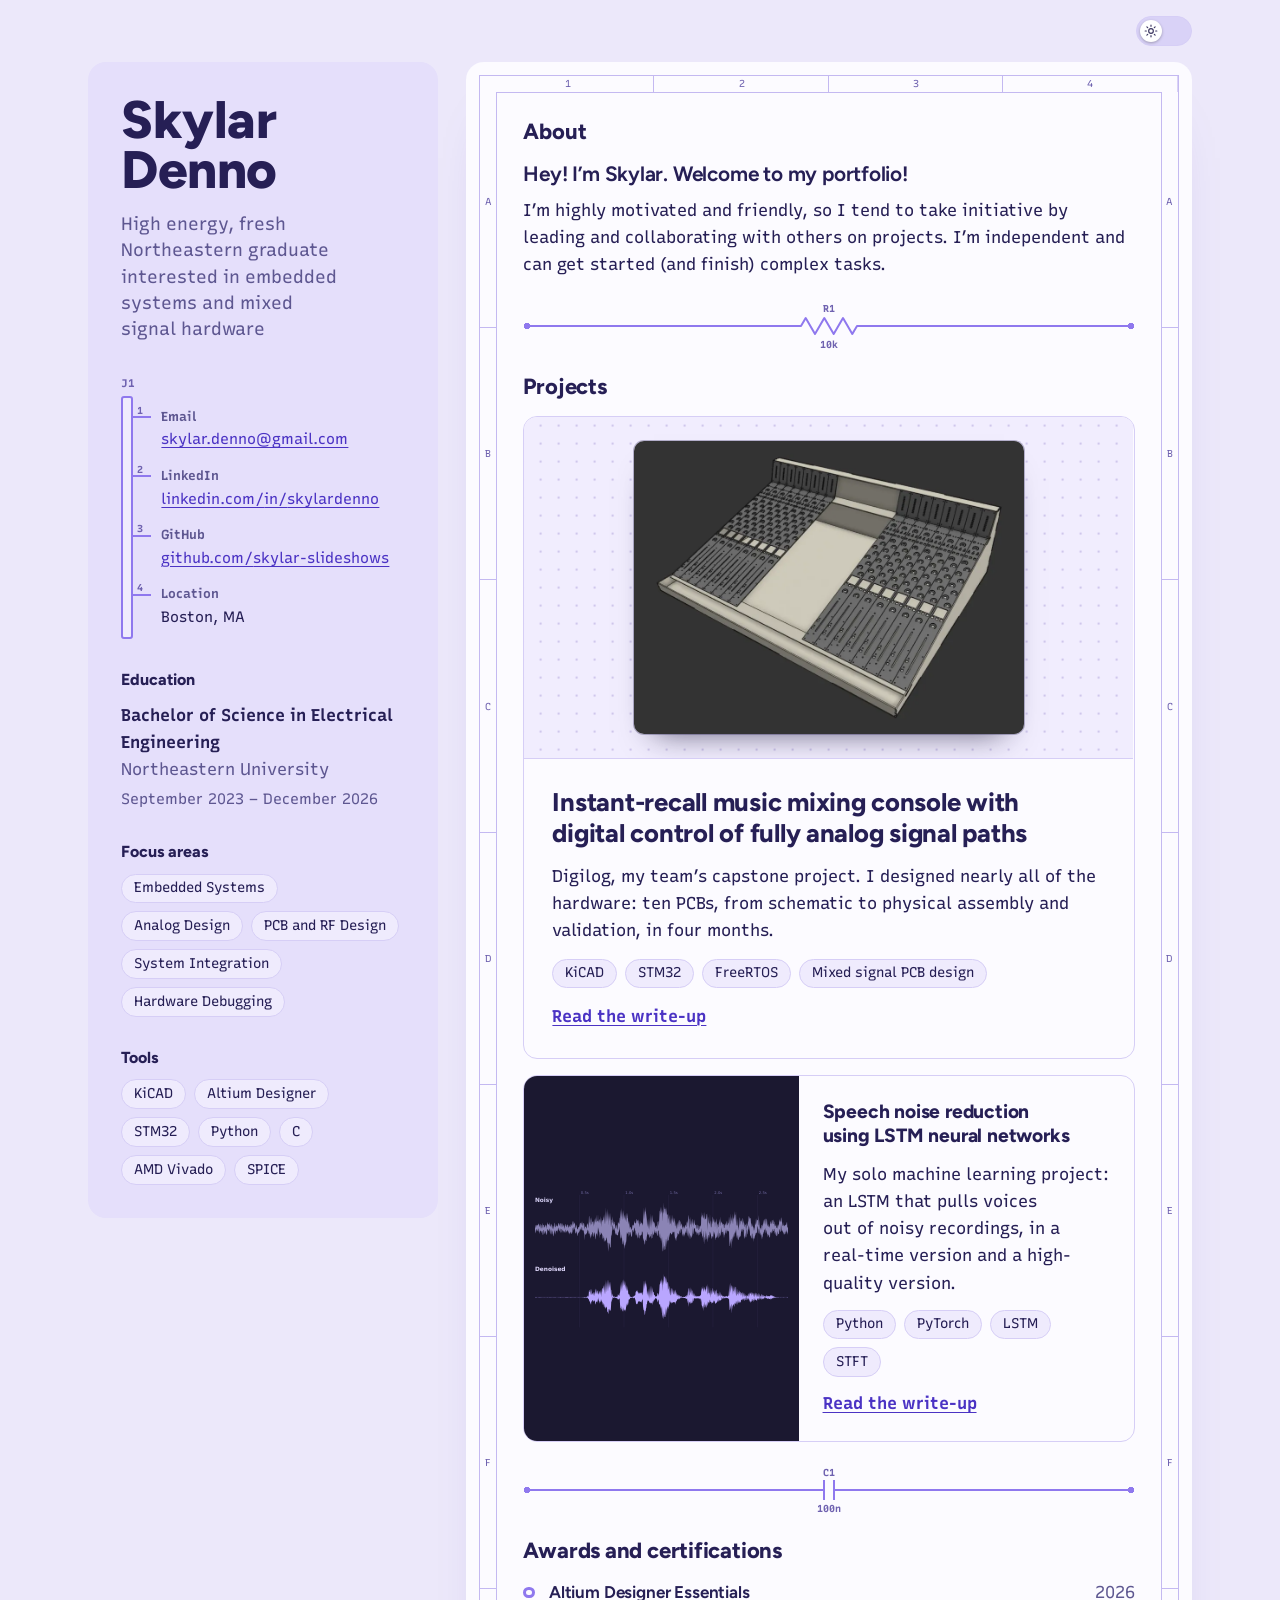
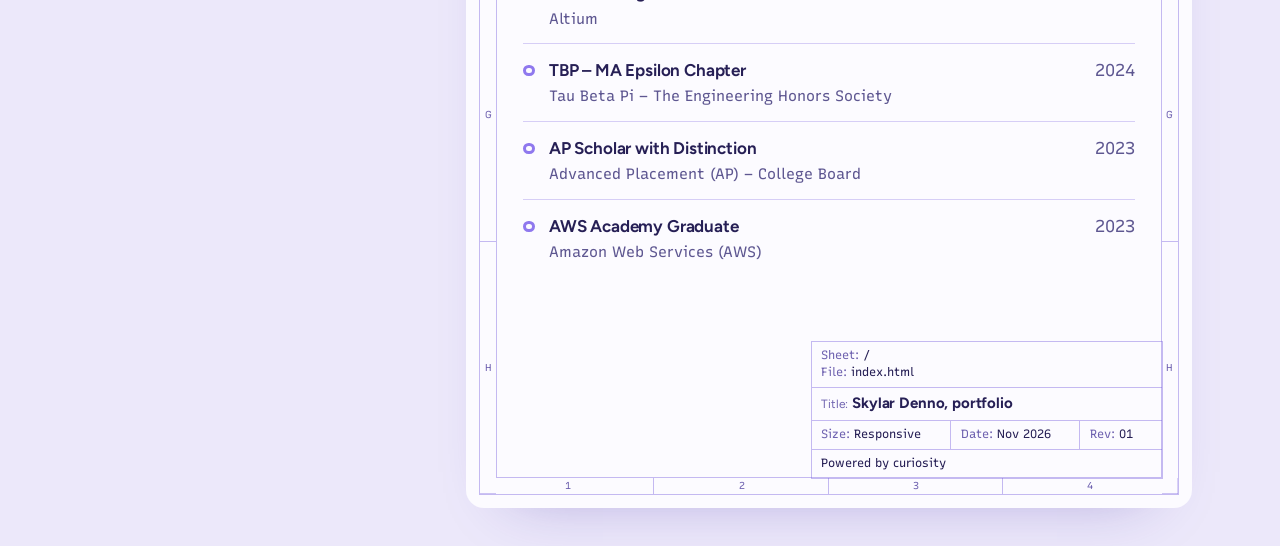
<file: index.html>
<!doctype html>
<html lang="en">
<head>
  <meta charset="utf-8">
  <meta name="viewport" content="width=device-width, initial-scale=1">
  <title>Skylar Denno | Embedded systems and mixed signal hardware</title>
  <meta name="description" content="High energy, fresh Northeastern graduate interested in embedded systems and mixed signal hardware.">
  <link rel="canonical" href="https://skylar.solutions/">
  <meta name="color-scheme" content="light dark">
  <meta name="theme-color" content="#ececef">

  <!-- Apply the saved (or system) theme before first paint -->
  <script>
    (function () {
      var theme;
      try { theme = localStorage.getItem("theme"); } catch (e) {}
      if (theme !== "light" && theme !== "dark") {
        theme = matchMedia("(prefers-color-scheme: dark)").matches ? "dark" : "light";
      }
      document.documentElement.dataset.theme = theme;
    })();
  </script>

  <!-- Link previews (LinkedIn, iMessage, Slack...) -->
  <meta property="og:type" content="website">
  <meta property="og:url" content="https://skylar.solutions/">
  <meta property="og:site_name" content="Skylar Denno">
  <meta property="og:title" content="Skylar Denno">
  <meta property="og:description" content="High energy, fresh Northeastern graduate interested in embedded systems and mixed signal hardware.">
  <meta property="og:image" content="https://skylar.solutions/assets/img/digilog-og.jpg">
  <meta property="og:image:alt" content="3D render of the analog mixing console from Skylar's capstone project">
  <meta name="twitter:card" content="summary_large_image">

  <link rel="icon" href="assets/favicon.svg" type="image/svg+xml">
  <link rel="icon" href="assets/favicon-32.png" sizes="32x32" type="image/png">
  <link rel="apple-touch-icon" href="assets/apple-touch-icon.png">
  <link rel="preconnect" href="https://fonts.googleapis.com">
  <link rel="preconnect" href="https://fonts.gstatic.com" crossorigin>
  <link rel="stylesheet" href="https://fonts.googleapis.com/css2?family=Figtree:wght@400..900&family=Recursive:wght,CASL,MONO@300..1000,0..1,0..1&display=swap">
  <link rel="stylesheet" href="assets/site.css?v=20261109q">
  <script src="assets/site.js?v=20261109q" defer></script>
  <script src="assets/pcb-traces.js?v=20261109q" defer></script>

  <script type="application/ld+json">
  {
    "@context": "https://schema.org",
    "@type": "Person",
    "name": "Skylar Denno",
    "url": "https://skylar.solutions/",
    "email": "mailto:skylar.denno@gmail.com",
    "address": { "@type": "PostalAddress", "addressLocality": "Boston", "addressRegion": "MA", "addressCountry": "US" },
    "alumniOf": { "@type": "CollegeOrUniversity", "name": "Northeastern University" },
    "knowsAbout": ["Embedded systems", "Mixed signal hardware", "PCB design", "Analog design", "STM32"],
    "sameAs": ["https://www.linkedin.com/in/skylardenno/", "https://github.com/skylar-slideshows/"]
  }
  </script>
</head>
<body>
  <a class="skip-link" href="#main">Skip to content</a>

  <div class="topbar">
    <button class="theme-switch" type="button" role="switch" aria-checked="false" aria-label="Dark mode">
      <span class="theme-switch__thumb" aria-hidden="true">
        <svg class="theme-switch__icon theme-switch__sun" viewBox="0 0 24 24" fill="none" stroke="currentColor" stroke-width="2" stroke-linecap="round">
          <circle cx="12" cy="12" r="4"/>
          <path d="M12 2v2M12 20v2M4.93 4.93l1.41 1.41M17.66 17.66l1.41 1.41M2 12h2M20 12h2M6.34 17.66l-1.41 1.41M19.07 4.93l-1.41 1.41"/>
        </svg>
        <svg class="theme-switch__icon theme-switch__moon" viewBox="0 0 24 24">
          <path fill="currentColor" d="M12 3a6 6 0 0 0 9 9 9 9 0 1 1-9-9Z"/>
        </svg>
      </span>
    </button>
  </div>

  <div class="home">

    <!-- Sidebar: who I am and how to reach me -->
    <header class="profile">
      <div>
        <h1 class="profile__name">Skylar Denno</h1>
        <p class="profile__headline">High energy, fresh Northeastern graduate interested in embedded systems and mixed signal hardware</p>
      </div>

      <!-- Drawn as J1, a 4-pin connector (see "Contact list drawn as J1" in site.css) -->
      <dl class="contact">
        <div>
          <dt>Email</dt>
          <dd><a href="mailto:skylar.denno@gmail.com">skylar.denno@gmail.com</a></dd>
        </div>
        <div>
          <dt>LinkedIn</dt>
          <dd><a href="https://www.linkedin.com/in/skylardenno/" target="_blank" rel="noopener me">linkedin.com/<wbr>in/<wbr>skylardenno</a></dd>
        </div>
        <div>
          <dt>GitHub</dt>
          <dd><a href="https://github.com/skylar-slideshows/" target="_blank" rel="noopener me">github.com/<wbr>skylar-slideshows</a></dd>
        </div>
        <div>
          <dt>Location</dt>
          <dd>Boston, MA</dd>
        </div>
      </dl>

      <section aria-labelledby="education-title">
        <h2 class="profile__subhead" id="education-title">Education</h2>
        <p class="edu__degree">Bachelor of Science in Electrical Engineering</p>
        <p class="edu__school">Northeastern University</p>
        <p class="edu__dates">September 2023 – December 2026</p>
      </section>

      <section aria-labelledby="focus-title">
        <h2 class="profile__subhead" id="focus-title">Focus areas</h2>
        <ul class="tags">
          <li class="tag">Embedded Systems</li>
          <li class="tag">Analog Design</li>
          <li class="tag">PCB and RF Design</li>
          <li class="tag">System Integration</li>
          <li class="tag">Hardware Debugging</li>
        </ul>
      </section>

      <section aria-labelledby="tools-title">
        <h2 class="profile__subhead" id="tools-title">Tools</h2>
        <ul class="tags">
          <li class="tag">KiCAD</li>
          <li class="tag">Altium Designer</li>
          <li class="tag">STM32</li>
          <li class="tag">Python</li>
          <li class="tag">C</li>
          <li class="tag">AMD Vivado</li>
          <li class="tag">SPICE</li>
        </ul>
      </section>
    </header>

    <!-- Main content, drawn as schematic sheet "/" -->
    <main class="sheet home-sheet" id="main">
      <div class="sheet-frame" aria-hidden="true"></div>

      <section aria-labelledby="about-title">
        <h2 class="section__title" id="about-title">About</h2>
        <p class="about__hello">Hey! I’m Skylar. Welcome to my portfolio!</p>
        <p>I’m highly motivated and friendly, so I tend to take initiative by leading and collaborating with others on projects. I’m independent and can get started (and finish) complex tasks.</p>
      </section>

      <div class="wire" aria-hidden="true">
        <svg class="wire__part" width="120" height="48" viewBox="0 0 120 48">
          <text x="60" y="10">R1</text>
          <path d="M0 24H32L36.7 16L46 32L55.3 16L64.7 32L74 16L83.3 32L88 24H120"/>
          <text x="60" y="46">10k</text>
        </svg>
      </div>

      <section id="projects" aria-labelledby="projects-title">
        <h2 class="section__title" id="projects-title">Projects</h2>

        <!-- Featured project. Hovering the card draws the PCB traces (assets/pcb-traces.js). -->
        <article class="project-feature" data-pcb-trigger>
          <div class="pcb-stage" data-pcb>
            <div class="pcb-canvas">
              <picture class="pcb-chip">
                <source type="image/webp"
                        srcset="assets/img/digilog-console-900.webp 900w, assets/img/digilog-console.webp 1443w"
                        sizes="(min-width: 960px) 420px, 80vw">
                <img src="assets/img/digilog-console.jpg" width="1443" height="1082" decoding="async"
                     alt="3D render of the mixing console: two banks of eight channel strips with knobs and fader slots, set into a sloped cream-colored desk">
              </picture>
            </div>
          </div>

          <div class="project-feature__body">
            <h3 class="project-feature__title">
              <a href="digilog/">Instant-recall music mixing console with digital control of fully analog signal paths</a>
            </h3>
            <p>Digilog, my team’s capstone project. I designed nearly all of the hardware: ten PCBs, from schematic to physical assembly and validation, in four months.</p>
            <ul class="tags" aria-label="Tools used">
              <li class="tag">KiCAD</li>
              <li class="tag">STM32</li>
              <li class="tag">FreeRTOS</li>
              <li class="tag">Mixed signal PCB design</li>
            </ul>
            <span class="project-feature__more" aria-hidden="true">Read the write-up</span>
          </div>
        </article>

        <!-- Second project. The playhead sweep on hover is pure CSS (site.css). -->
        <article class="project-card">
          <div class="project-card__media">
            <img src="assets/img/denoise/waveform-p232_036.svg" width="1600" height="900" loading="lazy"
                 alt="A noisy speech waveform above the same clip after denoising">
            <span class="project-card__playhead" aria-hidden="true"></span>
          </div>
          <div class="project-card__body">
            <h3 class="project-card__title"><a href="denoise/">Speech noise reduction using LSTM neural networks</a></h3>
            <p>My solo machine learning project: an LSTM that pulls voices out of noisy recordings, in a real-time version and a high-quality version.</p>
            <ul class="tags" aria-label="Tools used">
              <li class="tag">Python</li>
              <li class="tag">PyTorch</li>
              <li class="tag">LSTM</li>
              <li class="tag">STFT</li>
            </ul>
            <span class="project-feature__more" aria-hidden="true">Read the write-up</span>
          </div>
        </article>
      </section>

      <div class="wire" aria-hidden="true">
        <svg class="wire__part" width="120" height="48" viewBox="0 0 120 48">
          <text x="60" y="10">C1</text>
          <path d="M0 24H55M55 14V34M65 14V34M65 24H120"/>
          <text x="60" y="46">100n</text>
        </svg>
      </div>

      <section aria-labelledby="awards-title">
        <h2 class="section__title" id="awards-title">Awards and certifications</h2>
        <ul class="awards">
          <li class="award">
            <span class="award__name">Altium Designer Essentials</span>
            <span class="award__year">2026</span>
            <span class="award__org">Altium</span>
          </li>
          <li class="award">
            <span class="award__name">TBP – MA Epsilon Chapter</span>
            <span class="award__year">2024</span>
            <span class="award__org">Tau Beta Pi – The Engineering Honors Society</span>
          </li>
          <li class="award">
            <span class="award__name">AP Scholar with Distinction</span>
            <span class="award__year">2023</span>
            <span class="award__org">Advanced Placement (AP) – College Board</span>
          </li>
          <li class="award">
            <span class="award__name">AWS Academy Graduate</span>
            <span class="award__year">2023</span>
            <span class="award__org">Amazon Web Services (AWS)</span>
          </li>
        </ul>
      </section>

      <!-- Schematic title block. Update the date and rev when you change the site. -->
      <footer class="title-block" aria-hidden="true">
        <p class="title-block__wide"><span>Sheet:</span> /<br><span>File:</span> index.html</p>
        <p class="title-block__wide title-block__title"><span>Title:</span> Skylar Denno, portfolio</p>
        <p><span>Size:</span> Responsive</p>
        <p><span>Date:</span> Nov 2026</p>
        <p><span>Rev:</span> 01</p>
        <p class="title-block__wide">Powered by curiosity</p>
      </footer>
    </main>
  </div>
</body>
</html>
</file>
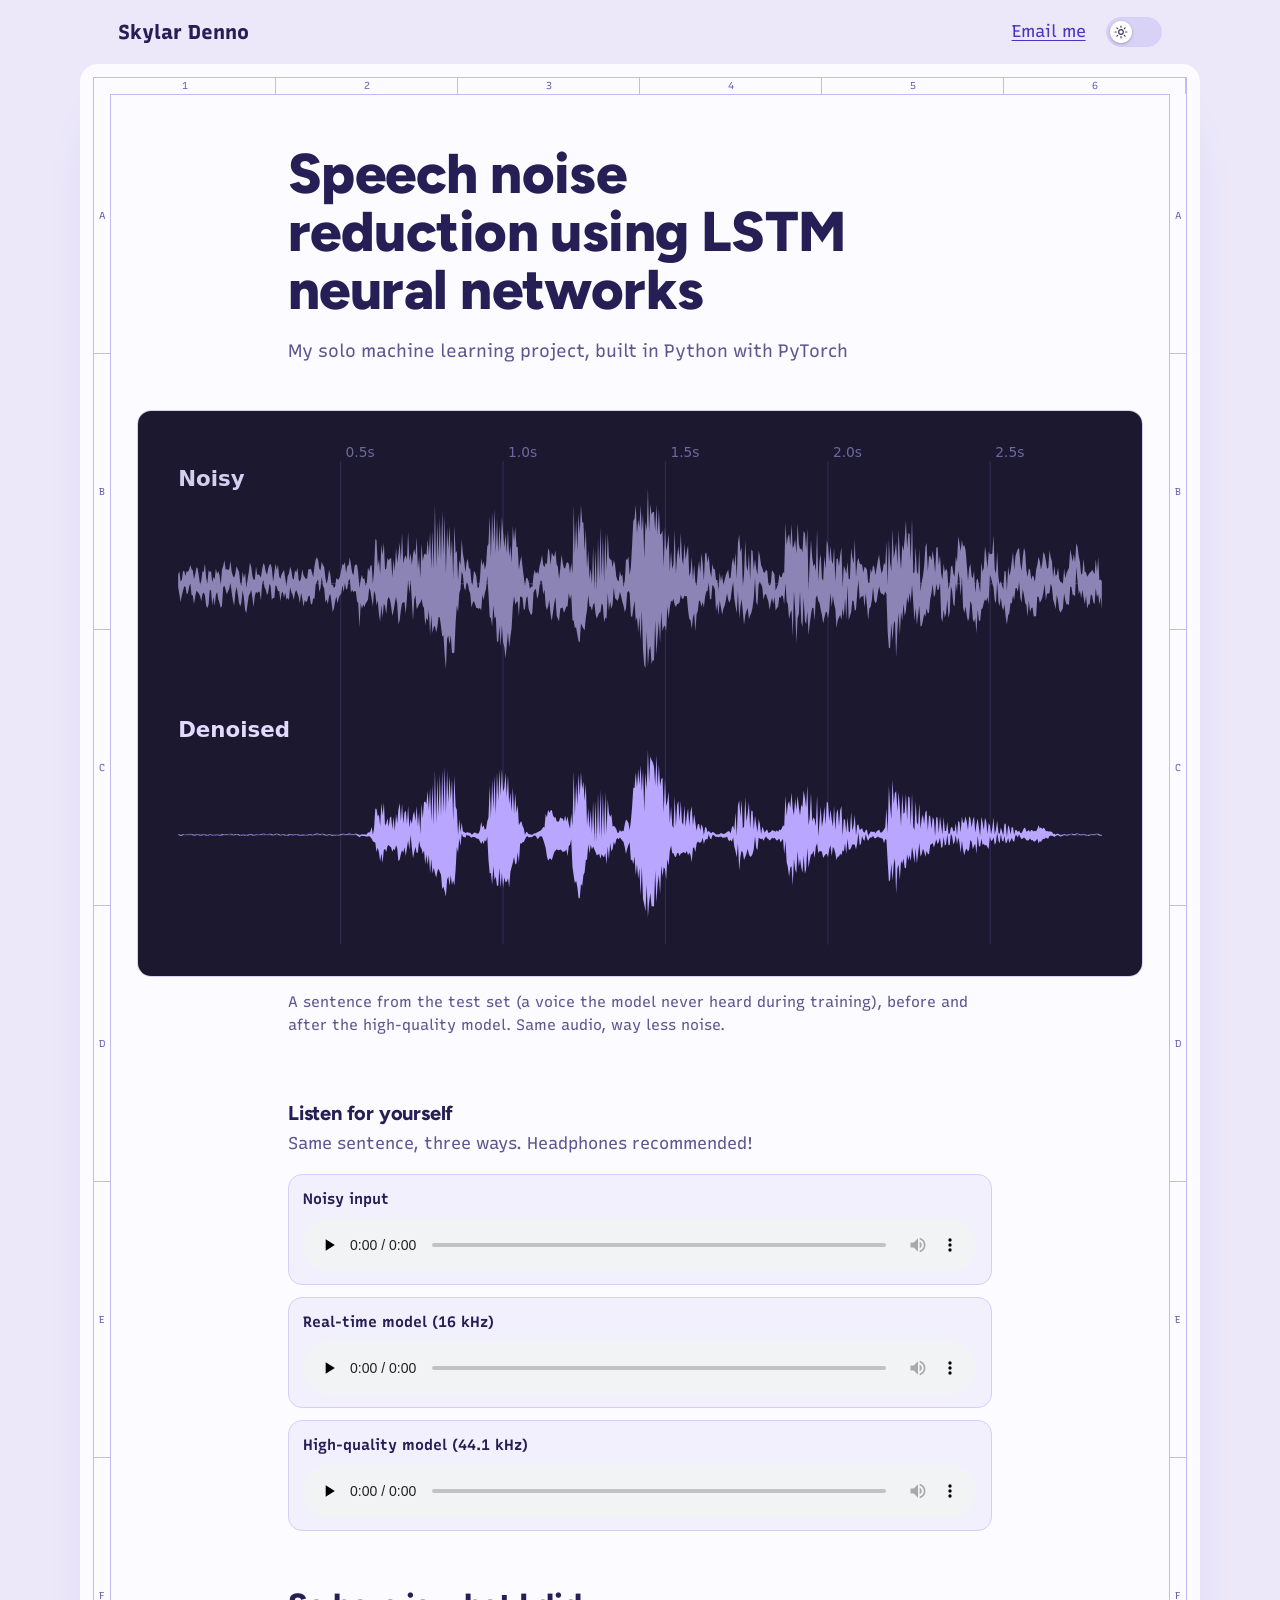
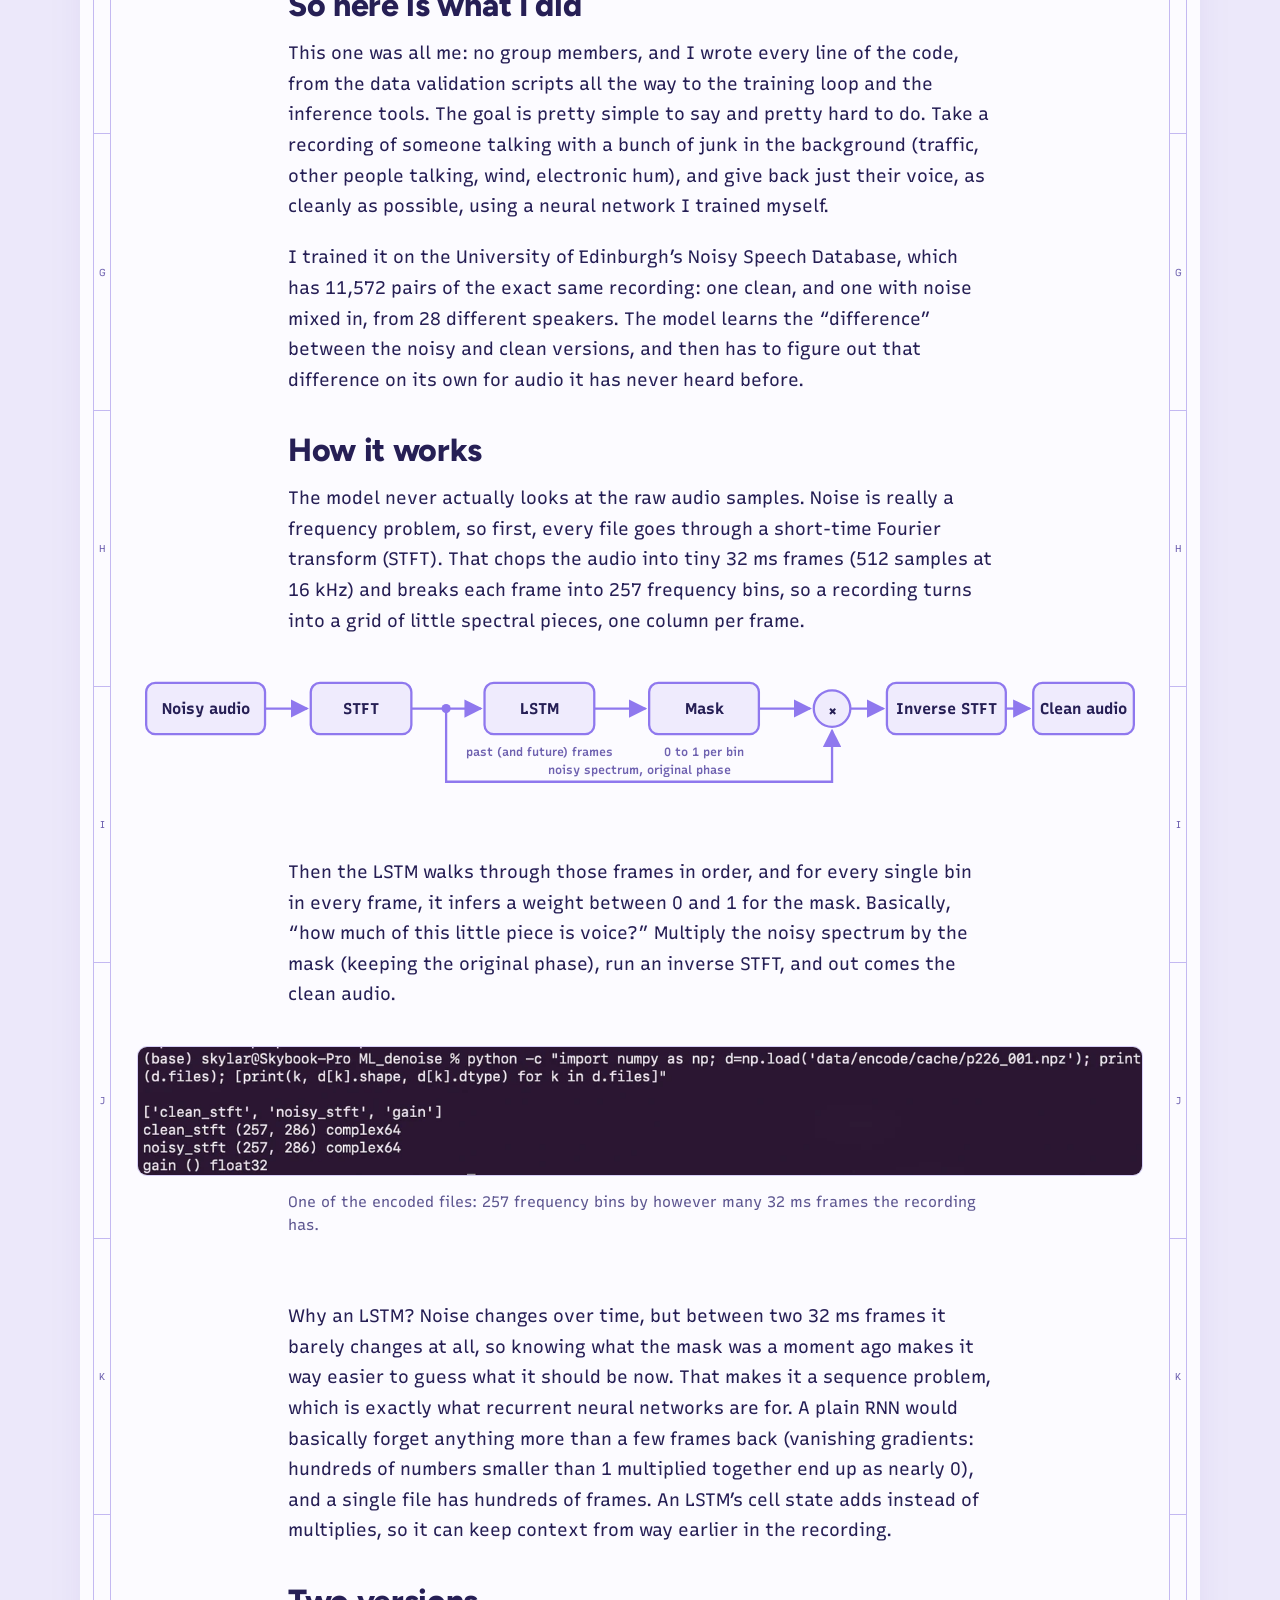
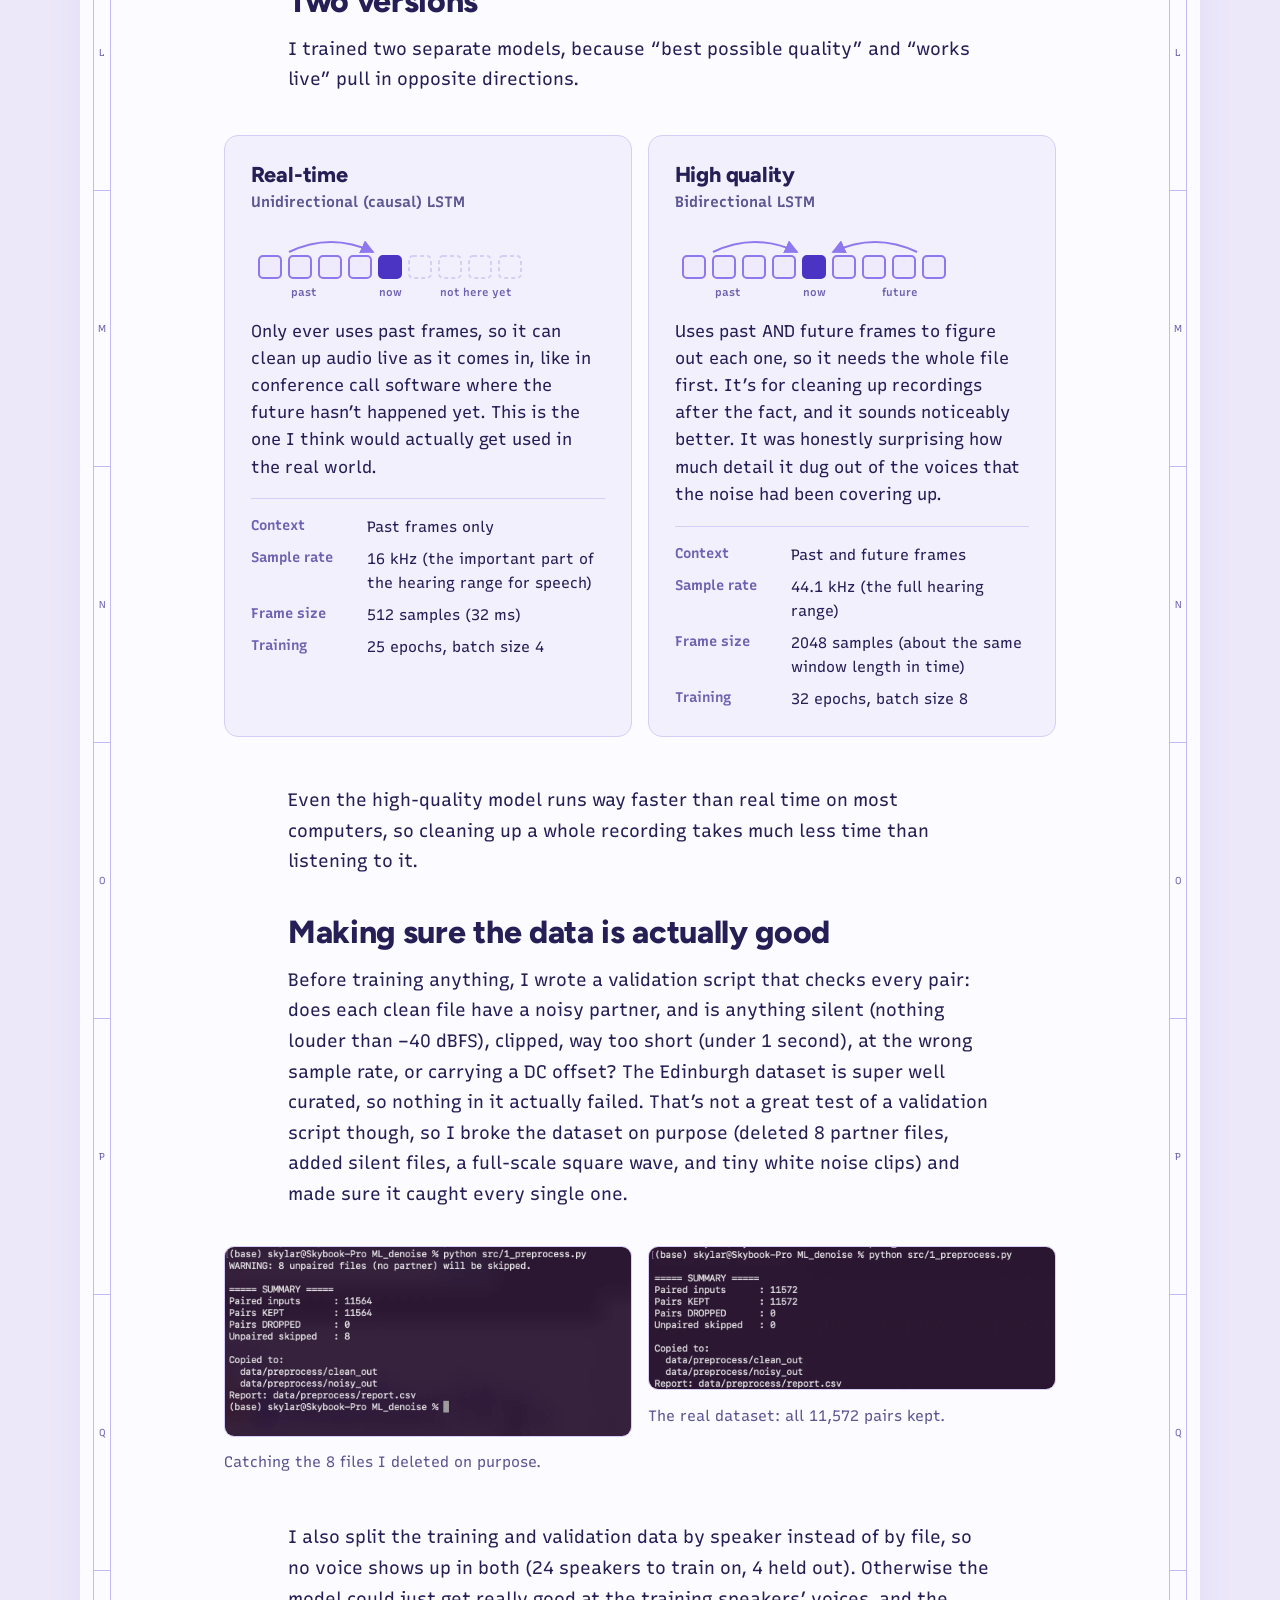
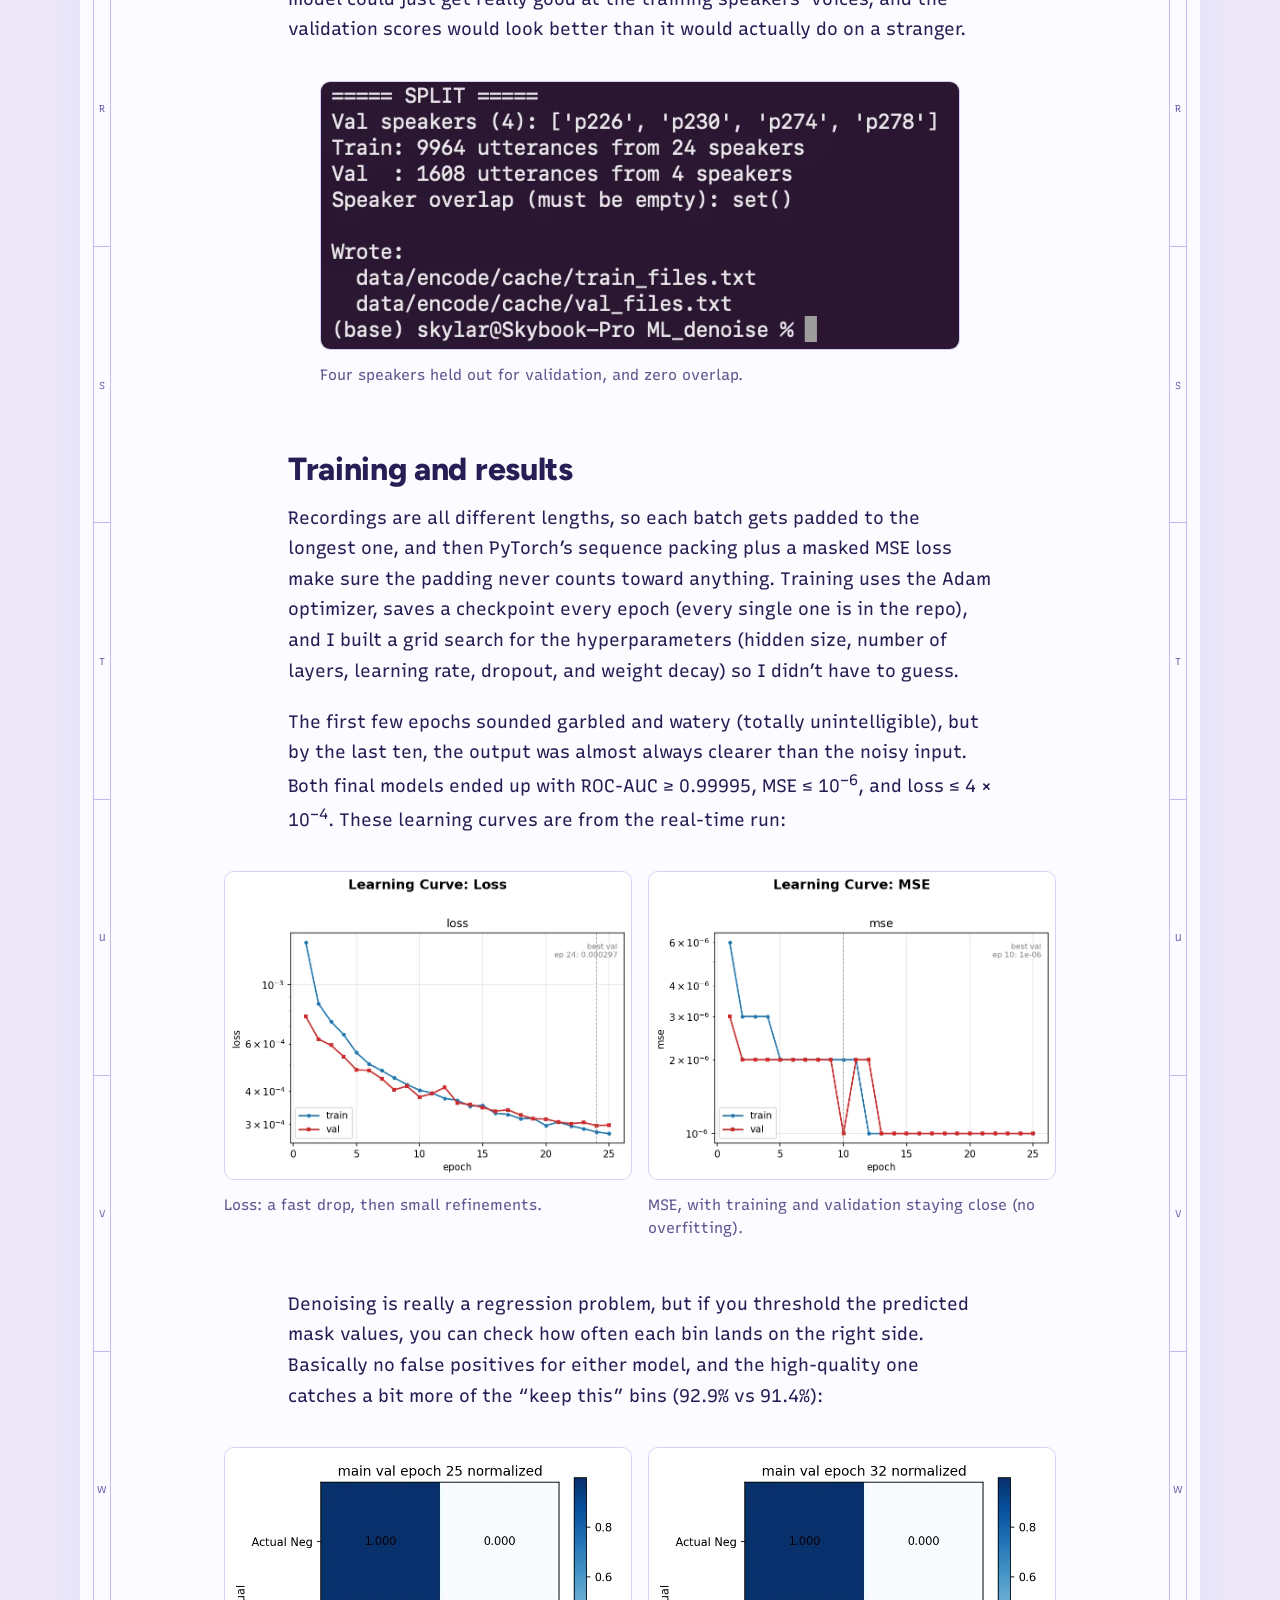
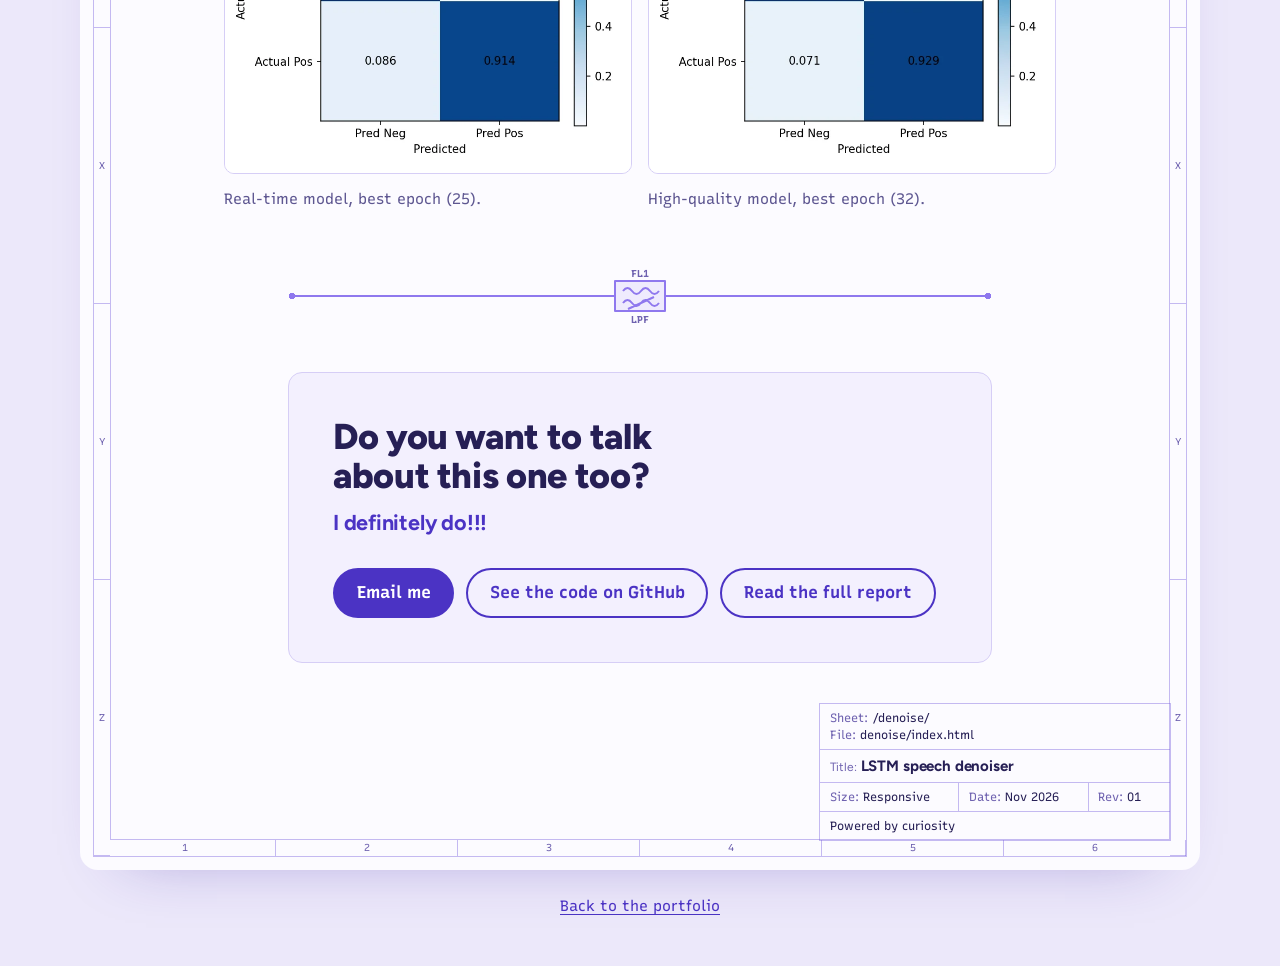
<file: denoise/index.html>
<!doctype html>
<html lang="en">
<head>
  <meta charset="utf-8">
  <meta name="viewport" content="width=device-width, initial-scale=1">
  <title>Speech noise reduction with LSTM neural networks | Skylar Denno</title>
  <meta name="description" content="Skylar Denno’s solo machine learning project: an LSTM that pulls voices out of noisy recordings, in a real-time version and a high-quality version.">
  <link rel="canonical" href="https://skylar.solutions/denoise/">
  <meta name="color-scheme" content="light dark">
  <meta name="theme-color" content="#ece8fa">

  <!-- Apply the saved (or system) theme before first paint -->
  <script>
    (function () {
      var theme;
      try { theme = localStorage.getItem("theme"); } catch (e) {}
      if (theme !== "light" && theme !== "dark") {
        theme = matchMedia("(prefers-color-scheme: dark)").matches ? "dark" : "light";
      }
      document.documentElement.dataset.theme = theme;
    })();
  </script>

  <!-- Link previews (LinkedIn, iMessage, Slack...) -->
  <meta property="og:type" content="article">
  <meta property="og:url" content="https://skylar.solutions/denoise/">
  <meta property="og:site_name" content="Skylar Denno">
  <meta property="og:title" content="Speech noise reduction using LSTM neural networks">
  <meta property="og:description" content="A solo machine learning project: one real-time denoiser and one high-quality one.">
  <meta property="og:image" content="https://skylar.solutions/assets/img/denoise/waveform-p232_036.jpg">
  <meta property="og:image:alt" content="A noisy speech waveform above the same clip after denoising">
  <meta name="twitter:card" content="summary_large_image">

  <link rel="icon" href="../assets/favicon.svg" type="image/svg+xml">
  <link rel="icon" href="../assets/favicon-32.png" sizes="32x32" type="image/png">
  <link rel="apple-touch-icon" href="../assets/apple-touch-icon.png">
  <link rel="preconnect" href="https://fonts.googleapis.com">
  <link rel="preconnect" href="https://fonts.gstatic.com" crossorigin>
  <link rel="stylesheet" href="https://fonts.googleapis.com/css2?family=Figtree:wght@400..900&family=Recursive:wght,CASL,MONO@300..1000,0..1,0..1&display=swap">
  <link rel="stylesheet" href="../assets/site.css?v=20261109q">
  <script src="../assets/site.js?v=20261109q" defer></script>
</head>
<body>
  <a class="skip-link" href="#main">Skip to content</a>

  <header class="site-header">
    <a class="site-header__home" href="../">Skylar Denno</a>
    <div class="site-header__end">
      <a href="mailto:skylar.denno@gmail.com">Email me</a>
      <button class="theme-switch" type="button" role="switch" aria-checked="false" aria-label="Dark mode">
        <span class="theme-switch__thumb" aria-hidden="true">
          <svg class="theme-switch__icon theme-switch__sun" viewBox="0 0 24 24" fill="none" stroke="currentColor" stroke-width="2" stroke-linecap="round">
            <circle cx="12" cy="12" r="4"/>
            <path d="M12 2v2M12 20v2M4.93 4.93l1.41 1.41M17.66 17.66l1.41 1.41M2 12h2M20 12h2M6.34 17.66l-1.41 1.41M19.07 4.93l-1.41 1.41"/>
          </svg>
          <svg class="theme-switch__icon theme-switch__moon" viewBox="0 0 24 24">
            <path fill="currentColor" d="M12 3a6 6 0 0 0 9 9 9 9 0 1 1-9-9Z"/>
          </svg>
        </span>
      </button>
    </div>
  </header>

  <!-- Drawn as schematic sheet "/denoise/" -->
  <main class="sheet article" id="main">
    <div class="sheet-frame" aria-hidden="true"></div>

    <header class="article__intro">
      <h1 class="article__title">Speech noise reduction using LSTM neural networks</h1>
      <p class="article__meta">My solo machine learning project, built in Python with PyTorch</p>
    </header>

    <figure class="article__figure wave-hero">
      <img src="../assets/img/denoise/waveform-p232_036.svg" width="1600" height="900"
           alt="The same 2.8 second sentence twice: on top, a noisy waveform buried in a thick band of noise; below, the denoised version with the same word shapes and flat silence between them">
      <figcaption class="board-figure__caption">A sentence from the test set (a voice the model never heard during training), before and after the high-quality model. Same audio, way less noise.</figcaption>
    </figure>

    <section class="listen" aria-labelledby="listen-title">
      <h2 class="listen__title" id="listen-title">Listen for yourself</h2>
      <p class="listen__lead">Same sentence, three ways. Headphones recommended!</p>
      <div class="listen__grid">
        <figure class="listen__item">
          <figcaption>Noisy input</figcaption>
          <audio controls preload="none" src="../assets/audio/p232_036-noisy.wav"></audio>
        </figure>
        <figure class="listen__item">
          <figcaption>Real-time model (16 kHz)</figcaption>
          <audio controls preload="none" src="../assets/audio/p232_036-realtime-16k.wav"></audio>
        </figure>
        <figure class="listen__item">
          <figcaption>High-quality model (44.1 kHz)</figcaption>
          <audio controls preload="none" src="../assets/audio/p232_036-hq-44k.wav"></audio>
        </figure>
      </div>
    </section>

    <div class="prose">
      <h2>So here is what I did</h2>

      <p>This one was all me: no group members, and I wrote every line of the code, from the data validation scripts all the way to the training loop and the inference tools. The goal is pretty simple to say and pretty hard to do. Take a recording of someone talking with a bunch of junk in the background (traffic, other people talking, wind, electronic hum), and give back just their voice, as cleanly as possible, using a neural network I trained myself.</p>

      <p>I trained it on the University of Edinburgh’s Noisy Speech Database, which has 11,572 pairs of the exact same recording: one clean, and one with noise mixed in, from 28 different speakers. The model learns the “difference” between the noisy and clean versions, and then has to figure out that difference on its own for audio it has never heard before.</p>

      <h2>How it works</h2>

      <p>The model never actually looks at the raw audio samples. Noise is really a frequency problem, so first, every file goes through a short-time Fourier transform (STFT). That chops the audio into tiny 32 ms frames (512 samples at 16 kHz) and breaks each frame into 257 frequency bins, so a recording turns into a grid of little spectral pieces, one column per frame.</p>
    </div>

    <figure class="article__figure pipeline">
      <svg class="pipeline__svg" viewBox="0 40 1100 132" role="img" aria-labelledby="pipe-title">
        <title id="pipe-title">Noisy audio goes into a short-time Fourier transform. The LSTM turns those frames into a mask with a weight from 0 to 1 per frequency bin, which multiplies the noisy spectrum. An inverse STFT turns the result back into clean audio.</title>
        <defs>
          <marker id="pipe-head" viewBox="0 0 10 10" refX="9" refY="5" markerWidth="8" markerHeight="8" orient="auto-start-reverse">
            <path d="M0 0L10 5L0 10Z" fill="currentColor"/>
          </marker>
        </defs>
        <g class="pipe-wire">
          <path d="M140 80H186" marker-end="url(#pipe-head)"/>
          <path d="M300 80H376" marker-end="url(#pipe-head)"/>
          <path d="M500 80H556" marker-end="url(#pipe-head)"/>
          <path d="M680 80H736" marker-end="url(#pipe-head)"/>
          <path d="M780 80H816" marker-end="url(#pipe-head)"/>
          <path d="M950 80H976" marker-end="url(#pipe-head)"/>
          <path d="M338 80V160H760V104" marker-end="url(#pipe-head)"/>
        </g>
        <circle class="pipe-dot" cx="338" cy="80" r="5"/>
        <g class="pipe-box">
          <rect x="10" y="52" width="130" height="56" rx="10"/>
          <rect x="190" y="52" width="110" height="56" rx="10"/>
          <rect x="380" y="52" width="120" height="56" rx="10"/>
          <rect x="560" y="52" width="120" height="56" rx="10"/>
          <circle cx="760" cy="80" r="20"/>
          <rect x="820" y="52" width="130" height="56" rx="10"/>
          <rect x="980" y="52" width="110" height="56" rx="10"/>
        </g>
        <g class="pipe-text">
          <text x="75" y="86">Noisy audio</text>
          <text x="245" y="86">STFT</text>
          <text x="440" y="86">LSTM</text>
          <text x="620" y="86">Mask</text>
          <text x="760" y="88">&#215;</text>
          <text x="885" y="86">Inverse STFT</text>
          <text x="1035" y="86">Clean audio</text>
        </g>
        <g class="pipe-note">
          <text x="440" y="132">past (and future) frames</text>
          <text x="620" y="132">0 to 1 per bin</text>
          <text x="549" y="152">noisy spectrum, original phase</text>
        </g>
      </svg>
    </figure>

    <div class="prose">
      <p>Then the LSTM walks through those frames in order, and for every single bin in every frame, it infers a weight between 0 and 1 for the mask. Basically, “how much of this little piece is voice?” Multiply the noisy spectrum by the mask (keeping the original phase), run an inverse STFT, and out comes the clean audio.</p>
    </div>

    <figure class="article__figure shot">
      <picture><source type="image/webp" srcset="../assets/img/denoise/encode.webp"><img class="shot__img" src="../assets/img/denoise/encode.png" width="1400" height="179" loading="lazy" alt="Terminal output showing an encoded file’s array shape: 257 frequency bins by its number of time frames"></picture>
      <figcaption class="board-figure__caption">One of the encoded files: 257 frequency bins by however many 32 ms frames the recording has.</figcaption>
    </figure>

    <div class="prose">
      <p>Why an LSTM? Noise changes over time, but between two 32 ms frames it barely changes at all, so knowing what the mask was a moment ago makes it way easier to guess what it should be now. That makes it a sequence problem, which is exactly what recurrent neural networks are for. A plain RNN would basically forget anything more than a few frames back (vanishing gradients: hundreds of numbers smaller than 1 multiplied together end up as nearly 0), and a single file has hundreds of frames. An LSTM’s cell state adds instead of multiplies, so it can keep context from way earlier in the recording.</p>

      <h2>Two versions</h2>

      <p>I trained two separate models, because “best possible quality” and “works live” pull in opposite directions.</p>
    </div>

    <div class="versions">
      <section class="version" aria-labelledby="v-rt">
        <h3 class="version__title" id="v-rt">Real-time</h3>
        <p class="version__kind">Unidirectional (causal) LSTM</p>
        <svg class="ctx" viewBox="0 0 280 72" aria-hidden="true"><defs><marker id="ctx-head" viewBox="0 0 8 8" refX="7" refY="4" markerWidth="7" markerHeight="7" orient="auto-start-reverse"><path d="M0 0L8 4L0 8Z" fill="currentColor"/></marker></defs><rect class="ctx-frame ctx-frame--used" x="8" y="26" width="22" height="22" rx="4"/><rect class="ctx-frame ctx-frame--used" x="38" y="26" width="22" height="22" rx="4"/><rect class="ctx-frame ctx-frame--used" x="68" y="26" width="22" height="22" rx="4"/><rect class="ctx-frame ctx-frame--used" x="98" y="26" width="22" height="22" rx="4"/><rect class="ctx-frame ctx-frame--now" x="128" y="26" width="22" height="22" rx="4"/><rect class="ctx-frame ctx-frame--unknown" x="158" y="26" width="22" height="22" rx="4"/><rect class="ctx-frame ctx-frame--unknown" x="188" y="26" width="22" height="22" rx="4"/><rect class="ctx-frame ctx-frame--unknown" x="218" y="26" width="22" height="22" rx="4"/><rect class="ctx-frame ctx-frame--unknown" x="248" y="26" width="22" height="22" rx="4"/><path class="ctx-arrow" d="M38 22 Q80 2 122 22" marker-end="url(#ctx-head)"/><text x="53" y="66">past</text><text x="139" y="66">now</text><text x="225" y="66">not here yet</text></svg>
        <p>Only ever uses past frames, so it can clean up audio live as it comes in, like in conference call software where the future hasn’t happened yet. This is the one I think would actually get used in the real world.</p>
        <dl class="version__specs">
          <div><dt>Context</dt><dd>Past frames only</dd></div>
          <div><dt>Sample rate</dt><dd>16 kHz (the important part of the hearing range for speech)</dd></div>
          <div><dt>Frame size</dt><dd>512 samples (32 ms)</dd></div>
          <div><dt>Training</dt><dd>25 epochs, batch size 4</dd></div>
        </dl>
      </section>
      <section class="version" aria-labelledby="v-hq">
        <h3 class="version__title" id="v-hq">High quality</h3>
        <p class="version__kind">Bidirectional LSTM</p>
        <svg class="ctx" viewBox="0 0 280 72" aria-hidden="true"><defs><marker id="ctx-head-2" viewBox="0 0 8 8" refX="7" refY="4" markerWidth="7" markerHeight="7" orient="auto-start-reverse"><path d="M0 0L8 4L0 8Z" fill="currentColor"/></marker></defs><rect class="ctx-frame ctx-frame--used" x="8" y="26" width="22" height="22" rx="4"/><rect class="ctx-frame ctx-frame--used" x="38" y="26" width="22" height="22" rx="4"/><rect class="ctx-frame ctx-frame--used" x="68" y="26" width="22" height="22" rx="4"/><rect class="ctx-frame ctx-frame--used" x="98" y="26" width="22" height="22" rx="4"/><rect class="ctx-frame ctx-frame--now" x="128" y="26" width="22" height="22" rx="4"/><rect class="ctx-frame ctx-frame--used" x="158" y="26" width="22" height="22" rx="4"/><rect class="ctx-frame ctx-frame--used" x="188" y="26" width="22" height="22" rx="4"/><rect class="ctx-frame ctx-frame--used" x="218" y="26" width="22" height="22" rx="4"/><rect class="ctx-frame ctx-frame--used" x="248" y="26" width="22" height="22" rx="4"/><path class="ctx-arrow" d="M38 22 Q80 2 122 22" marker-end="url(#ctx-head-2)"/><path class="ctx-arrow" d="M242 22 Q200 2 158 22" marker-end="url(#ctx-head-2)"/><text x="53" y="66">past</text><text x="139" y="66">now</text><text x="225" y="66">future</text></svg>
        <p>Uses past AND future frames to figure out each one, so it needs the whole file first. It’s for cleaning up recordings after the fact, and it sounds noticeably better. It was honestly surprising how much detail it dug out of the voices that the noise had been covering up.</p>
        <dl class="version__specs">
          <div><dt>Context</dt><dd>Past and future frames</dd></div>
          <div><dt>Sample rate</dt><dd>44.1 kHz (the full hearing range)</dd></div>
          <div><dt>Frame size</dt><dd>2048 samples (about the same window length in time)</dd></div>
          <div><dt>Training</dt><dd>32 epochs, batch size 8</dd></div>
        </dl>
      </section>
    </div>

    <div class="prose">
      <p>Even the high-quality model runs way faster than real time on most computers, so cleaning up a whole recording takes much less time than listening to it.</p>

      <h2>Making sure the data is actually good</h2>

      <p>Before training anything, I wrote a validation script that checks every pair: does each clean file have a noisy partner, and is anything silent (nothing louder than &minus;40 dBFS), clipped, way too short (under 1 second), at the wrong sample rate, or carrying a DC offset? The Edinburgh dataset is super well curated, so nothing in it actually failed. That’s not a great test of a validation script though, so I broke the dataset on purpose (deleted 8 partner files, added silent files, a full-scale square wave, and tiny white noise clips) and made sure it caught every single one.</p>
    </div>

    <div class="figure-pair">
      <figure class="shot">
        <picture><source type="image/webp" srcset="../assets/img/denoise/unpaired.webp"><img class="shot__img" src="../assets/img/denoise/unpaired.png" width="1034" height="482" loading="lazy" alt="Terminal output warning that 8 unpaired files with no partner will be skipped"></picture>
        <figcaption class="board-figure__caption">Catching the 8 files I deleted on purpose.</figcaption>
      </figure>
      <figure class="shot">
        <picture><source type="image/webp" srcset="../assets/img/denoise/ideal.webp"><img class="shot__img" src="../assets/img/denoise/ideal.png" width="1034" height="364" loading="lazy" alt="Terminal summary for the real dataset: 11,572 paired inputs, 11,572 kept, 0 dropped"></picture>
        <figcaption class="board-figure__caption">The real dataset: all 11,572 pairs kept.</figcaption>
      </figure>
    </div>

    <div class="prose">
      <p>I also split the training and validation data by speaker instead of by file, so no voice shows up in both (24 speakers to train on, 4 held out). Otherwise the model could just get really good at the training speakers’ voices, and the validation scores would look better than it would actually do on a stranger.</p>
    </div>

    <figure class="article__figure shot shot--narrow">
      <picture><source type="image/webp" srcset="../assets/img/denoise/split.webp"><img class="shot__img" src="../assets/img/denoise/split.png" width="736" height="308" loading="lazy" alt="Terminal output: 4 validation speakers, 9964 training utterances from 24 speakers, 1608 validation utterances, and an empty speaker overlap"></picture>
      <figcaption class="board-figure__caption">Four speakers held out for validation, and zero overlap.</figcaption>
    </figure>

    <div class="prose">
      <h2>Training and results</h2>

      <p>Recordings are all different lengths, so each batch gets padded to the longest one, and then PyTorch’s sequence packing plus a masked MSE loss make sure the padding never counts toward anything. Training uses the Adam optimizer, saves a checkpoint every epoch (every single one is in the repo), and I built a grid search for the hyperparameters (hidden size, number of layers, learning rate, dropout, and weight decay) so I didn’t have to guess.</p>

      <p>The first few epochs sounded garbled and watery (totally unintelligible), but by the last ten, the output was almost always clearer than the noisy input. Both final models ended up with ROC-AUC &ge; 0.99995, MSE &le; 10<sup>&minus;6</sup>, and loss &le; 4 &times; 10<sup>&minus;4</sup>. These learning curves are from the real-time run:</p>
    </div>

    <div class="figure-pair">
      <figure class="shot">
        <picture><source type="image/webp" srcset="../assets/img/denoise/loss.webp"><img class="shot__img" src="../assets/img/denoise/loss.png" width="883" height="667" loading="lazy" alt="Learning curve: training and validation loss dropping quickly, then flattening out over 25 epochs"></picture>
        <figcaption class="board-figure__caption">Loss: a fast drop, then small refinements.</figcaption>
      </figure>
      <figure class="shot">
        <picture><source type="image/webp" srcset="../assets/img/denoise/mse.webp"><img class="shot__img" src="../assets/img/denoise/mse.png" width="883" height="667" loading="lazy" alt="Learning curve: training and validation mean squared error over 25 epochs"></picture>
        <figcaption class="board-figure__caption">MSE, with training and validation staying close (no overfitting).</figcaption>
      </figure>
    </div>

    <div class="prose">
      <p>Denoising is really a regression problem, but if you threshold the predicted mask values, you can check how often each bin lands on the right side. Basically no false positives for either model, and the high-quality one catches a bit more of the “keep this” bins (92.9% vs 91.4%):</p>
    </div>

    <div class="figure-pair">
      <figure class="shot">
        <picture><source type="image/webp" srcset="../assets/img/denoise/confusion-realtime.webp"><img class="shot__img" src="../assets/img/denoise/confusion-realtime.png" width="750" height="600" loading="lazy" alt="Normalized confusion matrix for the real-time model at epoch 25: 1.000 true negatives, 0.914 true positives"></picture>
        <figcaption class="board-figure__caption">Real-time model, best epoch (25).</figcaption>
      </figure>
      <figure class="shot">
        <picture><source type="image/webp" srcset="../assets/img/denoise/confusion-hq.webp"><img class="shot__img" src="../assets/img/denoise/confusion-hq.png" width="750" height="600" loading="lazy" alt="Normalized confusion matrix for the high-quality model at epoch 32: 1.000 true negatives, 0.929 true positives"></picture>
        <figcaption class="board-figure__caption">High-quality model, best epoch (32).</figcaption>
      </figure>
    </div>

    <!-- A low-pass filter, for a denoiser -->
    <div class="wire" aria-hidden="true">
      <svg class="wire__part" width="140" height="56" viewBox="0 0 140 56">
        <text x="70" y="9">FL1</text>
        <path d="M0 28H45M95 28H140"/>
        <path class="wire__fill" d="M45 13H95V43H45Z"/>
        <path d="M53 23q4.5-6 9 0t9 0t9 0t9 0M53 35q4.5-6 9 0t9 0t9 0t9 0M58 41L84 29"/>
        <text x="70" y="55">LPF</text>
      </svg>
    </div>

    <section class="talk" aria-labelledby="talk-title">
      <h2 class="talk__title" id="talk-title">Do you want to talk about this one too?</h2>
      <p class="talk__text">I definitely do!!!</p>
      <div class="talk__actions">
        <a class="button" href="mailto:skylar.denno@gmail.com?subject=Your%20speech%20denoiser">Email me</a>
        <a class="button button--quiet" href="https://github.com/skylar-slideshows/ML_denoise" target="_blank" rel="noopener">See the code on GitHub</a>
        <a class="button button--quiet" href="https://github.com/skylar-slideshows/ML_denoise/blob/main/FINAL_REPORT.pdf" target="_blank" rel="noopener">Read the full report</a>
      </div>
    </section>

    <!-- Schematic title block. Update the date and rev when you change the page. -->
    <footer class="title-block" aria-hidden="true">
      <p class="title-block__wide"><span>Sheet:</span> /denoise/<br><span>File:</span> denoise/index.html</p>
      <p class="title-block__wide title-block__title"><span>Title:</span> LSTM speech denoiser</p>
      <p><span>Size:</span> Responsive</p>
      <p><span>Date:</span> Nov 2026</p>
      <p><span>Rev:</span> 01</p>
      <p class="title-block__wide">Powered by curiosity</p>
    </footer>
  </main>

  <footer class="site-footer">
    <a href="../">Back to the portfolio</a>
  </footer>
</body>
</html>
</file>
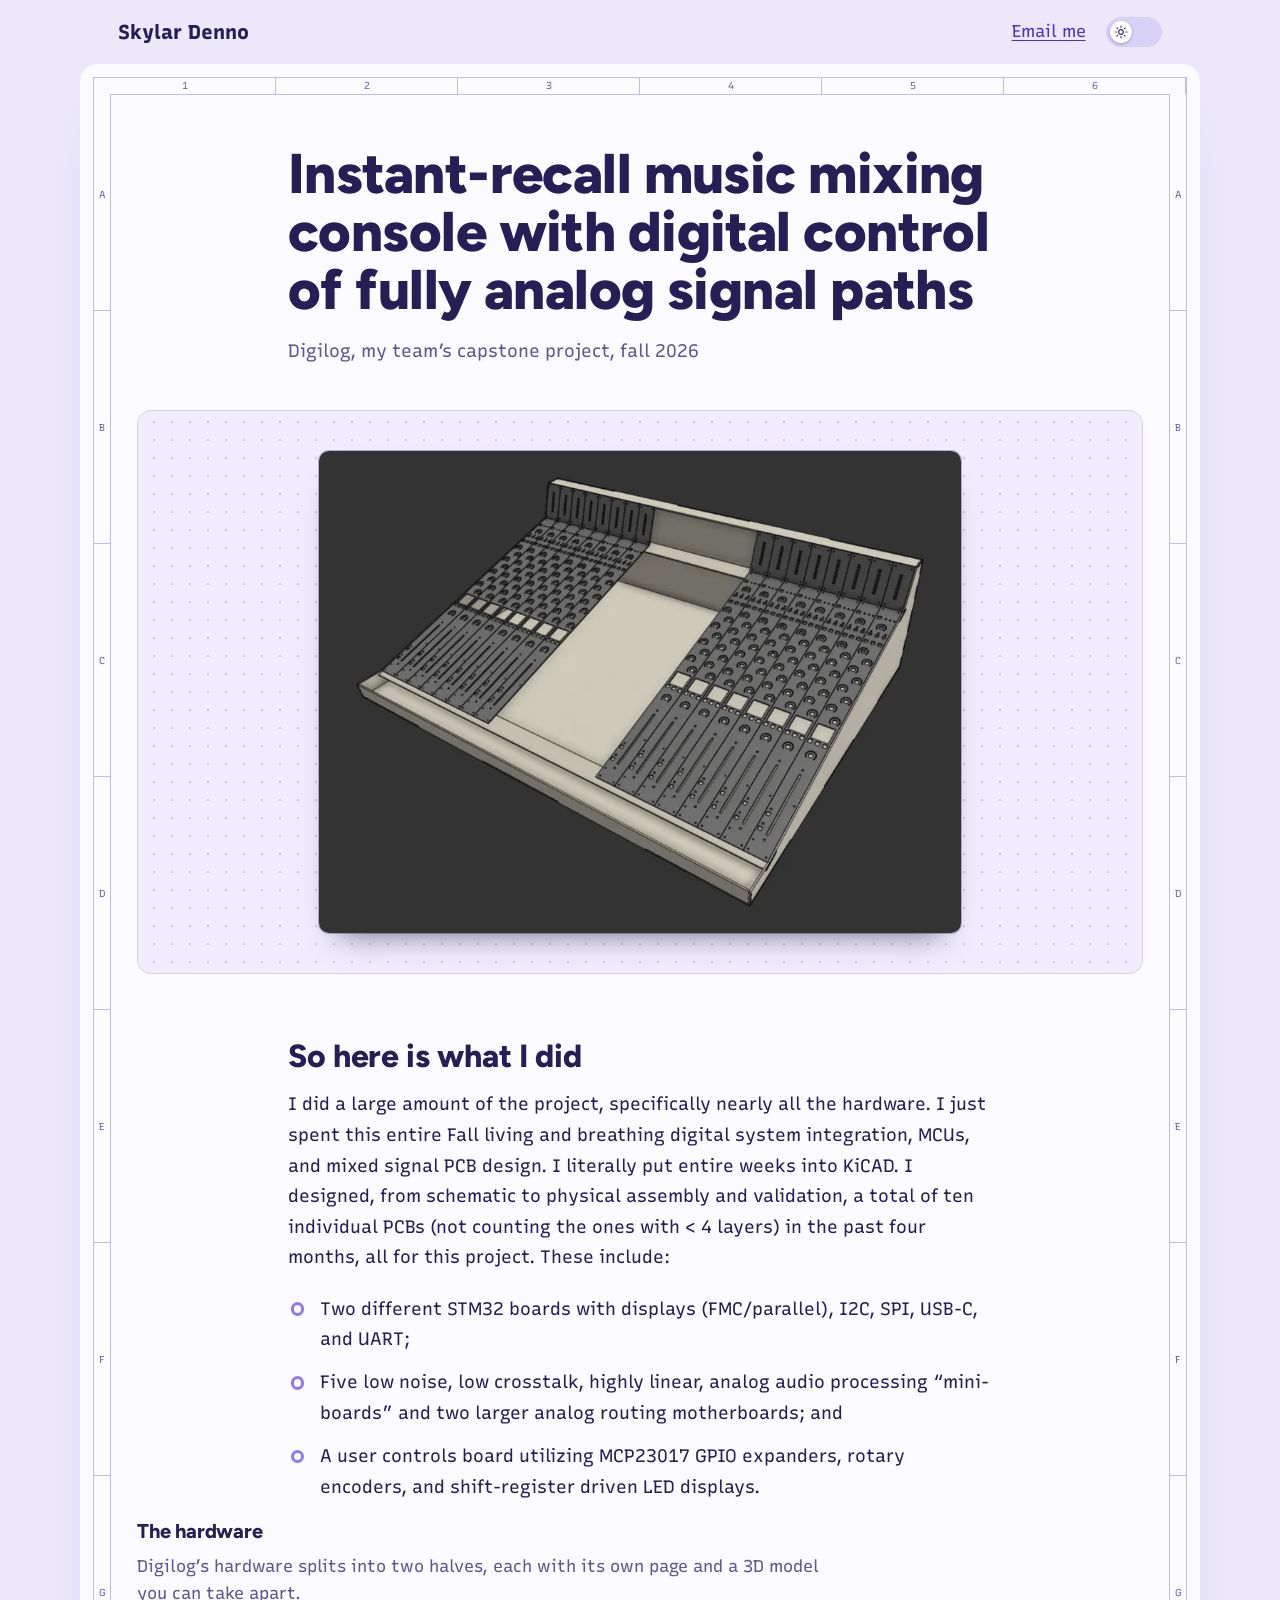
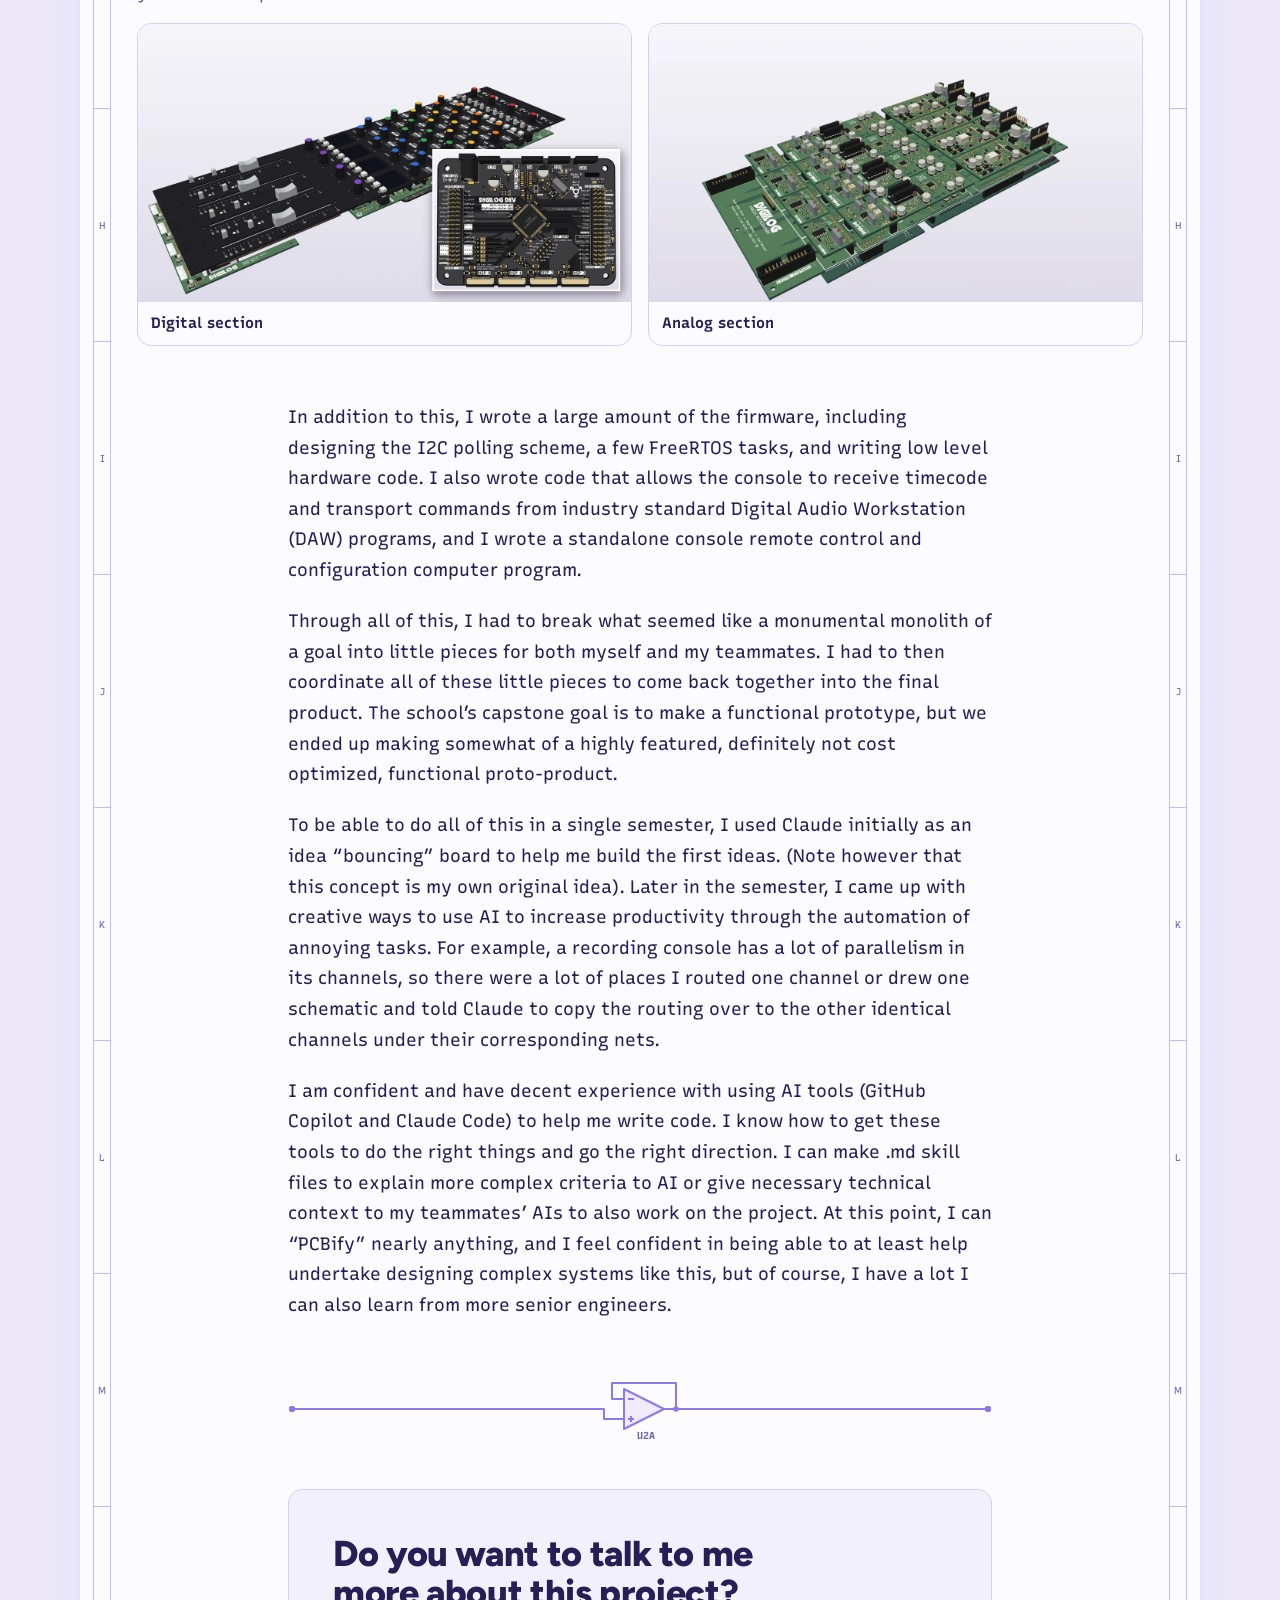
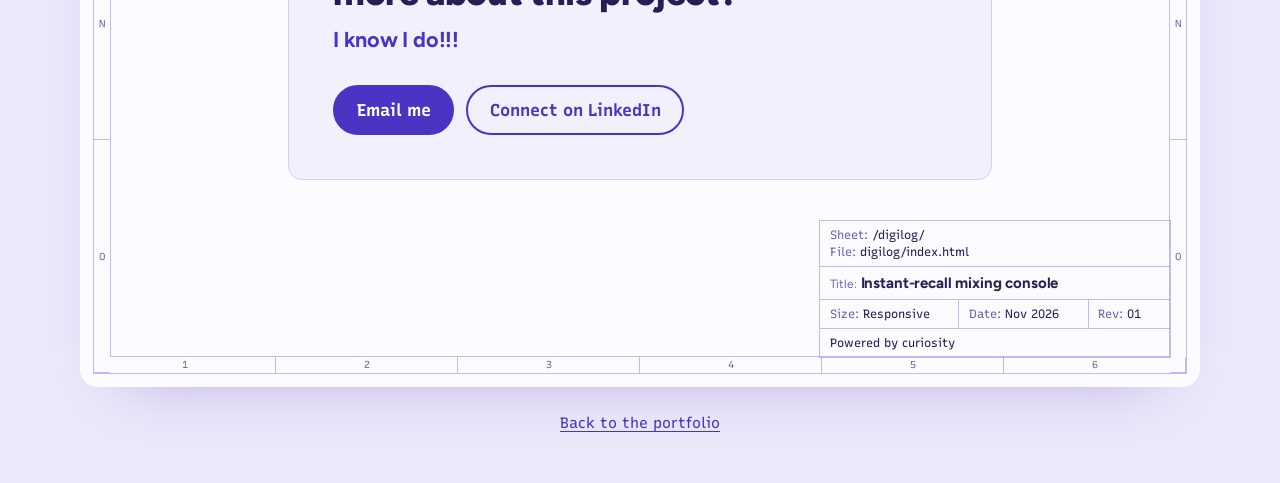
<file: digilog/index.html>
<!doctype html>
<html lang="en">
<head>
  <meta charset="utf-8">
  <meta name="viewport" content="width=device-width, initial-scale=1">
  <title>Digilog: instant-recall mixing console | Skylar Denno</title>
  <meta name="description" content="An instant-recall music mixing console with digital control of fully analog signal paths. Skylar Denno’s team capstone project.">
  <link rel="canonical" href="https://skylar.solutions/digilog/">
  <meta name="color-scheme" content="light dark">
  <meta name="theme-color" content="#ececef">

  <!-- Apply the saved (or system) theme before first paint -->
  <script>
    (function () {
      var theme;
      try { theme = localStorage.getItem("theme"); } catch (e) {}
      if (theme !== "light" && theme !== "dark") {
        theme = matchMedia("(prefers-color-scheme: dark)").matches ? "dark" : "light";
      }
      document.documentElement.dataset.theme = theme;
    })();
  </script>

  <!-- Link previews (LinkedIn, iMessage, Slack...) -->
  <meta property="og:type" content="article">
  <meta property="og:url" content="https://skylar.solutions/digilog/">
  <meta property="og:site_name" content="Skylar Denno">
  <meta property="og:title" content="Instant-recall music mixing console with digital control of fully analog signal paths">
  <meta property="og:description" content="Skylar Denno’s team capstone project: ten PCBs, firmware, and entire weeks in KiCAD.">
  <meta property="og:image" content="https://skylar.solutions/assets/img/digilog-og.jpg">
  <meta property="og:image:alt" content="3D render of the mixing console">
  <meta name="twitter:card" content="summary_large_image">

  <link rel="icon" href="../assets/favicon.svg" type="image/svg+xml">
  <link rel="icon" href="../assets/favicon-32.png" sizes="32x32" type="image/png">
  <link rel="apple-touch-icon" href="../assets/apple-touch-icon.png">
  <link rel="preconnect" href="https://fonts.googleapis.com">
  <link rel="preconnect" href="https://fonts.gstatic.com" crossorigin>
  <link rel="stylesheet" href="https://fonts.googleapis.com/css2?family=Figtree:wght@400..900&family=Recursive:wght,CASL,MONO@300..1000,0..1,0..1&display=swap">
  <link rel="stylesheet" href="../assets/site.css?v=20261109q">
  <script src="../assets/site.js?v=20261109q" defer></script>
  <script src="../assets/pcb-traces.js?v=20261109q" defer></script>
  <script src="../assets/board-viewer.js?v=20261109q" defer></script>
</head>
<body>
  <a class="skip-link" href="#main">Skip to content</a>

  <header class="site-header">
    <a class="site-header__home" href="../">Skylar Denno</a>
    <div class="site-header__end">
      <a href="mailto:skylar.denno@gmail.com">Email me</a>
      <button class="theme-switch" type="button" role="switch" aria-checked="false" aria-label="Dark mode">
        <span class="theme-switch__thumb" aria-hidden="true">
          <svg class="theme-switch__icon theme-switch__sun" viewBox="0 0 24 24" fill="none" stroke="currentColor" stroke-width="2" stroke-linecap="round">
            <circle cx="12" cy="12" r="4"/>
            <path d="M12 2v2M12 20v2M4.93 4.93l1.41 1.41M17.66 17.66l1.41 1.41M2 12h2M20 12h2M6.34 17.66l-1.41 1.41M19.07 4.93l-1.41 1.41"/>
          </svg>
          <svg class="theme-switch__icon theme-switch__moon" viewBox="0 0 24 24">
            <path fill="currentColor" d="M12 3a6 6 0 0 0 9 9 9 9 0 1 1-9-9Z"/>
          </svg>
        </span>
      </button>
    </div>
  </header>

  <!-- Drawn as schematic sheet "/digilog/" -->
  <main class="sheet article" id="main">
    <div class="sheet-frame" aria-hidden="true"></div>

    <header class="article__intro">
      <h1 class="article__title">Instant-recall music mixing console with digital control of fully analog signal paths</h1>
      <p class="article__meta">Digilog, my team’s capstone project, fall 2026</p>
    </header>

    <!-- Hovering the image draws the PCB traces (assets/pcb-traces.js). -->
    <figure class="article__figure">
      <div class="pcb-stage" data-pcb>
        <div class="pcb-canvas">
          <picture class="pcb-chip">
            <source type="image/webp"
                    srcset="../assets/img/digilog-console-900.webp 900w, ../assets/img/digilog-console.webp 1443w"
                    sizes="(min-width: 1180px) 640px, (min-width: 600px) 58vw, 80vw">
            <img src="../assets/img/digilog-console.jpg" width="1443" height="1082" fetchpriority="high"
                 alt="3D render of the mixing console: two banks of eight channel strips with knobs and fader slots, set into a sloped cream-colored desk">
          </picture>
        </div>
      </div>
    </figure>

    <div class="prose">
      <h2>So here is what I did</h2>

      <p>I did a large amount of the project, specifically nearly all the hardware. I just spent this entire Fall living and breathing digital system integration, MCUs, and mixed signal PCB design. I literally put entire weeks into KiCAD. I designed, from schematic to physical assembly and validation, a total of ten individual PCBs (not counting the ones with &lt; 4 layers) in the past four months, all for this project. These include:</p>

      <ul>
        <li>Two different STM32 boards with displays (FMC/parallel), I2C, SPI, USB-C, and UART;</li>
        <li>Five low noise, low crosstalk, highly linear, analog audio processing “mini-boards” and two larger analog routing motherboards; and</li>
        <li>A user controls board utilizing MCP23017 GPIO expanders, rotary encoders, and shift-register driven LED displays.</li>
      </ul>
    </div>

    <!-- The two halves of the console, each with its own page -->
    <section class="board-cards" aria-labelledby="sections-title">
      <h2 class="board-cards__title" id="sections-title">The hardware</h2>
      <p class="board-cards__lead">Digilog’s hardware splits into two halves, each with its own page and a 3D model you can take apart.</p>
      <ul class="board-cards__grid board-cards__grid--sections">
        <li>
          <a class="board-card" href="digital/">
            <picture>
              <source type="image/webp" srcset="../assets/img/digital-assembly-thumb.webp">
              <img src="../assets/img/digital-assembly-thumb.jpg" width="1280" height="720" loading="lazy" alt="">
            </picture>
            <span>Digital section</span>
          </a>
        </li>
        <li>
          <a class="board-card" href="analog/">
            <picture>
              <source type="image/webp" srcset="../assets/img/analog-assembly-thumb.webp">
              <img src="../assets/img/analog-assembly-thumb.jpg" width="1280" height="720" loading="lazy" alt="">
            </picture>
            <span>Analog section</span>
          </a>
        </li>
      </ul>
    </section>

    <div class="prose">
      <p>In addition to this, I wrote a large amount of the firmware, including designing the I2C polling scheme, a few FreeRTOS tasks, and writing low level hardware code. I also wrote code that allows the console to receive timecode and transport commands from industry standard Digital Audio Workstation (DAW) programs, and I wrote a standalone console remote control and configuration computer program.</p>

      <p>Through all of this, I had to break what seemed like a monumental monolith of a goal into little pieces for both myself and my teammates. I had to then coordinate all of these little pieces to come back together into the final product. The school’s capstone goal is to make a functional prototype, but we ended up making somewhat of a highly featured, definitely not cost optimized, functional proto-product.</p>

      <p>To be able to do all of this in a single semester, I used Claude initially as an idea “bouncing” board to help me build the first ideas. (Note however that this concept is my own original idea). Later in the semester, I came up with creative ways to use AI to increase productivity through the automation of annoying tasks. For example, a recording console has a lot of parallelism in its channels, so there were a lot of places I routed one channel or drew one schematic and told Claude to copy the routing over to the other identical channels under their corresponding nets.</p>

      <p>I am confident and have decent experience with using AI tools (GitHub Copilot and Claude Code) to help me write code. I know how to get these tools to do the right things and go the right direction. I can make .md skill files to explain more complex criteria to AI or give necessary technical context to my teammates’ AIs to also work on the project. At this point, I can “PCBify” nearly anything, and I feel confident in being able to at least help undertake designing complex systems like this, but of course, I have a lot I can also learn from more senior engineers.</p>
    </div>

    <!-- An op-amp buffer, for the analog signal path -->
    <div class="wire" aria-hidden="true">
      <svg class="wire__part" width="160" height="64" viewBox="0 0 160 64">
        <path class="wire__fill" d="M64 12L104 32L64 52Z"/>
        <path d="M0 32H44V42H64M116 32V6H52V22H64M104 32H160M68 22H74M68 42H74M71 39V45"/>
        <circle cx="116" cy="32" r="2.75"/>
        <text x="86" y="62">U2A</text>
      </svg>
    </div>

    <section class="talk" aria-labelledby="talk-title">
      <h2 class="talk__title" id="talk-title">Do you want to talk to me more about this project?</h2>
      <p class="talk__text">I know I do!!!</p>
      <div class="talk__actions">
        <a class="button" href="mailto:skylar.denno@gmail.com?subject=Your%20mixing%20console%20project">Email me</a>
        <a class="button button--quiet" href="https://www.linkedin.com/in/skylardenno/" target="_blank" rel="noopener me">Connect on LinkedIn</a>
      </div>
    </section>

    <!-- Schematic title block. Update the date and rev when you change the page. -->
    <footer class="title-block" aria-hidden="true">
      <p class="title-block__wide"><span>Sheet:</span> /digilog/<br><span>File:</span> digilog/index.html</p>
      <p class="title-block__wide title-block__title"><span>Title:</span> Instant-recall mixing console</p>
      <p><span>Size:</span> Responsive</p>
      <p><span>Date:</span> Nov 2026</p>
      <p><span>Rev:</span> 01</p>
      <p class="title-block__wide">Powered by curiosity</p>
    </footer>
  </main>

  <footer class="site-footer">
    <a href="../">Back to the portfolio</a>
  </footer>
</body>
</html>
</file>
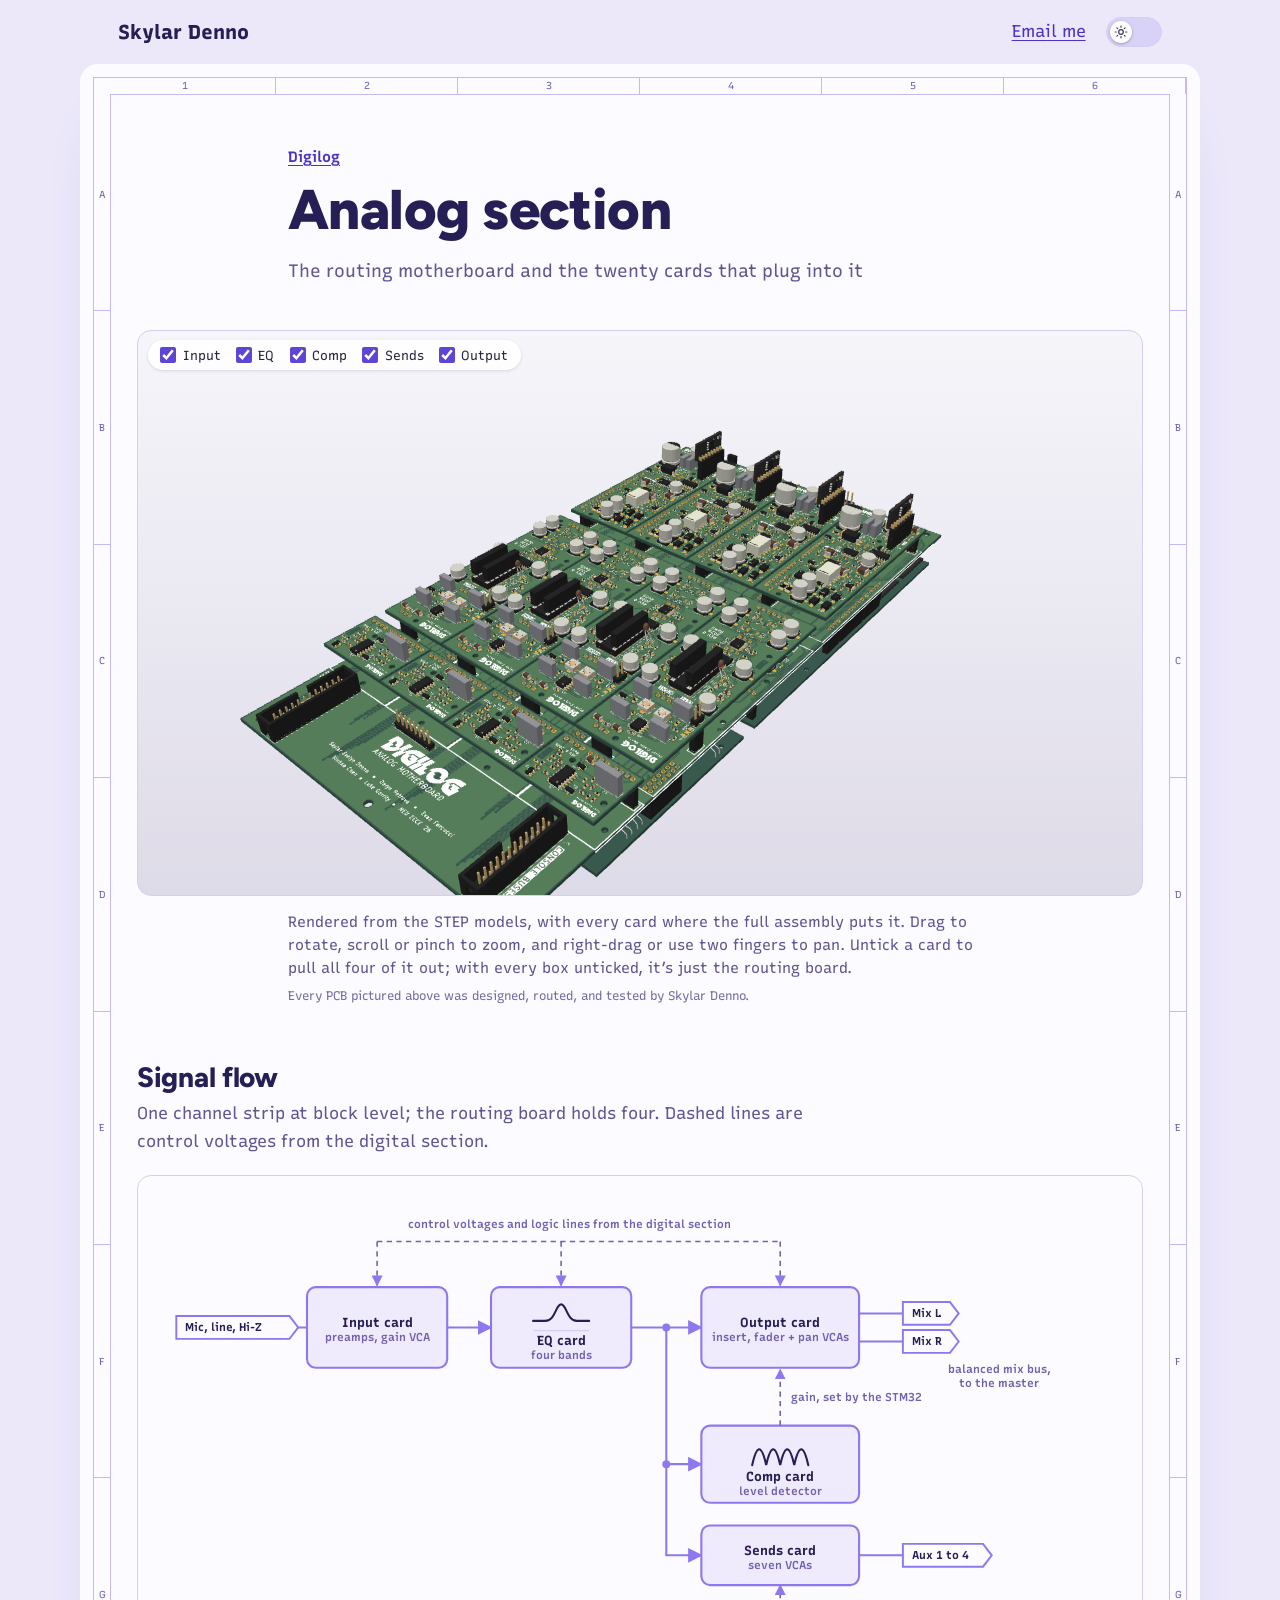
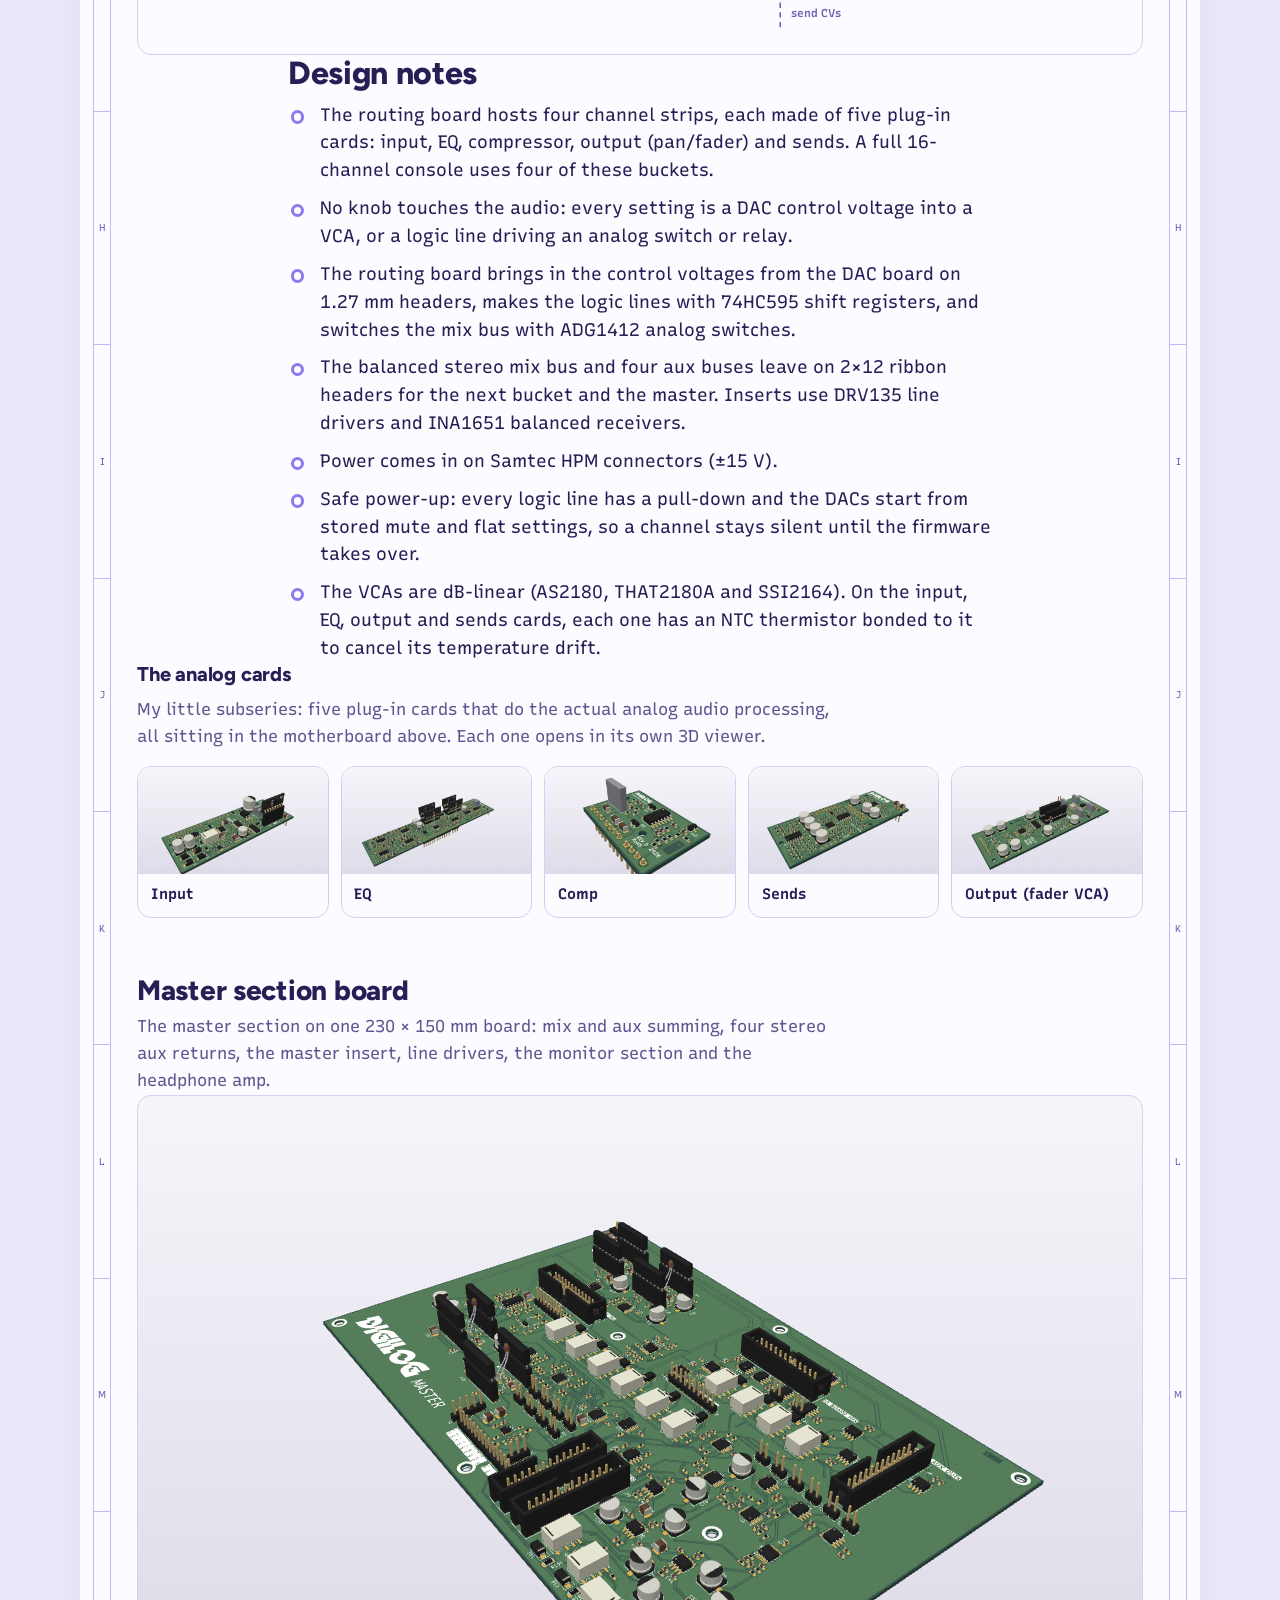
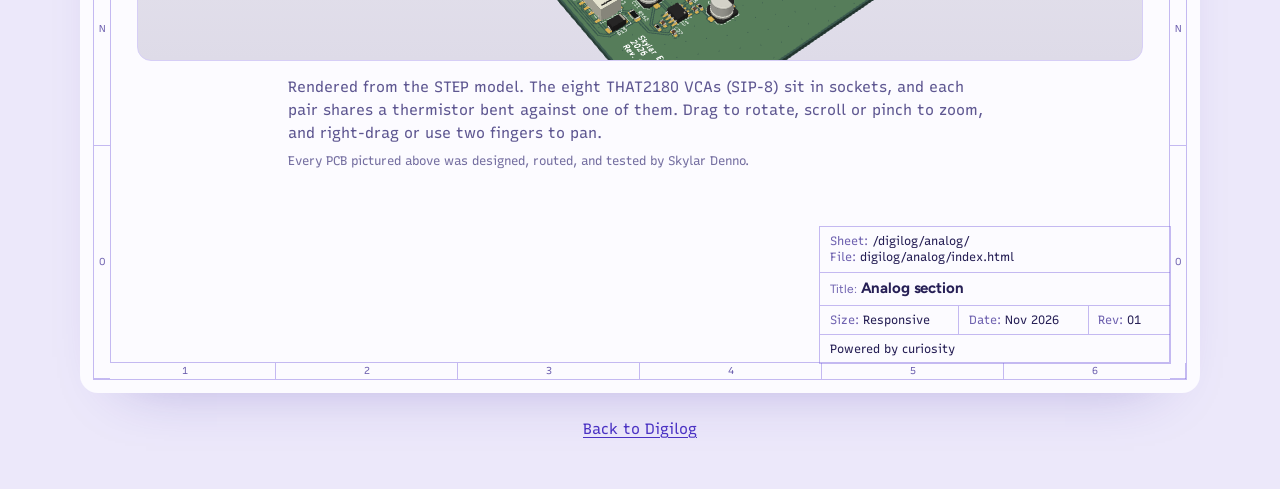
<file: digilog/analog/index.html>
<!doctype html>
<html lang="en">
<head>
  <meta charset="utf-8">
  <meta name="viewport" content="width=device-width, initial-scale=1">
  <title>Analog section | Digilog | Skylar Denno</title>
  <meta name="description" content="Interactive 3D model of Digilog’s analog section: the routing motherboard with four channels of input, EQ, comp, sends and output cards plugged in.">
  <link rel="canonical" href="https://skylar.solutions/digilog/analog/">
  <meta name="color-scheme" content="light dark">
  <meta name="theme-color" content="#ece8fa">

  <!-- Apply the saved (or system) theme before first paint -->
  <script>
    (function () {
      var theme;
      try { theme = localStorage.getItem("theme"); } catch (e) {}
      if (theme !== "light" && theme !== "dark") {
        theme = matchMedia("(prefers-color-scheme: dark)").matches ? "dark" : "light";
      }
      document.documentElement.dataset.theme = theme;
    })();
  </script>

  <meta property="og:type" content="article">
  <meta property="og:url" content="https://skylar.solutions/digilog/analog/">
  <meta property="og:site_name" content="Skylar Denno">
  <meta property="og:title" content="Analog section | Digilog">
  <meta property="og:description" content="Digilog’s analog section, in 3D.">
  <meta property="og:image" content="https://skylar.solutions/assets/img/analog-assembly.jpg">
  <meta name="twitter:card" content="summary_large_image">

  <link rel="icon" href="../../assets/favicon.svg" type="image/svg+xml">
  <link rel="icon" href="../../assets/favicon-32.png" sizes="32x32" type="image/png">
  <link rel="apple-touch-icon" href="../../assets/apple-touch-icon.png">
  <link rel="preconnect" href="https://fonts.googleapis.com">
  <link rel="preconnect" href="https://fonts.gstatic.com" crossorigin>
  <link rel="stylesheet" href="https://fonts.googleapis.com/css2?family=Figtree:wght@400..900&family=Recursive:wght,CASL,MONO@300..1000,0..1,0..1&display=swap">
  <link rel="stylesheet" href="../../assets/site.css?v=20261109q">
  <script src="../../assets/site.js?v=20261109q" defer></script>
  <script src="../../assets/board-viewer.js?v=20261109q" defer></script>
</head>
<body>
  <a class="skip-link" href="#main">Skip to content</a>

  <header class="site-header">
    <a class="site-header__home" href="../../">Skylar Denno</a>
    <div class="site-header__end">
      <a href="mailto:skylar.denno@gmail.com">Email me</a>
      <button class="theme-switch" type="button" role="switch" aria-checked="false" aria-label="Dark mode">
        <span class="theme-switch__thumb" aria-hidden="true">
          <svg class="theme-switch__icon theme-switch__sun" viewBox="0 0 24 24" fill="none" stroke="currentColor" stroke-width="2" stroke-linecap="round">
            <circle cx="12" cy="12" r="4"/>
            <path d="M12 2v2M12 20v2M4.93 4.93l1.41 1.41M17.66 17.66l1.41 1.41M2 12h2M20 12h2M6.34 17.66l-1.41 1.41M19.07 4.93l-1.41 1.41"/>
          </svg>
          <svg class="theme-switch__icon theme-switch__moon" viewBox="0 0 24 24">
            <path fill="currentColor" d="M12 3a6 6 0 0 0 9 9 9 9 0 1 1-9-9Z"/>
          </svg>
        </span>
      </button>
    </div>
  </header>

  <!-- Drawn as schematic sheet "/digilog/analog/" -->
  <main class="sheet article" id="main">
    <div class="sheet-frame" aria-hidden="true"></div>

    <header class="article__intro">
      <p class="crumbs"><a href="../">Digilog</a></p>
      <h1 class="article__title">Analog section</h1>
      <p class="article__meta">The routing motherboard and the twenty cards that plug into it</p>
    </header>

    <!-- Interactive 3D model (assets/board-viewer.js). Rebuild the .bin with tools/build-analog.py.
         Instance groups: 1 input, 2 EQ, 3 comp, 4 sends, 5 output cards. -->
    <figure class="board-figure board-figure--solo">
      <div class="board-viewer" data-board-viewer data-src="../../assets/models/analog-assembly.bin?v=20261109q">
        <img class="board-viewer__poster" src="../../assets/img/analog-assembly.jpg" width="1600" height="900" alt="3D render of Digilog’s analog section: the green routing motherboard with four channels of plug-in cards stacked on it">
        <canvas class="board-viewer__canvas" tabindex="0" role="img"
                aria-label="Interactive 3D model of the analog section. Arrow keys rotate, Shift with arrows pans, plus and minus zoom, 0 resets the view."></canvas>
        <p class="board-viewer__status" data-viewer-status role="status" hidden></p>
        <button class="board-viewer__reset" type="button" data-viewer-reset hidden>Reset view</button>
        <fieldset class="board-viewer__toggles">
          <legend class="visually-hidden">Cards to show</legend>
          <label><input type="checkbox" data-viewer-group="1" checked> Input</label>
          <label><input type="checkbox" data-viewer-group="2" checked> EQ</label>
          <label><input type="checkbox" data-viewer-group="3" checked> Comp</label>
          <label><input type="checkbox" data-viewer-group="4" checked> Sends</label>
          <label><input type="checkbox" data-viewer-group="5" checked> Output</label>
        </fieldset>
      </div>
      <figcaption class="board-figure__caption">Rendered from the STEP models, with every card where the full assembly puts it. Drag to rotate, scroll or pinch to zoom, and right-drag or use two fingers to pan. Untick a card to pull all four of it out; with every box unticked, it’s just the routing board.</figcaption>
            <p class="board-credit">Every PCB pictured above was designed, routed, and tested by Skylar Denno.</p>
    </figure>

    <section class="card-section" aria-labelledby="flow-title">
      <h2 class="card-section__title" id="flow-title">Signal flow</h2>
      <p class="card-section__lead">One channel strip at block level; the routing board holds four. Dashed lines are control voltages from the digital section.</p>
      <figure class="schematic">
        <svg class="sch" viewBox="0 0 1100 500" role="img" aria-labelledby="sch-t sch-d"><title id="sch-t">Analog section, signal flow of one channel strip</title><desc id="sch-d">Block diagram of one channel strip. The input card (mic, line or Hi-Z preamps and a gain VCA) feeds the EQ card. After the EQ the signal goes three ways: to the output card, whose insert and fader-and-pan VCAs drive the balanced mix bus to the master; to the comp card&#x27;s level detector, whose gain decision comes back through the STM32 to the output card&#x27;s VCAs; and to the sends card&#x27;s seven VCAs, which feed the four aux buses. Control voltages and logic lines from the digital section set every card.</desc><defs><marker id="sch-arrow" viewBox="0 0 10 10" refX="9" refY="5" markerWidth="7" markerHeight="7" orient="auto-start-reverse"><path d="M0 0L10 5L0 10Z" fill="currentColor"/></marker></defs><text class="sch-s" x="470" y="36" text-anchor="middle">control voltages and logic lines from the digital section</text><path class="sch-cv" d="M250 52 L710 52"/><path class="sch-cv" d="M250 52 L250 102" marker-end="url(#sch-arrow)"/><path class="sch-cv" d="M460 52 L460 102" marker-end="url(#sch-arrow)"/><path class="sch-cv" d="M710 52 L710 102" marker-end="url(#sch-arrow)"/><path class="sch-port" d="M20.9 137 L150 137 L160 150 L150 163 L20.9 163Z"/><text class="sch-pt" x="30.9" y="154.5" text-anchor="start">Mic, line, Hi-Z</text><path class="sch-w" d="M160 150 L170 150"/><rect class="sch-p" x="170" y="104" width="160" height="92" rx="10"/><text class="sch-t" x="250" y="150" text-anchor="middle">Input card</text><text class="sch-s" x="250" y="166" text-anchor="middle">preamps, gain VCA</text><path class="sch-w" d="M330 150 L380 150" marker-end="url(#sch-arrow)"/><rect class="sch-p" x="380" y="104" width="160" height="92" rx="10"/><path class="sch-icon" d="M428 142.496 L442.08 142.496 C453.6 142.496 453.6 123.68 460 123.68 C466.4 123.68 466.4 142.496 477.92 142.496 L492 142.496"/><path class="sch-axis" d="M428 153.56 L492 153.56"/><text class="sch-t" x="460" y="170.24" text-anchor="middle">EQ card</text><text class="sch-s" x="460" y="186.24" text-anchor="middle">four bands</text><path class="sch-w" d="M540 150 L620 150" marker-end="url(#sch-arrow)"/><circle class="sch-dot" cx="580" cy="150" r="4.5"/><rect class="sch-p" x="620" y="104" width="180" height="92" rx="10"/><text class="sch-t" x="710" y="150" text-anchor="middle">Output card</text><text class="sch-s" x="710" y="166" text-anchor="middle">insert, fader + pan VCAs</text><path class="sch-w" d="M800 134 L850 134"/><path class="sch-port" d="M850 121 L903.7 121 L913.7 134 L903.7 147 L850 147Z"/><text class="sch-pt" x="860" y="138.5" text-anchor="start">Mix L</text><path class="sch-w" d="M800 166 L850 166"/><path class="sch-port" d="M850 153 L903.7 153 L913.7 166 L903.7 179 L850 179Z"/><text class="sch-pt" x="860" y="170.5" text-anchor="start">Mix R</text><text class="sch-s" x="960" y="202" text-anchor="middle">balanced mix bus,</text><text class="sch-s" x="960" y="218" text-anchor="middle">to the master</text><path class="sch-w" d="M580 150 L580 410"/><circle class="sch-dot" cx="580" cy="306" r="4.5"/><path class="sch-w" d="M580 306 L620 306" marker-end="url(#sch-arrow)"/><rect class="sch-p" x="620" y="262" width="180" height="88" rx="10"/><path class="sch-icon" d="M678 307.12 Q686 270.832 694 307.12 Q702 270.832 710 307.12 Q718 270.832 726 307.12 Q734 270.832 742 307.12"/><text class="sch-t" x="710" y="325.36" text-anchor="middle">Comp card</text><text class="sch-s" x="710" y="341.36" text-anchor="middle">level detector</text><path class="sch-cv" d="M710 262 L710 198" marker-end="url(#sch-arrow)"/><text class="sch-s" x="722" y="234" text-anchor="start">gain, set by the STM32</text><path class="sch-w" d="M580 410 L620 410" marker-end="url(#sch-arrow)"/><rect class="sch-p" x="620" y="376" width="180" height="68" rx="10"/><text class="sch-t" x="710" y="410" text-anchor="middle">Sends card</text><text class="sch-s" x="710" y="426" text-anchor="middle">seven VCAs</text><path class="sch-w" d="M800 410 L850 410"/><path class="sch-port" d="M850 397 L941.4 397 L951.4 410 L941.4 423 L850 423Z"/><text class="sch-pt" x="860" y="414.5" text-anchor="start">Aux 1 to 4</text><path class="sch-cv" d="M710 492 L710 444" marker-end="url(#sch-arrow)"/><text class="sch-s" x="722" y="480" text-anchor="start">send CVs</text></svg>
      </figure>
    </section>

    <div class="prose">
      <h2>Design notes</h2>

      <ul class="notes-list">
        <li>The routing board hosts four channel strips, each made of five plug-in cards: input, EQ, compressor, output (pan/fader) and sends. A full 16-channel console uses four of these buckets.</li>
        <li>No knob touches the audio: every setting is a DAC control voltage into a VCA, or a logic line driving an analog switch or relay.</li>
        <li>The routing board brings in the control voltages from the DAC board on 1.27 mm headers, makes the logic lines with 74HC595 shift registers, and switches the mix bus with ADG1412 analog switches.</li>
        <li>The balanced stereo mix bus and four aux buses leave on 2×12 ribbon headers for the next bucket and the master. Inserts use DRV135 line drivers and INA1651 balanced receivers.</li>
        <li>Power comes in on Samtec HPM connectors (±15 V).</li>
        <li>Safe power-up: every logic line has a pull-down and the DACs start from stored mute and flat settings, so a channel stays silent until the firmware takes over.</li>
        <li>The VCAs are dB-linear (AS2180, THAT2180A and SSI2164). On the input, EQ, output and sends cards, each one has an NTC thermistor bonded to it to cancel its temperature drift.</li>
      </ul>
    </div>

    <section class="board-cards" aria-labelledby="cards-title">
      <h2 class="board-cards__title" id="cards-title">The analog cards</h2>
      <p class="board-cards__lead">My little subseries: five plug-in cards that do the actual analog audio processing, all sitting in the motherboard above. Each one opens in its own 3D viewer.</p>
      <ul class="board-cards__grid">
        <li>
          <a class="board-card" href="../input/">
            <picture>
              <source type="image/webp" srcset="../../assets/img/input-card-thumb.webp">
              <img src="../../assets/img/input-card-thumb.jpg" width="640" height="360" loading="lazy" alt="">
            </picture>
            <span>Input</span>
          </a>
        </li>
        <li>
          <a class="board-card" href="../eq/">
            <picture>
              <source type="image/webp" srcset="../../assets/img/eq-card-thumb.webp">
              <img src="../../assets/img/eq-card-thumb.jpg" width="640" height="360" loading="lazy" alt="">
            </picture>
            <span>EQ</span>
          </a>
        </li>
        <li>
          <a class="board-card" href="../comp/">
            <picture>
              <source type="image/webp" srcset="../../assets/img/comp-card-thumb.webp">
              <img src="../../assets/img/comp-card-thumb.jpg" width="640" height="360" loading="lazy" alt="">
            </picture>
            <span>Comp</span>
          </a>
        </li>
        <li>
          <a class="board-card" href="../sends/">
            <picture>
              <source type="image/webp" srcset="../../assets/img/sends-card-thumb.webp">
              <img src="../../assets/img/sends-card-thumb.jpg" width="640" height="360" loading="lazy" alt="">
            </picture>
            <span>Sends</span>
          </a>
        </li>
        <li>
          <a class="board-card" href="../output/">
            <picture>
              <source type="image/webp" srcset="../../assets/img/fader-vca-card-thumb.webp">
              <img src="../../assets/img/fader-vca-card-thumb.jpg" width="640" height="360" loading="lazy" alt="">
            </picture>
            <span>Output (fader VCA)</span>
          </a>
        </li>
      </ul>
    </section>

    <section class="card-section" aria-labelledby="master-title">
      <h2 class="card-section__title" id="master-title">Master section board</h2>
      <p class="card-section__lead">The master section on one 230 × 150 mm board: mix and aux summing, four stereo aux returns, the master insert, line drivers, the monitor section and the headphone amp.</p>
      <figure class="board-figure board-figure--solo">
        <div class="board-viewer" data-board-viewer data-src="../../assets/models/master-analog.bin?v=20261109q">
          <img class="board-viewer__poster" src="../../assets/img/master-analog.jpg" width="1600" height="900" loading="lazy" alt="3D render of the green master section board, with eight THAT2180 VCAs standing in sockets">
          <canvas class="board-viewer__canvas" tabindex="0" role="img"
                  aria-label="Interactive 3D model of the master section board. Arrow keys rotate, Shift with arrows pans, plus and minus zoom, 0 resets the view."></canvas>
          <p class="board-viewer__status" data-viewer-status role="status" hidden></p>
          <button class="board-viewer__reset" type="button" data-viewer-reset hidden>Reset view</button>
        </div>
        <figcaption class="board-figure__caption">Rendered from the STEP model. The eight THAT2180 VCAs (SIP-8) sit in sockets, and each pair shares a thermistor bent against one of them. Drag to rotate, scroll or pinch to zoom, and right-drag or use two fingers to pan.</figcaption>
        <p class="board-credit">Every PCB pictured above was designed, routed, and tested by Skylar Denno.</p>
      </figure>
    </section>

    <!-- Schematic title block. Update the date and rev when you change the page. -->
    <footer class="title-block" aria-hidden="true">
      <p class="title-block__wide"><span>Sheet:</span> /digilog/analog/<br><span>File:</span> digilog/analog/index.html</p>
      <p class="title-block__wide title-block__title"><span>Title:</span> Analog section</p>
      <p><span>Size:</span> Responsive</p>
      <p><span>Date:</span> Nov 2026</p>
      <p><span>Rev:</span> 01</p>
      <p class="title-block__wide">Powered by curiosity</p>
    </footer>
  </main>

  <footer class="site-footer">
    <a href="../">Back to Digilog</a>
  </footer>
</body>
</html>
</file>
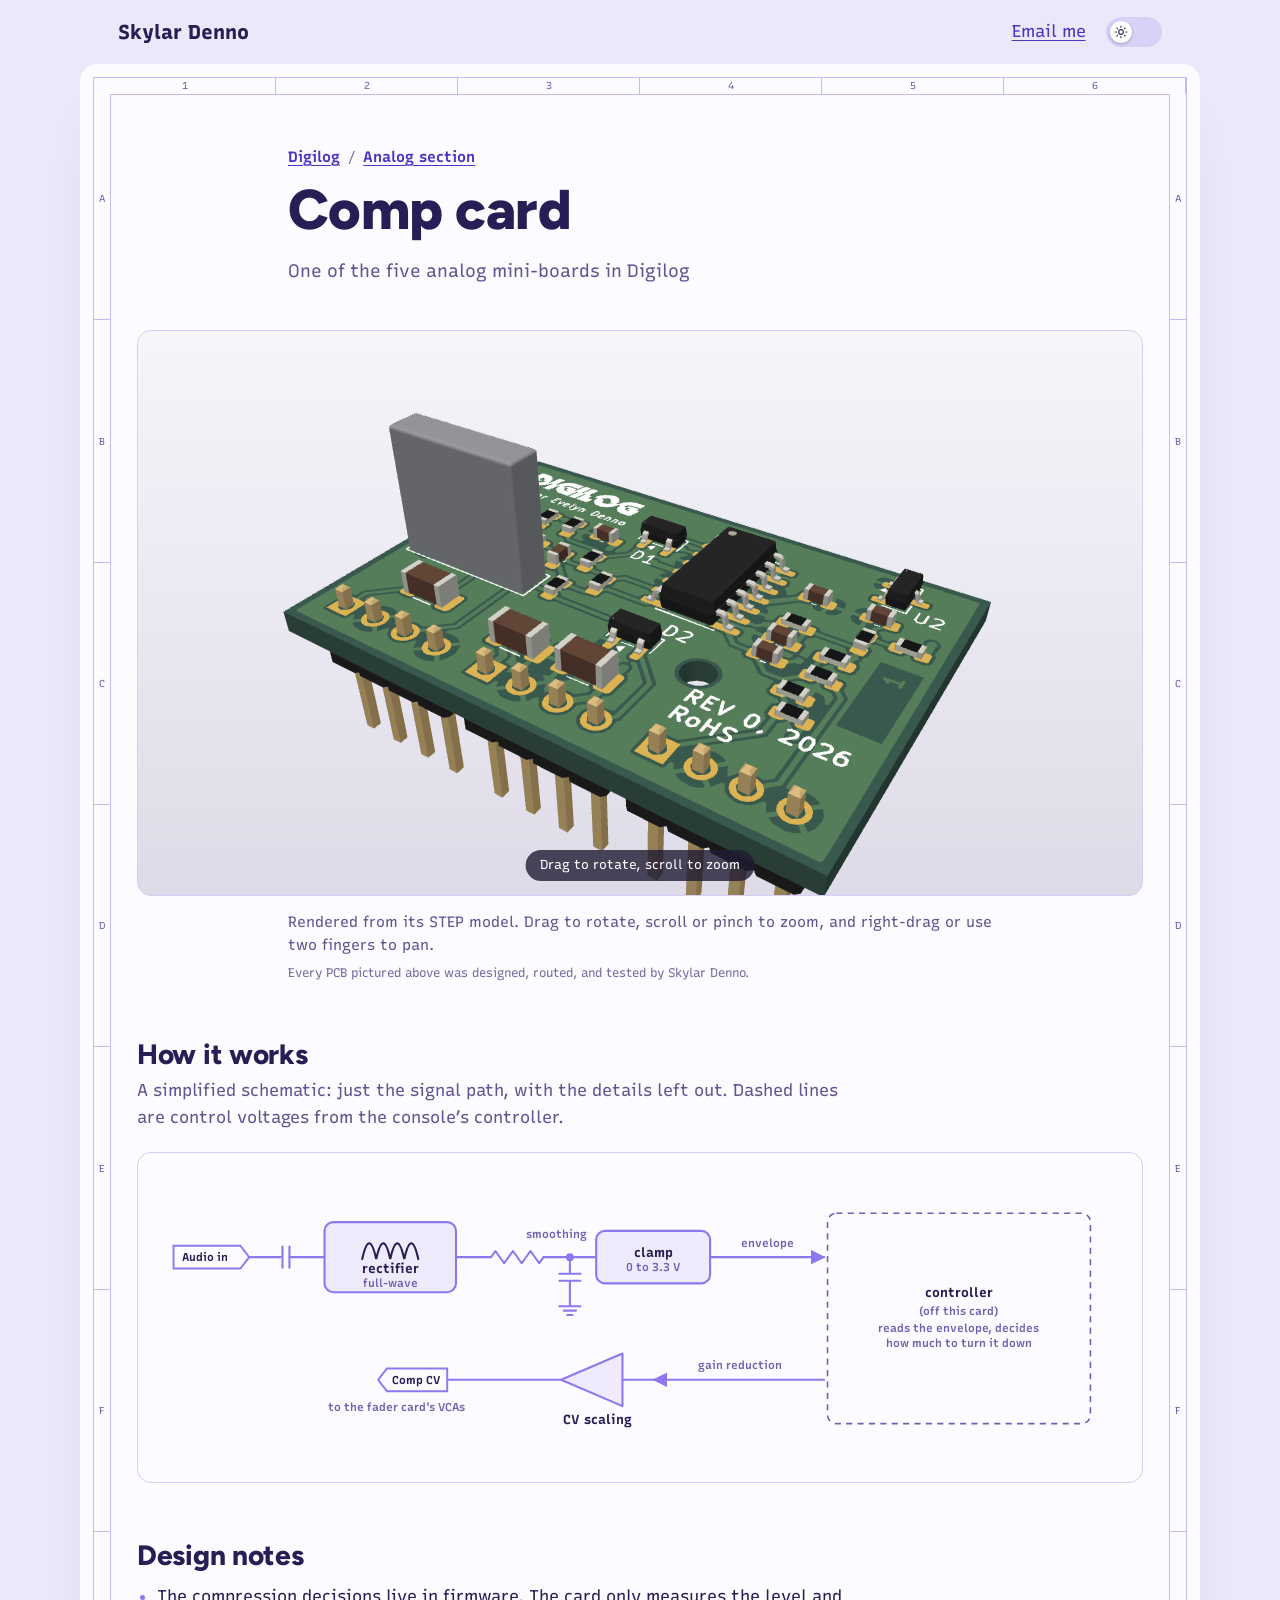
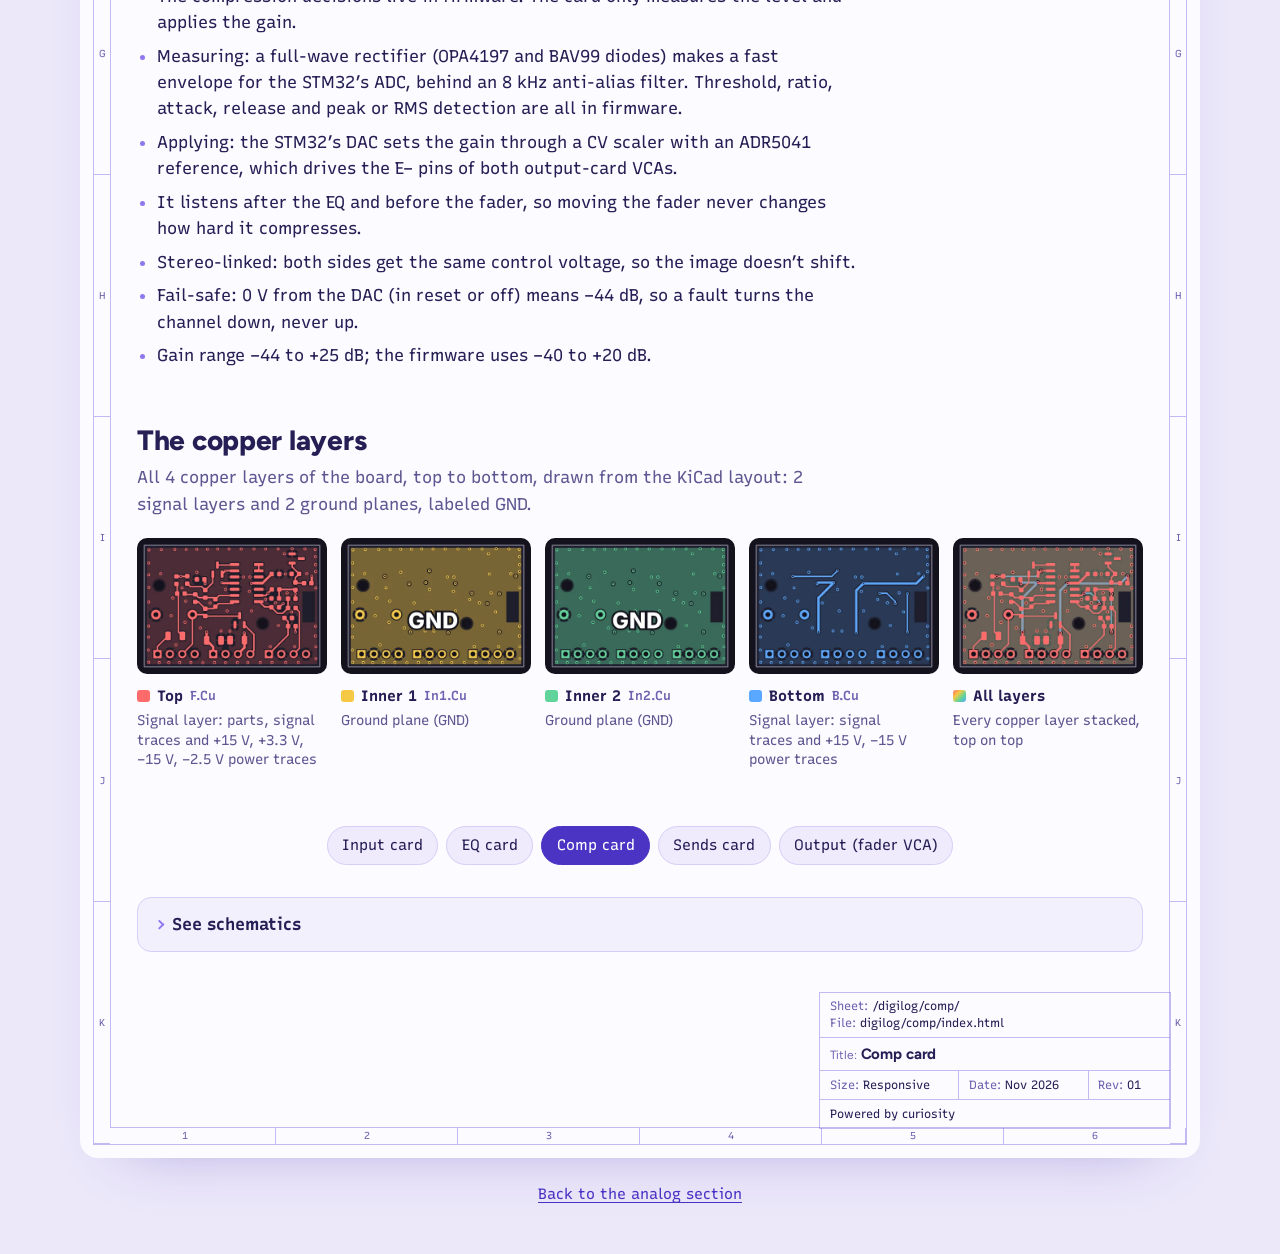
<file: digilog/comp/index.html>
<!doctype html>
<html lang="en">
<head>
  <meta charset="utf-8">
  <meta name="viewport" content="width=device-width, initial-scale=1">
  <title>Comp card | Digilog | Skylar Denno</title>
  <meta name="description" content="Interactive 3D model of the Comp card. One of the five analog mini-boards in Digilog.">
  <link rel="canonical" href="https://skylar.solutions/digilog/comp/">
  <meta name="color-scheme" content="light dark">
  <meta name="theme-color" content="#ece8fa">

  <!-- Apply the saved (or system) theme before first paint -->
  <script>
    (function () {
      var theme;
      try { theme = localStorage.getItem("theme"); } catch (e) {}
      if (theme !== "light" && theme !== "dark") {
        theme = matchMedia("(prefers-color-scheme: dark)").matches ? "dark" : "light";
      }
      document.documentElement.dataset.theme = theme;
    })();
  </script>

  <meta property="og:type" content="article">
  <meta property="og:url" content="https://skylar.solutions/digilog/comp/">
  <meta property="og:site_name" content="Skylar Denno">
  <meta property="og:title" content="Comp card | Digilog">
  <meta property="og:description" content="One of the five analog mini-boards in Digilog, in 3D.">
  <meta property="og:image" content="https://skylar.solutions/assets/img/comp-card.jpg">
  <meta name="twitter:card" content="summary_large_image">

  <link rel="icon" href="../../assets/favicon.svg" type="image/svg+xml">
  <link rel="icon" href="../../assets/favicon-32.png" sizes="32x32" type="image/png">
  <link rel="apple-touch-icon" href="../../assets/apple-touch-icon.png">
  <link rel="preconnect" href="https://fonts.googleapis.com">
  <link rel="preconnect" href="https://fonts.gstatic.com" crossorigin>
  <link rel="stylesheet" href="https://fonts.googleapis.com/css2?family=Figtree:wght@400..900&family=Recursive:wght,CASL,MONO@300..1000,0..1,0..1&display=swap">
  <link rel="stylesheet" href="../../assets/site.css?v=20261109q">
  <script src="../../assets/site.js?v=20261109q" defer></script>
  <script src="../../assets/board-viewer.js?v=20261109q" defer></script>
</head>
<body>
  <a class="skip-link" href="#main">Skip to content</a>

  <header class="site-header">
    <a class="site-header__home" href="../../">Skylar Denno</a>
    <div class="site-header__end">
      <a href="mailto:skylar.denno@gmail.com">Email me</a>
      <button class="theme-switch" type="button" role="switch" aria-checked="false" aria-label="Dark mode">
        <span class="theme-switch__thumb" aria-hidden="true">
          <svg class="theme-switch__icon theme-switch__sun" viewBox="0 0 24 24" fill="none" stroke="currentColor" stroke-width="2" stroke-linecap="round">
            <circle cx="12" cy="12" r="4"/>
            <path d="M12 2v2M12 20v2M4.93 4.93l1.41 1.41M17.66 17.66l1.41 1.41M2 12h2M20 12h2M6.34 17.66l-1.41 1.41M19.07 4.93l-1.41 1.41"/>
          </svg>
          <svg class="theme-switch__icon theme-switch__moon" viewBox="0 0 24 24">
            <path fill="currentColor" d="M12 3a6 6 0 0 0 9 9 9 9 0 1 1-9-9Z"/>
          </svg>
        </span>
      </button>
    </div>
  </header>

  <!-- Drawn as schematic sheet "/digilog/comp/" -->
  <main class="sheet article" id="main">
    <div class="sheet-frame" aria-hidden="true"></div>

    <header class="article__intro">
      <p class="crumbs"><a href="../">Digilog</a><span class="crumbs__sep" aria-hidden="true">/</span><a href="../analog/">Analog section</a></p>
      <h1 class="article__title">Comp card</h1>
      <p class="article__meta">One of the five analog mini-boards in Digilog</p>
    </header>

    <!-- Interactive 3D model (assets/board-viewer.js). Rebuild the .bin with tools/step-to-mesh.mjs. -->
    <figure class="board-figure board-figure--solo">
      <div class="board-viewer" data-board-viewer data-src="../../assets/models/comp-card.bin?v=20261109q">
        <img class="board-viewer__poster" src="../../assets/img/comp-card.jpg" width="1600" height="900" alt="3D render of the Comp card circuit board">
        <canvas class="board-viewer__canvas" tabindex="0" role="img"
                aria-label="Interactive 3D model of the Comp card. Arrow keys rotate, Shift with arrows pans, plus and minus zoom, 0 resets the view."></canvas>
        <p class="board-viewer__status" data-viewer-status role="status" hidden></p>
        <button class="board-viewer__reset" type="button" data-viewer-reset hidden>Reset view</button>
      </div>
      <figcaption class="board-figure__caption">Rendered from its STEP model. Drag to rotate, scroll or pinch to zoom, and right-drag or use two fingers to pan.</figcaption>
            <p class="board-credit">Every PCB pictured above was designed, routed, and tested by Skylar Denno.</p>
    </figure>

    <section class="card-section" aria-labelledby="schematic-title">
      <h2 class="card-section__title" id="schematic-title">How it works</h2>
      <p class="card-section__lead">A simplified schematic: just the signal path, with the details left out. Dashed lines are control voltages from the console’s controller.</p>
      <figure class="schematic">
        <svg class="sch" viewBox="0 0 1100 330" role="img" aria-labelledby="sch-t sch-d"><title id="sch-t">Comp card, simplified schematic</title><desc id="sch-d">The comp card turns the channel&#x27;s audio into an envelope with a full-wave rectifier, smoothing, and a 0 to 3.3 volt clamp for the controller&#x27;s ADC. The controller decides the gain reduction and sends it back, and the card scales it into the compressor CV that drives the fader card&#x27;s VCAs.</desc><defs><marker id="sch-arrow" viewBox="0 0 10 10" refX="9" refY="5" markerWidth="7" markerHeight="7" orient="auto-start-reverse"><path d="M0 0L10 5L0 10Z" fill="currentColor"/></marker></defs><path class="sch-port" d="M17.68 83 L94 83 L104 96 L94 109 L17.68 109Z"/><text class="sch-pt" x="27.68" y="100.5" text-anchor="start">Audio in</text><path class="sch-w" d="M104 96 L140 96"/><path class="sch-w" d="M142 84 V108 M150 84 V108"/><path class="sch-w" d="M150 96 L190 96"/><rect class="sch-p" x="190" y="56" width="150" height="80" rx="10"/><path class="sch-icon" d="M233 98.24 Q241 61.952 249 98.24 Q257 61.952 265 98.24 Q273 61.952 281 98.24 Q289 61.952 297 98.24"/><text class="sch-t" x="265" y="113.6" text-anchor="middle">rectifier</text><text class="sch-s" x="265" y="129.6" text-anchor="middle">full-wave</text><path class="sch-w" d="M340 96 L380 96"/><path class="sch-w" d="M380 96 L385 89 L395 103 L405 89 L415 103 L425 89 L435 103 L440 96"/><path class="sch-w" d="M440 96 L500 96"/><circle class="sch-dot" cx="470" cy="96" r="4.5"/><path class="sch-w" d="M470 96 V115 M458 115 H482 M458 123 H482 M470 123 V142"/><path class="sch-w" d="M470 142 V152 M458 152 H482 M463 157 H477 M467 162 H473"/><text class="sch-s" x="455" y="74" text-anchor="middle">smoothing</text><rect class="sch-p" x="500" y="66" width="130" height="60" rx="10"/><text class="sch-t" x="565" y="96" text-anchor="middle">clamp</text><text class="sch-s" x="565" y="112" text-anchor="middle">0 to 3.3 V</text><path class="sch-w" d="M630 96 L760 96" marker-end="url(#sch-arrow)"/><text class="sch-s" x="696" y="84" text-anchor="middle">envelope</text><rect class="sch-off" x="764" y="46" width="300" height="240" rx="10"/><text class="sch-t" x="914" y="142" text-anchor="middle">controller</text><text class="sch-s" x="914" y="162" text-anchor="middle">(off this card)</text><text class="sch-s" x="914" y="182" text-anchor="middle">reads the envelope, decides</text><text class="sch-s" x="914" y="198" text-anchor="middle">how much to turn it down</text><path class="sch-w" d="M760 236 L566 236" marker-end="url(#sch-arrow)"/><text class="sch-s" x="664" y="224" text-anchor="middle">gain reduction</text><path class="sch-w" d="M566 236 L530 236"/><path class="sch-p" d="M530 206 L460 236 L530 266Z"/><text class="sch-t" x="502" y="286" text-anchor="middle">CV scaling</text><path class="sch-w" d="M460 236 L330 236"/><path class="sch-port" d="M330 223 L261.22 223 L251.22 236 L261.22 249 L330 249Z"/><text class="sch-pt" x="267.22" y="240.5" text-anchor="start">Comp CV</text><text class="sch-s" x="272" y="272" text-anchor="middle">to the fader card&#x27;s VCAs</text></svg>
      </figure>
    </section>

    <section class="card-section" aria-labelledby="notes-title">
      <h2 class="card-section__title" id="notes-title">Design notes</h2>
      <ul class="notes-list">
        <li>The compression decisions live in firmware. The card only measures the level and applies the gain.</li>
        <li>Measuring: a full-wave rectifier (OPA4197 and BAV99 diodes) makes a fast envelope for the STM32’s ADC, behind an 8 kHz anti-alias filter. Threshold, ratio, attack, release and peak or RMS detection are all in firmware.</li>
        <li>Applying: the STM32’s DAC sets the gain through a CV scaler with an ADR5041 reference, which drives the E− pins of both output-card VCAs.</li>
        <li>It listens after the EQ and before the fader, so moving the fader never changes how hard it compresses.</li>
        <li>Stereo-linked: both sides get the same control voltage, so the image doesn’t shift.</li>
        <li>Fail-safe: 0 V from the DAC (in reset or off) means −44 dB, so a fault turns the channel down, never up.</li>
        <li>Gain range −44 to +25 dB; the firmware uses −40 to +20 dB.</li>
      </ul>
    </section>

    <section class="card-section" aria-labelledby="layers-title">
      <h2 class="card-section__title" id="layers-title">The copper layers</h2>
      <p class="card-section__lead">All 4 copper layers of the board, top to bottom, drawn from the KiCad layout: 2 signal layers and 2 ground planes, labeled GND.</p>
      <ul class="layer-grid">
        <li class="layer">
          <picture>
            <source type="image/webp" srcset="../../assets/img/layers/comp-fcu.webp">
            <img src="../../assets/img/layers/comp-fcu.jpg" width="468" height="336" loading="lazy" alt="Top copper layer (F.Cu) of the comp card. Signal layer: parts, signal traces and +15 V, +3.3 V, −15 V, −2.5 V power traces">
          </picture>
          <p class="layer__name"><span class="layer__swatch" style="--sw: #ff6b6b"></span>Top <span class="layer__code">F.Cu</span></p>
          <p class="layer__what">Signal layer: parts, signal traces and +15 V, +3.3 V, −15 V, −2.5 V power traces</p>
        </li>
        <li class="layer">
          <picture>
            <source type="image/webp" srcset="../../assets/img/layers/comp-in1cu.webp">
            <img src="../../assets/img/layers/comp-in1cu.jpg" width="468" height="336" loading="lazy" alt="Inner 1 copper layer (In1.Cu) of the comp card. Ground plane (GND)">
          </picture>
          <p class="layer__name"><span class="layer__swatch" style="--sw: #f6c945"></span>Inner 1 <span class="layer__code">In1.Cu</span></p>
          <p class="layer__what">Ground plane (GND)</p>
        </li>
        <li class="layer">
          <picture>
            <source type="image/webp" srcset="../../assets/img/layers/comp-in2cu.webp">
            <img src="../../assets/img/layers/comp-in2cu.jpg" width="468" height="336" loading="lazy" alt="Inner 2 copper layer (In2.Cu) of the comp card. Ground plane (GND)">
          </picture>
          <p class="layer__name"><span class="layer__swatch" style="--sw: #5fd39a"></span>Inner 2 <span class="layer__code">In2.Cu</span></p>
          <p class="layer__what">Ground plane (GND)</p>
        </li>
        <li class="layer">
          <picture>
            <source type="image/webp" srcset="../../assets/img/layers/comp-bcu.webp">
            <img src="../../assets/img/layers/comp-bcu.jpg" width="468" height="336" loading="lazy" alt="Bottom copper layer (B.Cu) of the comp card. Signal layer: signal traces and +15 V, −15 V power traces">
          </picture>
          <p class="layer__name"><span class="layer__swatch" style="--sw: #5aa7ff"></span>Bottom <span class="layer__code">B.Cu</span></p>
          <p class="layer__what">Signal layer: signal traces and +15 V, −15 V power traces</p>
        </li>
        <li class="layer">
          <picture>
            <source type="image/webp" srcset="../../assets/img/layers/comp-all.webp">
            <img src="../../assets/img/layers/comp-all.jpg" width="468" height="336" loading="lazy" alt="All copper layers of the comp card stacked together">
          </picture>
          <p class="layer__name"><span class="layer__swatch"></span>All layers</p>
          <p class="layer__what">Every copper layer stacked, top on top</p>
        </li>
      </ul>
    </section>

    <nav class="card-nav" aria-label="The five mini-boards">
      <ul>
        <li><a href="../input/">Input card</a></li>
        <li><a href="../eq/">EQ card</a></li>
        <li><a href="../comp/" aria-current="page">Comp card</a></li>
        <li><a href="../sends/">Sends card</a></li>
        <li><a href="../output/">Output (fader VCA)</a></li>
      </ul>
    </nav>


    <!-- Full schematics, rendered from the KiCad files with tools/render-schematic.py -->
    <details class="schematics">
      <summary>See schematics</summary>
      <div class="schematics__pages">
        <figure class="schematics__page">
          <a href="../../assets/schematics/comp.svg?v=20261109q" target="_blank" rel="noopener">
            <img src="../../assets/schematics/comp.svg?v=20261109q" width="952" height="688" loading="lazy" alt="Full schematic: Compressor card">
          </a>
          <figcaption>Compressor card. Opens full size in a new tab.</figcaption>
        </figure>
      </div>
    </details>

    <!-- Schematic title block. Update the date and rev when you change the page. -->
    <footer class="title-block" aria-hidden="true">
      <p class="title-block__wide"><span>Sheet:</span> /digilog/comp/<br><span>File:</span> digilog/comp/index.html</p>
      <p class="title-block__wide title-block__title"><span>Title:</span> Comp card</p>
      <p><span>Size:</span> Responsive</p>
      <p><span>Date:</span> Nov 2026</p>
      <p><span>Rev:</span> 01</p>
      <p class="title-block__wide">Powered by curiosity</p>
    </footer>
  </main>

  <footer class="site-footer">
    <a href="../analog/">Back to the analog section</a>
  </footer>
</body>
</html>
</file>
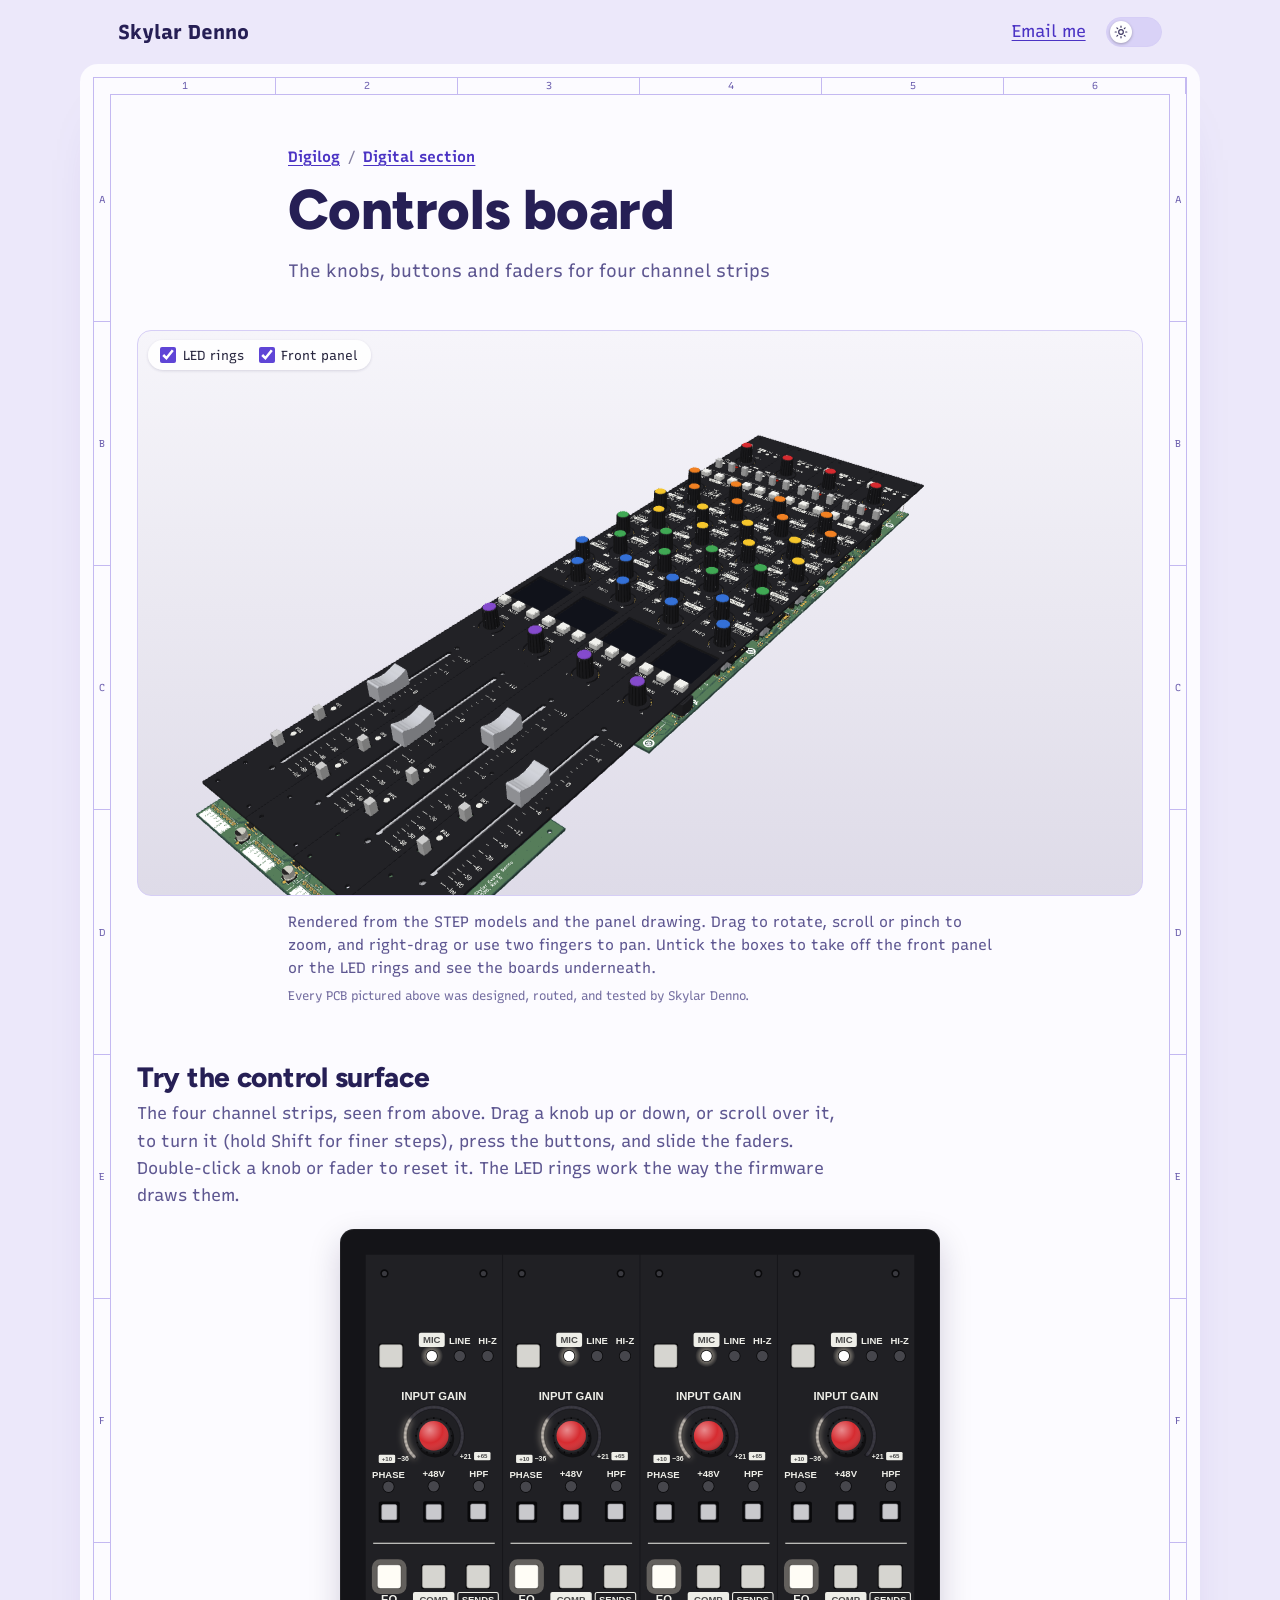
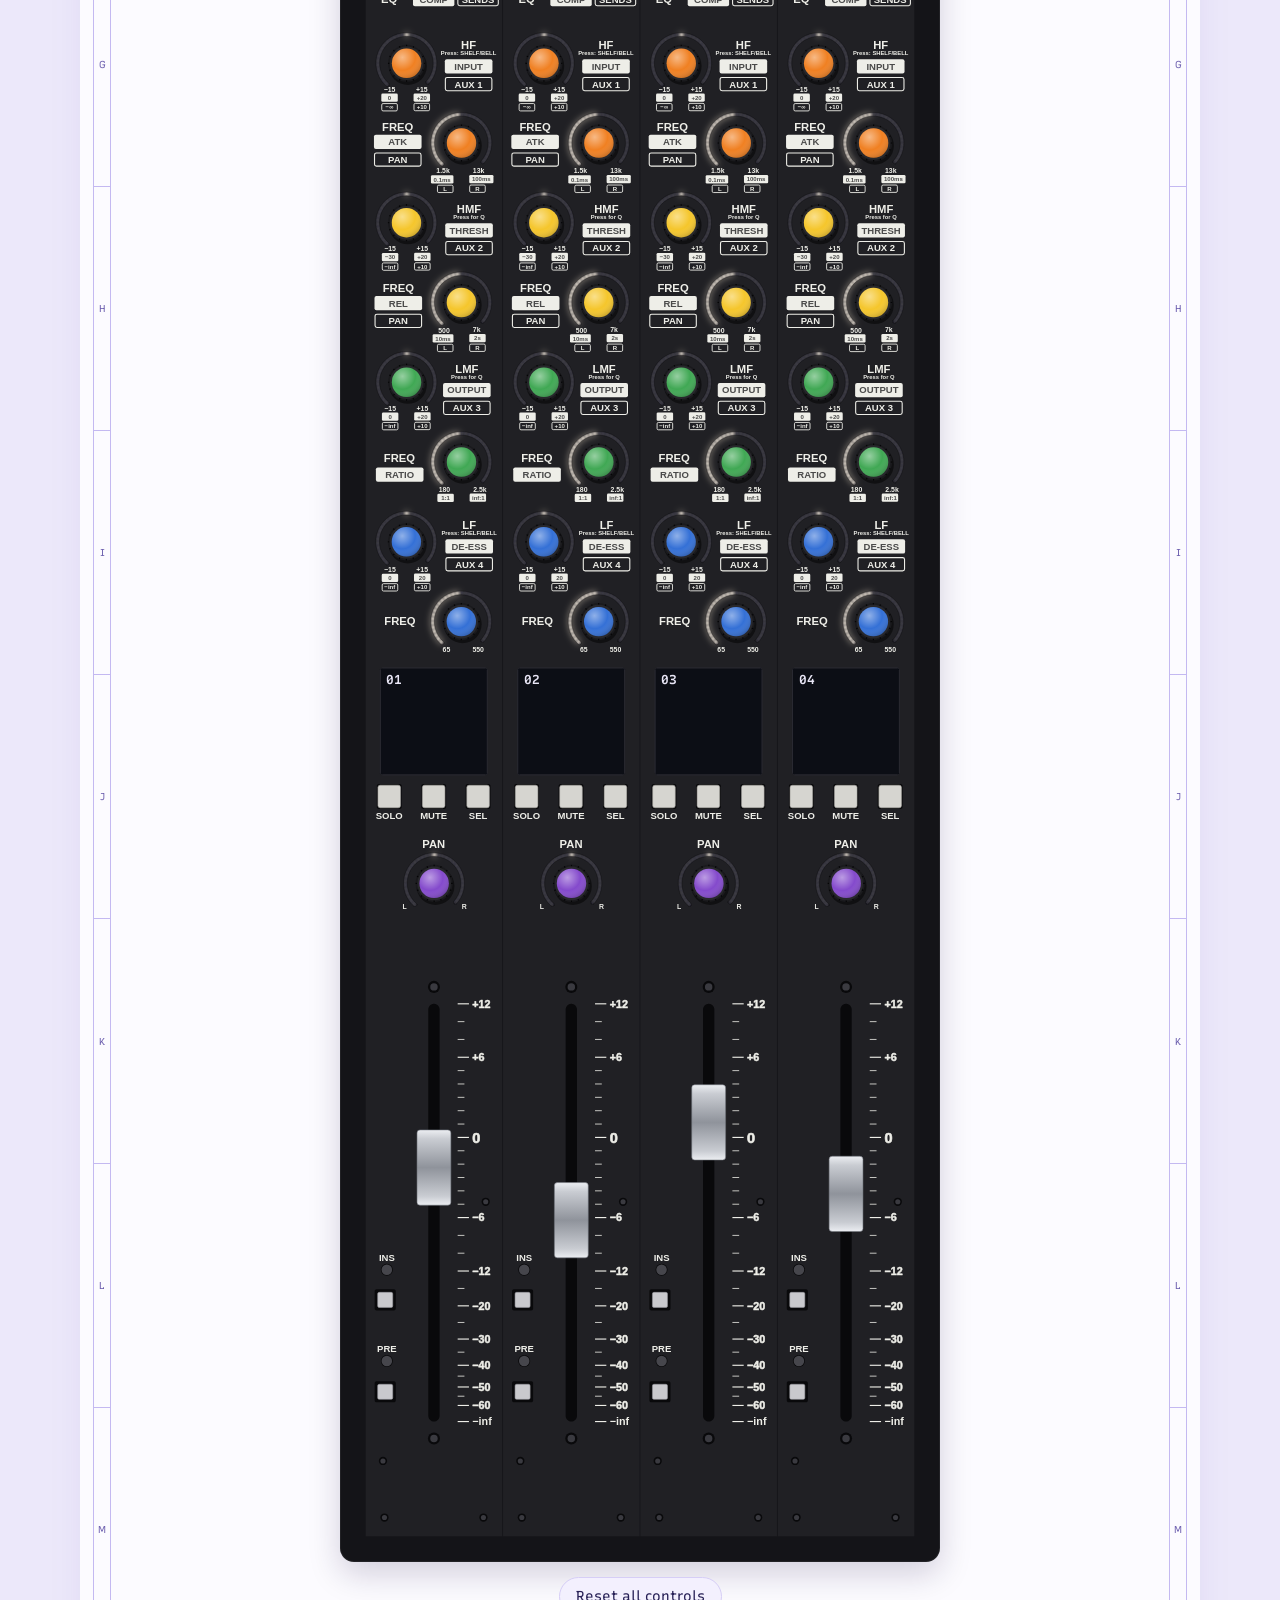
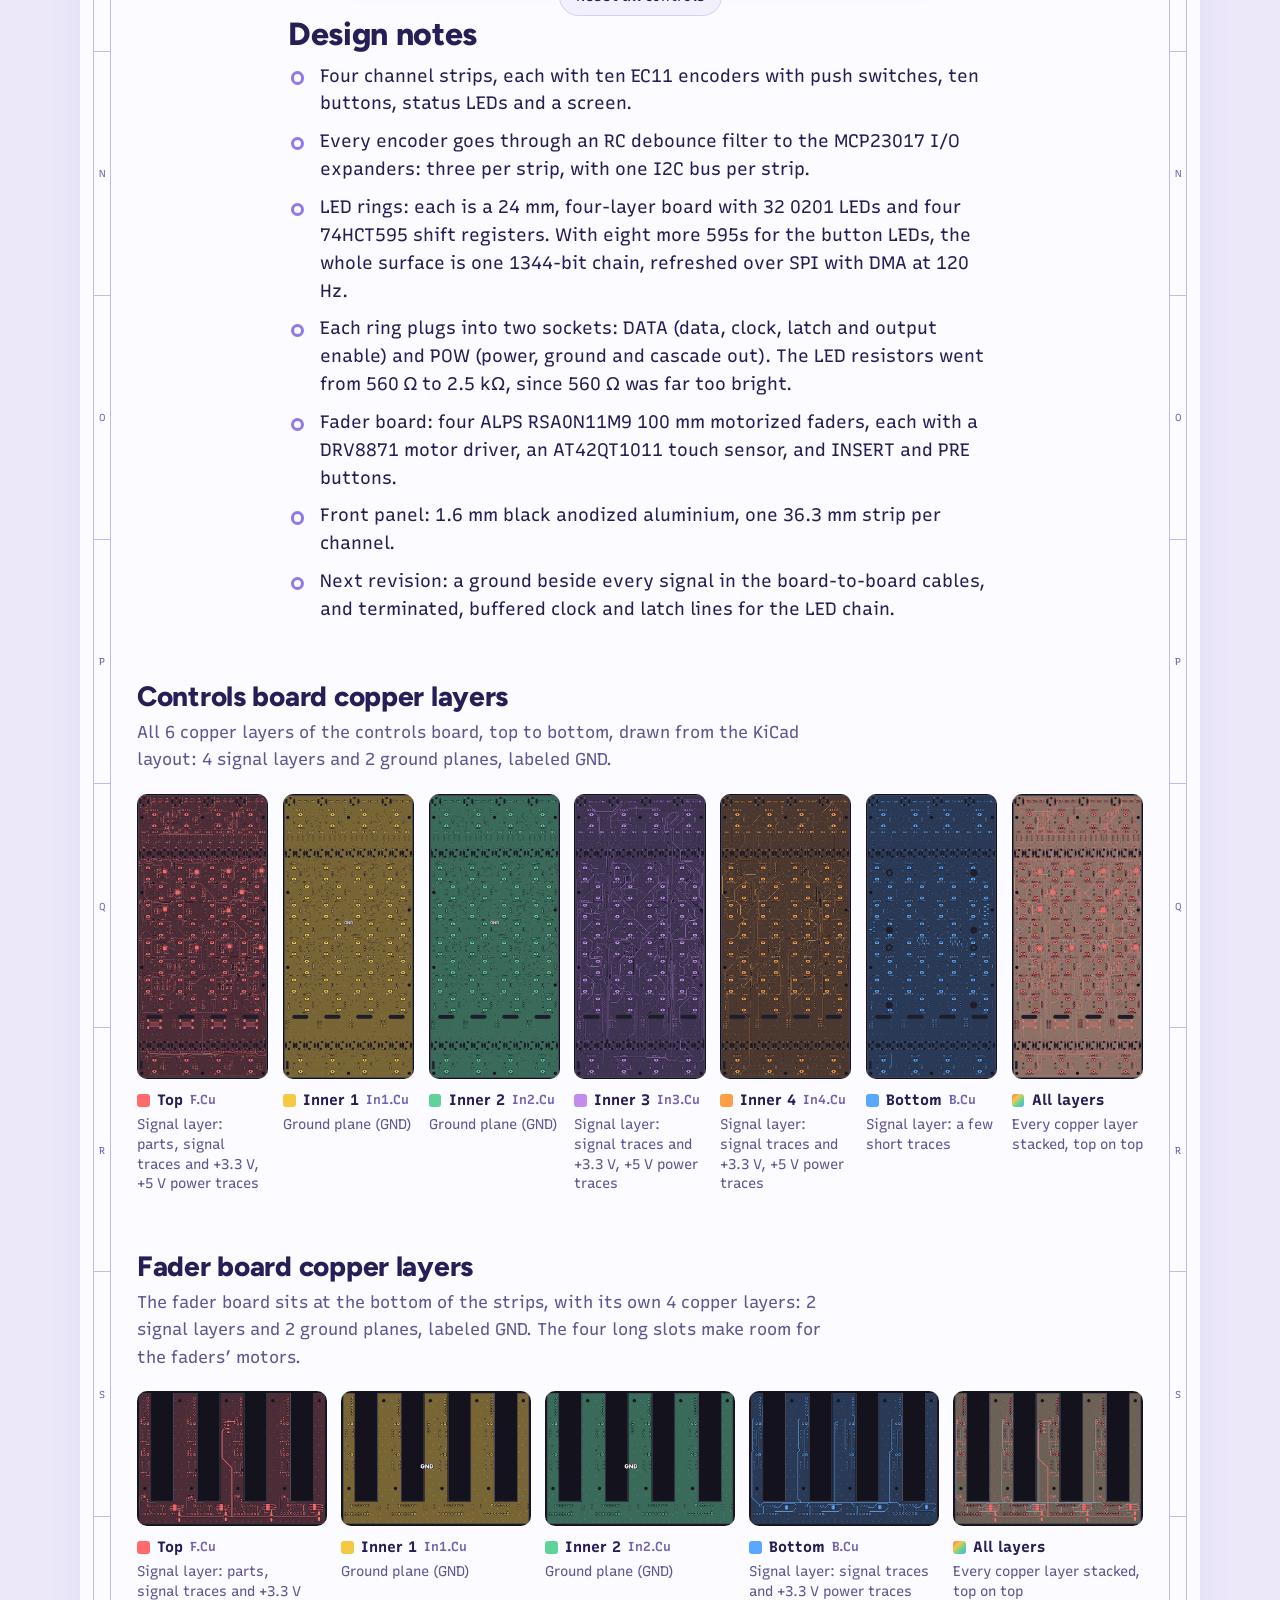
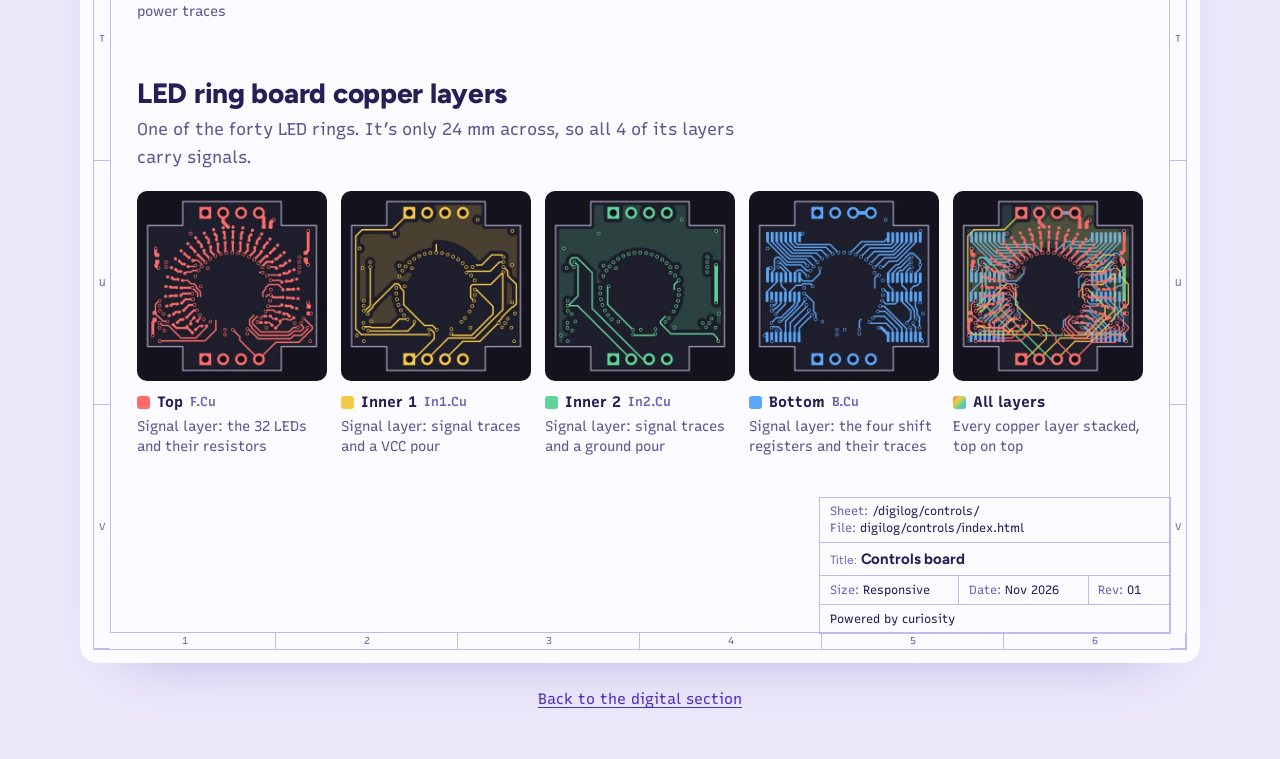
<file: digilog/controls/index.html>
<!doctype html>
<html lang="en">
<head>
  <meta charset="utf-8">
  <meta name="viewport" content="width=device-width, initial-scale=1">
  <title>Controls board | Digilog | Skylar Denno</title>
  <meta name="description" content="Interactive 3D model of Digilog’s control surface: forty encoders with LED rings, forty buttons, four motorized faders and the front panel, for four channel strips.">
  <link rel="canonical" href="https://skylar.solutions/digilog/controls/">
  <meta name="color-scheme" content="light dark">
  <meta name="theme-color" content="#ece8fa">

  <!-- Apply the saved (or system) theme before first paint -->
  <script>
    (function () {
      var theme;
      try { theme = localStorage.getItem("theme"); } catch (e) {}
      if (theme !== "light" && theme !== "dark") {
        theme = matchMedia("(prefers-color-scheme: dark)").matches ? "dark" : "light";
      }
      document.documentElement.dataset.theme = theme;
    })();
  </script>

  <meta property="og:type" content="article">
  <meta property="og:url" content="https://skylar.solutions/digilog/controls/">
  <meta property="og:site_name" content="Skylar Denno">
  <meta property="og:title" content="Controls board | Digilog">
  <meta property="og:description" content="Every knob, button and fader on Digilog, in 3D.">
  <meta property="og:image" content="https://skylar.solutions/assets/img/controls-assembly.jpg">
  <meta name="twitter:card" content="summary_large_image">

  <link rel="icon" href="../../assets/favicon.svg" type="image/svg+xml">
  <link rel="icon" href="../../assets/favicon-32.png" sizes="32x32" type="image/png">
  <link rel="apple-touch-icon" href="../../assets/apple-touch-icon.png">
  <link rel="preconnect" href="https://fonts.googleapis.com">
  <link rel="preconnect" href="https://fonts.gstatic.com" crossorigin>
  <link rel="stylesheet" href="https://fonts.googleapis.com/css2?family=Figtree:wght@400..900&family=Recursive:wght,CASL,MONO@300..1000,0..1,0..1&display=swap">
  <link rel="stylesheet" href="../../assets/site.css?v=20261109q">
  <script src="../../assets/site.js?v=20261109q" defer></script>
  <script src="../../assets/board-viewer.js?v=20261109q" defer></script>
  <script src="../../assets/surface.js?v=20261109q" defer></script>
</head>
<body>
  <a class="skip-link" href="#main">Skip to content</a>

  <header class="site-header">
    <a class="site-header__home" href="../../">Skylar Denno</a>
    <div class="site-header__end">
      <a href="mailto:skylar.denno@gmail.com">Email me</a>
      <button class="theme-switch" type="button" role="switch" aria-checked="false" aria-label="Dark mode">
        <span class="theme-switch__thumb" aria-hidden="true">
          <svg class="theme-switch__icon theme-switch__sun" viewBox="0 0 24 24" fill="none" stroke="currentColor" stroke-width="2" stroke-linecap="round">
            <circle cx="12" cy="12" r="4"/>
            <path d="M12 2v2M12 20v2M4.93 4.93l1.41 1.41M17.66 17.66l1.41 1.41M2 12h2M20 12h2M6.34 17.66l-1.41 1.41M19.07 4.93l-1.41 1.41"/>
          </svg>
          <svg class="theme-switch__icon theme-switch__moon" viewBox="0 0 24 24">
            <path fill="currentColor" d="M12 3a6 6 0 0 0 9 9 9 9 0 1 1-9-9Z"/>
          </svg>
        </span>
      </button>
    </div>
  </header>

  <!-- Drawn as schematic sheet "/digilog/controls/" -->
  <main class="sheet article" id="main">
    <div class="sheet-frame" aria-hidden="true"></div>

    <header class="article__intro">
      <p class="crumbs"><a href="../">Digilog</a><span class="crumbs__sep" aria-hidden="true">/</span><a href="../digital/">Digital section</a></p>
      <h1 class="article__title">Controls board</h1>
      <p class="article__meta">The knobs, buttons and faders for four channel strips</p>
    </header>

    <!-- Interactive 3D model (assets/board-viewer.js). Rebuild the .bin with tools/build-controls.py.
         Instance groups: 1 = LED rings, 2 = front panel with its knob caps and display glass. -->
    <figure class="board-figure board-figure--solo">
      <div class="board-viewer" data-board-viewer data-zoom="1.12" data-src="../../assets/models/controls-assembly.bin?v=20261109q">
        <img class="board-viewer__poster" src="../../assets/img/controls-assembly.jpg" width="1600" height="900" alt="3D render of the Digilog control surface: four black anodized panel strips with forty knobs, four fader caps and four display windows, over the green controls and fader boards">
        <canvas class="board-viewer__canvas" tabindex="0" role="img"
                aria-label="Interactive 3D model of the controls board assembly. Arrow keys rotate, Shift with arrows pans, plus and minus zoom, 0 resets the view."></canvas>
        <p class="board-viewer__status" data-viewer-status role="status" hidden></p>
        <button class="board-viewer__reset" type="button" data-viewer-reset hidden>Reset view</button>
        <fieldset class="board-viewer__toggles">
          <legend class="visually-hidden">Show on the model</legend>
          <label><input type="checkbox" data-viewer-group="1" checked> LED rings</label>
          <label><input type="checkbox" data-viewer-group="2" checked> Front panel</label>
        </fieldset>
      </div>
      <figcaption class="board-figure__caption">Rendered from the STEP models and the panel drawing. Drag to rotate, scroll or pinch to zoom, and right-drag or use two fingers to pan. Untick the boxes to take off the front panel or the LED rings and see the boards underneath.</figcaption>
            <p class="board-credit">Every PCB pictured above was designed, routed, and tested by Skylar Denno.</p>
    </figure>

    <!-- Interactive control surface (assets/surface.js, built by tools/build-surface.py from the panel DXF) -->
    <section class="card-section surface" aria-labelledby="surface-title">
      <h2 class="card-section__title" id="surface-title">Try the control surface</h2>
      <p class="card-section__lead">The four channel strips, seen from above. Drag a knob up or down, or scroll over it, to turn it (hold Shift for finer steps), press the buttons, and slide the faders. Double-click a knob or fader to reset it. The LED rings work the way the firmware draws them.</p>
      <div class="surface__window" data-surface>
        <noscript><p>The interactive control surface needs JavaScript.</p></noscript>
      </div>
      <button class="surface__reset" type="button" data-surface-reset hidden>Reset all controls</button>
    </section>

    <div class="prose">
      <h2>Design notes</h2>

      <ul class="notes-list">
        <li>Four channel strips, each with ten EC11 encoders with push switches, ten buttons, status LEDs and a screen.</li>
        <li>Every encoder goes through an RC debounce filter to the MCP23017 I/O expanders: three per strip, with one I2C bus per strip.</li>
        <li>LED rings: each is a 24 mm, four-layer board with 32 0201 LEDs and four 74HCT595 shift registers. With eight more 595s for the button LEDs, the whole surface is one 1344-bit chain, refreshed over SPI with DMA at 120 Hz.</li>
        <li>Each ring plugs into two sockets: DATA (data, clock, latch and output enable) and POW (power, ground and cascade out). The LED resistors went from 560 Ω to 2.5 kΩ, since 560 Ω was far too bright.</li>
        <li>Fader board: four ALPS RSA0N11M9 100 mm motorized faders, each with a DRV8871 motor driver, an AT42QT1011 touch sensor, and INSERT and PRE buttons.</li>
        <li>Front panel: 1.6 mm black anodized aluminium, one 36.3 mm strip per channel.</li>
        <li>Next revision: a ground beside every signal in the board-to-board cables, and terminated, buffered clock and latch lines for the LED chain.</li>
      </ul>
    </div>

    <section class="card-section" aria-labelledby="layers-controls">
      <h2 class="card-section__title" id="layers-controls">Controls board copper layers</h2>
      <p class="card-section__lead">All 6 copper layers of the controls board, top to bottom, drawn from the KiCad layout: 4 signal layers and 2 ground planes, labeled GND.</p>
      <ul class="layer-grid">
        <li class="layer">
          <picture>
            <source type="image/webp" srcset="../../assets/img/layers/controls-fcu.webp">
            <img src="../../assets/img/layers/controls-fcu.jpg" width="468" height="1015" loading="lazy" alt="Top copper layer (F.Cu) of the controls board. Signal layer: parts, signal traces and +3.3 V, +5 V power traces">
          </picture>
          <p class="layer__name"><span class="layer__swatch" style="--sw: #ff6b6b"></span>Top <span class="layer__code">F.Cu</span></p>
          <p class="layer__what">Signal layer: parts, signal traces and +3.3 V, +5 V power traces</p>
        </li>
        <li class="layer">
          <picture>
            <source type="image/webp" srcset="../../assets/img/layers/controls-in1cu.webp">
            <img src="../../assets/img/layers/controls-in1cu.jpg" width="468" height="1015" loading="lazy" alt="Inner 1 copper layer (In1.Cu) of the controls board. Ground plane (GND)">
          </picture>
          <p class="layer__name"><span class="layer__swatch" style="--sw: #f6c945"></span>Inner 1 <span class="layer__code">In1.Cu</span></p>
          <p class="layer__what">Ground plane (GND)</p>
        </li>
        <li class="layer">
          <picture>
            <source type="image/webp" srcset="../../assets/img/layers/controls-in2cu.webp">
            <img src="../../assets/img/layers/controls-in2cu.jpg" width="468" height="1015" loading="lazy" alt="Inner 2 copper layer (In2.Cu) of the controls board. Ground plane (GND)">
          </picture>
          <p class="layer__name"><span class="layer__swatch" style="--sw: #5fd39a"></span>Inner 2 <span class="layer__code">In2.Cu</span></p>
          <p class="layer__what">Ground plane (GND)</p>
        </li>
        <li class="layer">
          <picture>
            <source type="image/webp" srcset="../../assets/img/layers/controls-in3cu.webp">
            <img src="../../assets/img/layers/controls-in3cu.jpg" width="468" height="1015" loading="lazy" alt="Inner 3 copper layer (In3.Cu) of the controls board. Signal layer: signal traces and +3.3 V, +5 V power traces">
          </picture>
          <p class="layer__name"><span class="layer__swatch" style="--sw: #c48af0"></span>Inner 3 <span class="layer__code">In3.Cu</span></p>
          <p class="layer__what">Signal layer: signal traces and +3.3 V, +5 V power traces</p>
        </li>
        <li class="layer">
          <picture>
            <source type="image/webp" srcset="../../assets/img/layers/controls-in4cu.webp">
            <img src="../../assets/img/layers/controls-in4cu.jpg" width="468" height="1015" loading="lazy" alt="Inner 4 copper layer (In4.Cu) of the controls board. Signal layer: signal traces and +3.3 V, +5 V power traces">
          </picture>
          <p class="layer__name"><span class="layer__swatch" style="--sw: #ff9f45"></span>Inner 4 <span class="layer__code">In4.Cu</span></p>
          <p class="layer__what">Signal layer: signal traces and +3.3 V, +5 V power traces</p>
        </li>
        <li class="layer">
          <picture>
            <source type="image/webp" srcset="../../assets/img/layers/controls-bcu.webp">
            <img src="../../assets/img/layers/controls-bcu.jpg" width="468" height="1015" loading="lazy" alt="Bottom copper layer (B.Cu) of the controls board. Signal layer: a few short traces">
          </picture>
          <p class="layer__name"><span class="layer__swatch" style="--sw: #5aa7ff"></span>Bottom <span class="layer__code">B.Cu</span></p>
          <p class="layer__what">Signal layer: a few short traces</p>
        </li>
        <li class="layer">
          <picture>
            <source type="image/webp" srcset="../../assets/img/layers/controls-all.webp">
            <img src="../../assets/img/layers/controls-all.jpg" width="468" height="1015" loading="lazy" alt="All copper layers of the controls board stacked together">
          </picture>
          <p class="layer__name"><span class="layer__swatch"></span>All layers</p>
          <p class="layer__what">Every copper layer stacked, top on top</p>
        </li>
      </ul>
    </section>

    <section class="card-section" aria-labelledby="layers-fader">
      <h2 class="card-section__title" id="layers-fader">Fader board copper layers</h2>
      <p class="card-section__lead">The fader board sits at the bottom of the strips, with its own 4 copper layers: 2 signal layers and 2 ground planes, labeled GND. The four long slots make room for the faders’ motors.</p>
      <ul class="layer-grid layer-grid--wide">
        <li class="layer">
          <picture>
            <source type="image/webp" srcset="../../assets/img/layers/faderboard-fcu.webp">
            <img src="../../assets/img/layers/faderboard-fcu.jpg" width="640" height="455" loading="lazy" alt="Top copper layer (F.Cu) of the fader board. Signal layer: parts, signal traces and +3.3 V power traces">
          </picture>
          <p class="layer__name"><span class="layer__swatch" style="--sw: #ff6b6b"></span>Top <span class="layer__code">F.Cu</span></p>
          <p class="layer__what">Signal layer: parts, signal traces and +3.3 V power traces</p>
        </li>
        <li class="layer">
          <picture>
            <source type="image/webp" srcset="../../assets/img/layers/faderboard-in1cu.webp">
            <img src="../../assets/img/layers/faderboard-in1cu.jpg" width="640" height="455" loading="lazy" alt="Inner 1 copper layer (In1.Cu) of the fader board. Ground plane (GND)">
          </picture>
          <p class="layer__name"><span class="layer__swatch" style="--sw: #f6c945"></span>Inner 1 <span class="layer__code">In1.Cu</span></p>
          <p class="layer__what">Ground plane (GND)</p>
        </li>
        <li class="layer">
          <picture>
            <source type="image/webp" srcset="../../assets/img/layers/faderboard-in2cu.webp">
            <img src="../../assets/img/layers/faderboard-in2cu.jpg" width="640" height="455" loading="lazy" alt="Inner 2 copper layer (In2.Cu) of the fader board. Ground plane (GND)">
          </picture>
          <p class="layer__name"><span class="layer__swatch" style="--sw: #5fd39a"></span>Inner 2 <span class="layer__code">In2.Cu</span></p>
          <p class="layer__what">Ground plane (GND)</p>
        </li>
        <li class="layer">
          <picture>
            <source type="image/webp" srcset="../../assets/img/layers/faderboard-bcu.webp">
            <img src="../../assets/img/layers/faderboard-bcu.jpg" width="640" height="455" loading="lazy" alt="Bottom copper layer (B.Cu) of the fader board. Signal layer: signal traces and +3.3 V power traces">
          </picture>
          <p class="layer__name"><span class="layer__swatch" style="--sw: #5aa7ff"></span>Bottom <span class="layer__code">B.Cu</span></p>
          <p class="layer__what">Signal layer: signal traces and +3.3 V power traces</p>
        </li>
        <li class="layer">
          <picture>
            <source type="image/webp" srcset="../../assets/img/layers/faderboard-all.webp">
            <img src="../../assets/img/layers/faderboard-all.jpg" width="640" height="455" loading="lazy" alt="All copper layers of the fader board stacked together">
          </picture>
          <p class="layer__name"><span class="layer__swatch"></span>All layers</p>
          <p class="layer__what">Every copper layer stacked, top on top</p>
        </li>
      </ul>
    </section>

    <section class="card-section" aria-labelledby="layers-ring">
      <h2 class="card-section__title" id="layers-ring">LED ring board copper layers</h2>
      <p class="card-section__lead">One of the forty LED rings. It’s only 24 mm across, so all 4 of its layers carry signals.</p>
      <ul class="layer-grid layer-grid--square">
        <li class="layer">
          <picture>
            <source type="image/webp" srcset="../../assets/img/layers/ledring-fcu.webp">
            <img src="../../assets/img/layers/ledring-fcu.jpg" width="400" height="400" loading="lazy" alt="Top copper layer (F.Cu) of the LED ring board. Signal layer: the 32 LEDs and their resistors">
          </picture>
          <p class="layer__name"><span class="layer__swatch" style="--sw: #ff6b6b"></span>Top <span class="layer__code">F.Cu</span></p>
          <p class="layer__what">Signal layer: the 32 LEDs and their resistors</p>
        </li>
        <li class="layer">
          <picture>
            <source type="image/webp" srcset="../../assets/img/layers/ledring-in1cu.webp">
            <img src="../../assets/img/layers/ledring-in1cu.jpg" width="400" height="400" loading="lazy" alt="Inner 1 copper layer (In1.Cu) of the LED ring board. Signal layer: signal traces and a VCC pour">
          </picture>
          <p class="layer__name"><span class="layer__swatch" style="--sw: #f6c945"></span>Inner 1 <span class="layer__code">In1.Cu</span></p>
          <p class="layer__what">Signal layer: signal traces and a VCC pour</p>
        </li>
        <li class="layer">
          <picture>
            <source type="image/webp" srcset="../../assets/img/layers/ledring-in2cu.webp">
            <img src="../../assets/img/layers/ledring-in2cu.jpg" width="400" height="400" loading="lazy" alt="Inner 2 copper layer (In2.Cu) of the LED ring board. Signal layer: signal traces and a ground pour">
          </picture>
          <p class="layer__name"><span class="layer__swatch" style="--sw: #5fd39a"></span>Inner 2 <span class="layer__code">In2.Cu</span></p>
          <p class="layer__what">Signal layer: signal traces and a ground pour</p>
        </li>
        <li class="layer">
          <picture>
            <source type="image/webp" srcset="../../assets/img/layers/ledring-bcu.webp">
            <img src="../../assets/img/layers/ledring-bcu.jpg" width="400" height="400" loading="lazy" alt="Bottom copper layer (B.Cu) of the LED ring board. Signal layer: the four shift registers and their traces">
          </picture>
          <p class="layer__name"><span class="layer__swatch" style="--sw: #5aa7ff"></span>Bottom <span class="layer__code">B.Cu</span></p>
          <p class="layer__what">Signal layer: the four shift registers and their traces</p>
        </li>
        <li class="layer">
          <picture>
            <source type="image/webp" srcset="../../assets/img/layers/ledring-all.webp">
            <img src="../../assets/img/layers/ledring-all.jpg" width="400" height="400" loading="lazy" alt="All copper layers of the LED ring board stacked together">
          </picture>
          <p class="layer__name"><span class="layer__swatch"></span>All layers</p>
          <p class="layer__what">Every copper layer stacked, top on top</p>
        </li>
      </ul>
    </section>

    <!-- Schematic title block. Update the date and rev when you change the page. -->
    <footer class="title-block" aria-hidden="true">
      <p class="title-block__wide"><span>Sheet:</span> /digilog/controls/<br><span>File:</span> digilog/controls/index.html</p>
      <p class="title-block__wide title-block__title"><span>Title:</span> Controls board</p>
      <p><span>Size:</span> Responsive</p>
      <p><span>Date:</span> Nov 2026</p>
      <p><span>Rev:</span> 01</p>
      <p class="title-block__wide">Powered by curiosity</p>
    </footer>
  </main>

  <footer class="site-footer">
    <a href="../digital/">Back to the digital section</a>
  </footer>
</body>
</html>
</file>
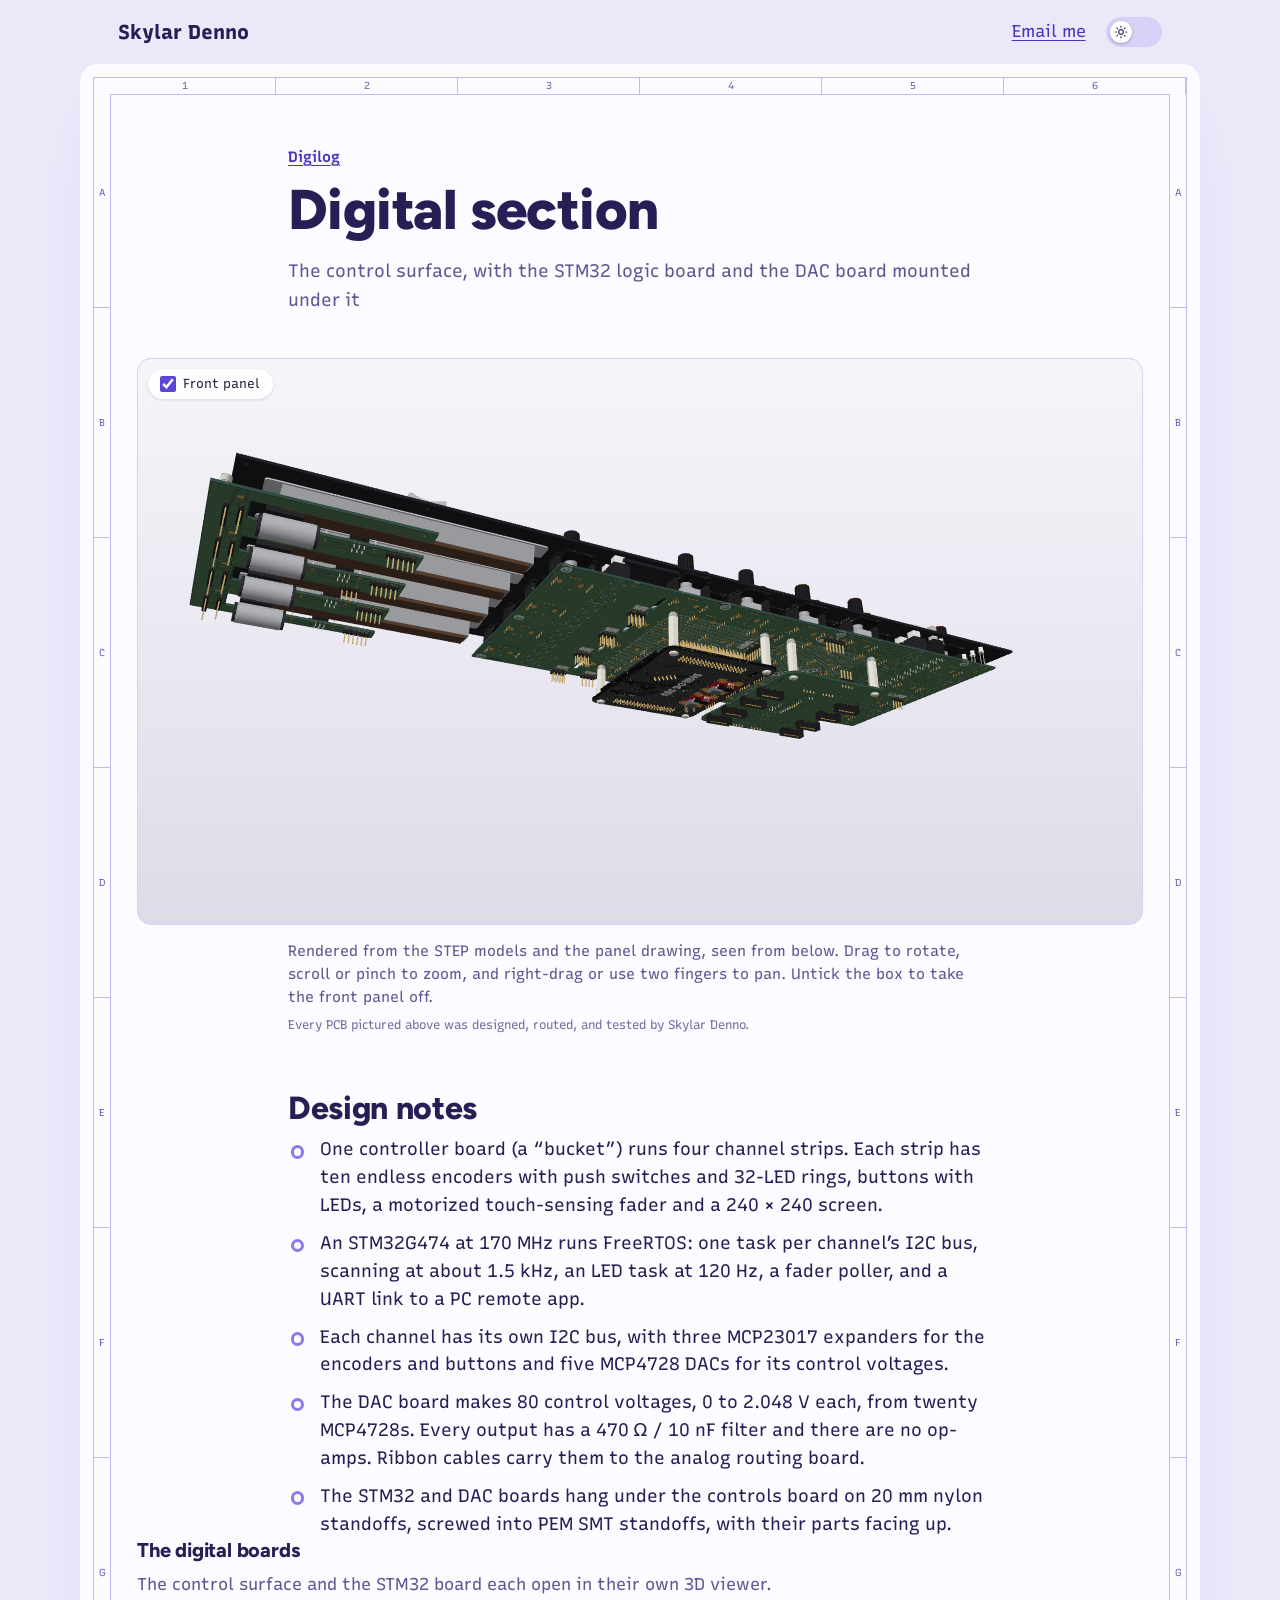
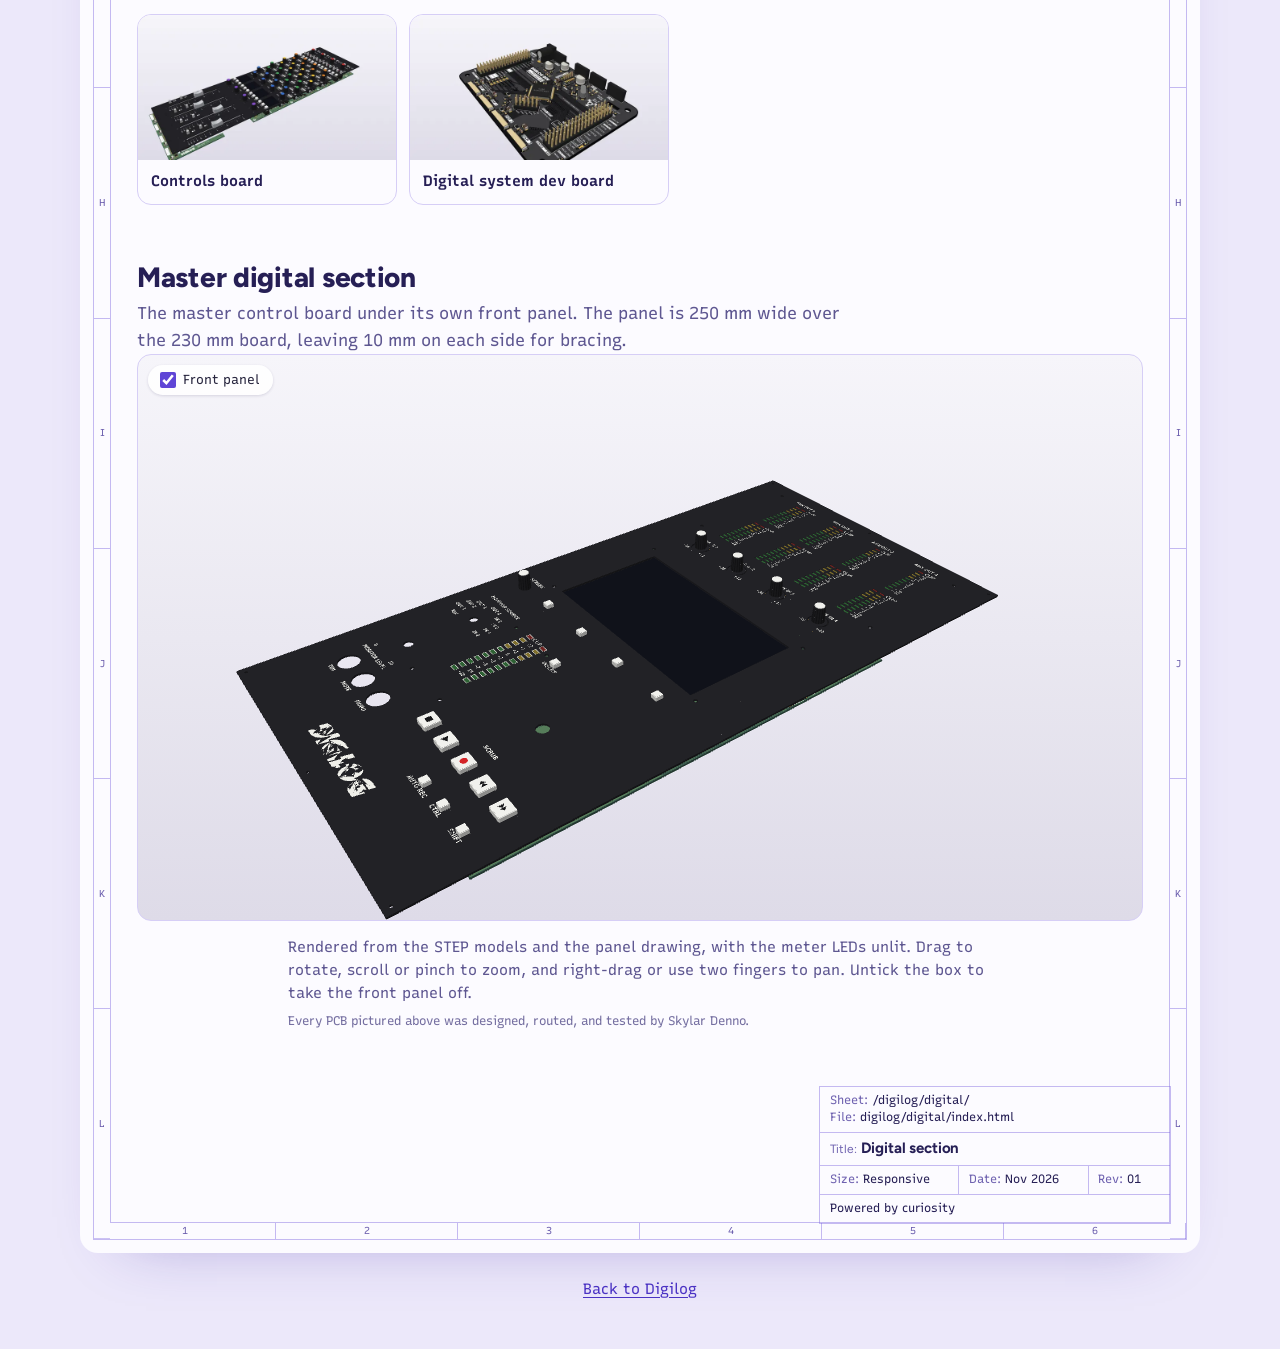
<file: digilog/digital/index.html>
<!doctype html>
<html lang="en">
<head>
  <meta charset="utf-8">
  <meta name="viewport" content="width=device-width, initial-scale=1">
  <title>Digital section | Digilog | Skylar Denno</title>
  <meta name="description" content="Interactive 3D model of Digilog’s digital section: the control surface with the STM32 logic board and the DAC board mounted underneath it.">
  <link rel="canonical" href="https://skylar.solutions/digilog/digital/">
  <meta name="color-scheme" content="light dark">
  <meta name="theme-color" content="#ece8fa">

  <!-- Apply the saved (or system) theme before first paint -->
  <script>
    (function () {
      var theme;
      try { theme = localStorage.getItem("theme"); } catch (e) {}
      if (theme !== "light" && theme !== "dark") {
        theme = matchMedia("(prefers-color-scheme: dark)").matches ? "dark" : "light";
      }
      document.documentElement.dataset.theme = theme;
    })();
  </script>

  <meta property="og:type" content="article">
  <meta property="og:url" content="https://skylar.solutions/digilog/digital/">
  <meta property="og:site_name" content="Skylar Denno">
  <meta property="og:title" content="Digital section | Digilog">
  <meta property="og:description" content="Digilog’s digital section, in 3D.">
  <meta property="og:image" content="https://skylar.solutions/assets/img/digital-assembly.jpg">
  <meta name="twitter:card" content="summary_large_image">

  <link rel="icon" href="../../assets/favicon.svg" type="image/svg+xml">
  <link rel="icon" href="../../assets/favicon-32.png" sizes="32x32" type="image/png">
  <link rel="apple-touch-icon" href="../../assets/apple-touch-icon.png">
  <link rel="preconnect" href="https://fonts.googleapis.com">
  <link rel="preconnect" href="https://fonts.gstatic.com" crossorigin>
  <link rel="stylesheet" href="https://fonts.googleapis.com/css2?family=Figtree:wght@400..900&family=Recursive:wght,CASL,MONO@300..1000,0..1,0..1&display=swap">
  <link rel="stylesheet" href="../../assets/site.css?v=20261109q">
  <script src="../../assets/site.js?v=20261109q" defer></script>
  <script src="../../assets/board-viewer.js?v=20261109q" defer></script>
</head>
<body>
  <a class="skip-link" href="#main">Skip to content</a>

  <header class="site-header">
    <a class="site-header__home" href="../../">Skylar Denno</a>
    <div class="site-header__end">
      <a href="mailto:skylar.denno@gmail.com">Email me</a>
      <button class="theme-switch" type="button" role="switch" aria-checked="false" aria-label="Dark mode">
        <span class="theme-switch__thumb" aria-hidden="true">
          <svg class="theme-switch__icon theme-switch__sun" viewBox="0 0 24 24" fill="none" stroke="currentColor" stroke-width="2" stroke-linecap="round">
            <circle cx="12" cy="12" r="4"/>
            <path d="M12 2v2M12 20v2M4.93 4.93l1.41 1.41M17.66 17.66l1.41 1.41M2 12h2M20 12h2M6.34 17.66l-1.41 1.41M19.07 4.93l-1.41 1.41"/>
          </svg>
          <svg class="theme-switch__icon theme-switch__moon" viewBox="0 0 24 24">
            <path fill="currentColor" d="M12 3a6 6 0 0 0 9 9 9 9 0 1 1-9-9Z"/>
          </svg>
        </span>
      </button>
    </div>
  </header>

  <!-- Drawn as schematic sheet "/digilog/digital/" -->
  <main class="sheet article" id="main">
    <div class="sheet-frame" aria-hidden="true"></div>

    <header class="article__intro">
      <p class="crumbs"><a href="../">Digilog</a></p>
      <h1 class="article__title">Digital section</h1>
      <p class="article__meta">The control surface, with the STM32 logic board and the DAC board mounted under it</p>
    </header>

    <!-- Interactive 3D model (assets/board-viewer.js). Rebuild the .bin with tools/build-digital.py.
         Instance group 2 = front panel with its knob caps and display glass. Starts below the boards. -->
    <figure class="board-figure board-figure--solo">
      <div class="board-viewer" data-board-viewer data-zoom="1.1" data-elevation="-0.4" data-azimuth="-0.25" data-src="../../assets/models/digital-assembly.bin?v=20261109q">
        <img class="board-viewer__poster" src="../../assets/img/digital-assembly.jpg" width="1600" height="900" alt="3D render of Digilog’s digital section from below: the STM32 logic board and the DAC board hanging on white nylon standoffs under the green controls board">
        <canvas class="board-viewer__canvas" tabindex="0" role="img"
                aria-label="Interactive 3D model of the digital section. Arrow keys rotate, Shift with arrows pans, plus and minus zoom, 0 resets the view."></canvas>
        <p class="board-viewer__status" data-viewer-status role="status" hidden></p>
        <button class="board-viewer__reset" type="button" data-viewer-reset hidden>Reset view</button>
        <fieldset class="board-viewer__toggles">
          <legend class="visually-hidden">Show on the model</legend>
          <label><input type="checkbox" data-viewer-group="2" checked> Front panel</label>
        </fieldset>
      </div>
      <figcaption class="board-figure__caption">Rendered from the STEP models and the panel drawing, seen from below. Drag to rotate, scroll or pinch to zoom, and right-drag or use two fingers to pan. Untick the box to take the front panel off.</figcaption>
      <p class="board-credit">Every PCB pictured above was designed, routed, and tested by Skylar Denno.</p>
    </figure>

    <div class="prose">
      <h2>Design notes</h2>

      <ul class="notes-list">
        <li>One controller board (a “bucket”) runs four channel strips. Each strip has ten endless encoders with push switches and 32-LED rings, buttons with LEDs, a motorized touch-sensing fader and a 240 × 240 screen.</li>
        <li>An STM32G474 at 170 MHz runs FreeRTOS: one task per channel’s I2C bus, scanning at about 1.5 kHz, an LED task at 120 Hz, a fader poller, and a UART link to a PC remote app.</li>
        <li>Each channel has its own I2C bus, with three MCP23017 expanders for the encoders and buttons and five MCP4728 DACs for its control voltages.</li>
        <li>The DAC board makes 80 control voltages, 0 to 2.048 V each, from twenty MCP4728s. Every output has a 470 Ω / 10 nF filter and there are no op-amps. Ribbon cables carry them to the analog routing board.</li>
        <li>The STM32 and DAC boards hang under the controls board on 20 mm nylon standoffs, screwed into PEM SMT standoffs, with their parts facing up.</li>
      </ul>
    </div>

    <section class="board-cards" aria-labelledby="digital-boards-title">
      <h2 class="board-cards__title" id="digital-boards-title">The digital boards</h2>
      <p class="board-cards__lead">The control surface and the STM32 board each open in their own 3D viewer.</p>
      <ul class="board-cards__grid board-cards__grid--icons">
        <li>
          <a class="board-card" href="../controls/">
            <picture>
              <source type="image/webp" srcset="../../assets/img/controls-assembly-thumb.webp">
              <img src="../../assets/img/controls-assembly-thumb.jpg" width="640" height="360" loading="lazy" alt="">
            </picture>
            <span>Controls board</span>
          </a>
        </li>
        <li>
          <a class="board-card" href="../stm32/">
            <picture>
              <source type="image/webp" srcset="../../assets/img/digital-dev-board-thumb.webp">
              <img src="../../assets/img/digital-dev-board-thumb.jpg" width="640" height="360" loading="lazy" alt="">
            </picture>
            <span>Digital system dev board</span>
          </a>
        </li>
      </ul>
    </section>

    <section class="card-section" aria-labelledby="master-title">
      <h2 class="card-section__title" id="master-title">Master digital section</h2>
      <p class="card-section__lead">The master control board under its own front panel. The panel is 250 mm wide over the 230 mm board, leaving 10 mm on each side for bracing.</p>
      <figure class="board-figure board-figure--solo">
        <div class="board-viewer" data-board-viewer data-src="../../assets/models/master-digital.bin?v=20261109q">
          <img class="board-viewer__poster" src="../../assets/img/master-digital.jpg" width="1600" height="900" loading="lazy" alt="3D render of the master digital section: a black anodized front panel with meters, buttons, encoders and a display window over the green master control board">
          <canvas class="board-viewer__canvas" tabindex="0" role="img"
                  aria-label="Interactive 3D model of the master digital section. Arrow keys rotate, Shift with arrows pans, plus and minus zoom, 0 resets the view."></canvas>
          <p class="board-viewer__status" data-viewer-status role="status" hidden></p>
          <button class="board-viewer__reset" type="button" data-viewer-reset hidden>Reset view</button>
          <fieldset class="board-viewer__toggles">
            <legend class="visually-hidden">Show on the model</legend>
            <label><input type="checkbox" data-viewer-group="1" checked> Front panel</label>
          </fieldset>
        </div>
        <figcaption class="board-figure__caption">Rendered from the STEP models and the panel drawing, with the meter LEDs unlit. Drag to rotate, scroll or pinch to zoom, and right-drag or use two fingers to pan. Untick the box to take the front panel off.</figcaption>
        <p class="board-credit">Every PCB pictured above was designed, routed, and tested by Skylar Denno.</p>
      </figure>
    </section>

    <!-- Schematic title block. Update the date and rev when you change the page. -->
    <footer class="title-block" aria-hidden="true">
      <p class="title-block__wide"><span>Sheet:</span> /digilog/digital/<br><span>File:</span> digilog/digital/index.html</p>
      <p class="title-block__wide title-block__title"><span>Title:</span> Digital section</p>
      <p><span>Size:</span> Responsive</p>
      <p><span>Date:</span> Nov 2026</p>
      <p><span>Rev:</span> 01</p>
      <p class="title-block__wide">Powered by curiosity</p>
    </footer>
  </main>

  <footer class="site-footer">
    <a href="../">Back to Digilog</a>
  </footer>
</body>
</html>
</file>
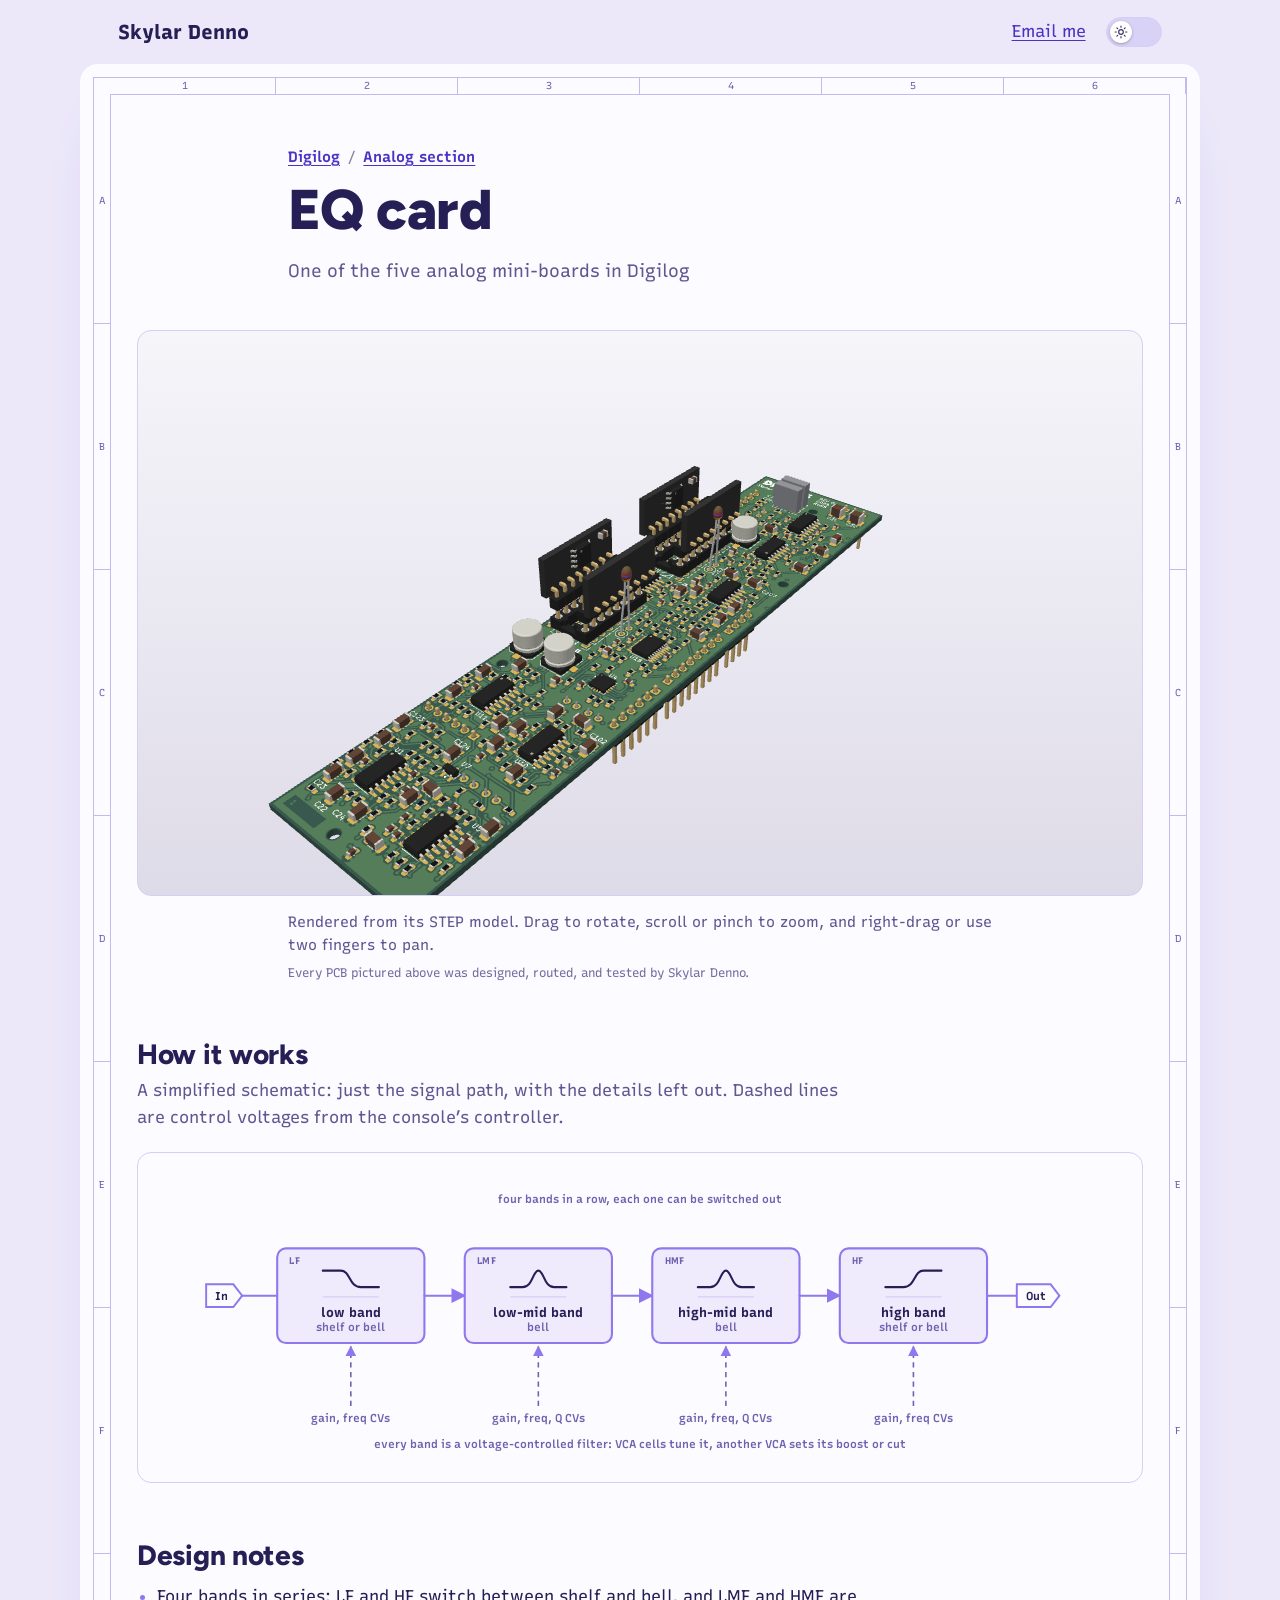
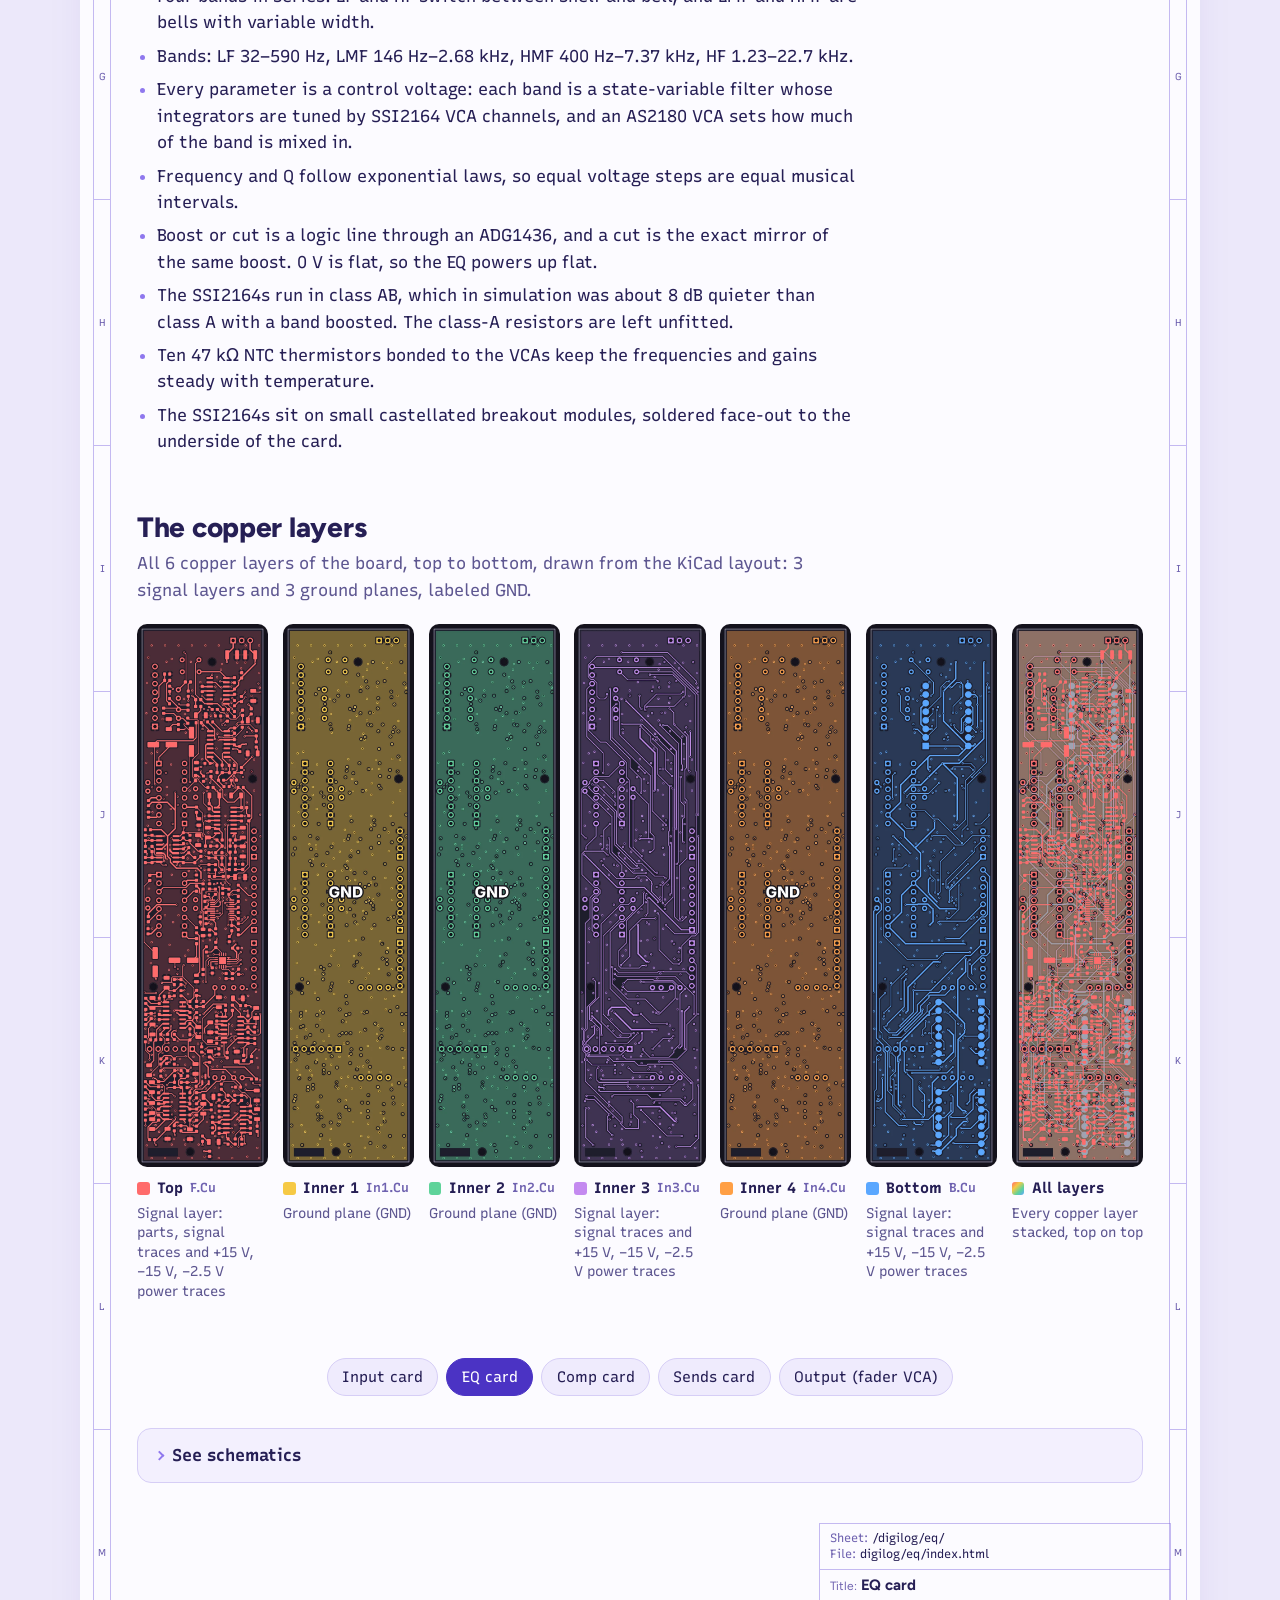
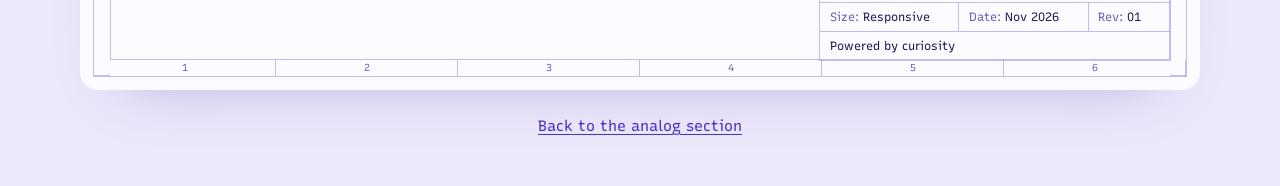
<file: digilog/eq/index.html>
<!doctype html>
<html lang="en">
<head>
  <meta charset="utf-8">
  <meta name="viewport" content="width=device-width, initial-scale=1">
  <title>EQ card | Digilog | Skylar Denno</title>
  <meta name="description" content="Interactive 3D model of the EQ card. One of the five analog mini-boards in Digilog.">
  <link rel="canonical" href="https://skylar.solutions/digilog/eq/">
  <meta name="color-scheme" content="light dark">
  <meta name="theme-color" content="#ece8fa">

  <!-- Apply the saved (or system) theme before first paint -->
  <script>
    (function () {
      var theme;
      try { theme = localStorage.getItem("theme"); } catch (e) {}
      if (theme !== "light" && theme !== "dark") {
        theme = matchMedia("(prefers-color-scheme: dark)").matches ? "dark" : "light";
      }
      document.documentElement.dataset.theme = theme;
    })();
  </script>

  <meta property="og:type" content="article">
  <meta property="og:url" content="https://skylar.solutions/digilog/eq/">
  <meta property="og:site_name" content="Skylar Denno">
  <meta property="og:title" content="EQ card | Digilog">
  <meta property="og:description" content="One of the five analog mini-boards in Digilog, in 3D.">
  <meta property="og:image" content="https://skylar.solutions/assets/img/eq-card.jpg">
  <meta name="twitter:card" content="summary_large_image">

  <link rel="icon" href="../../assets/favicon.svg" type="image/svg+xml">
  <link rel="icon" href="../../assets/favicon-32.png" sizes="32x32" type="image/png">
  <link rel="apple-touch-icon" href="../../assets/apple-touch-icon.png">
  <link rel="preconnect" href="https://fonts.googleapis.com">
  <link rel="preconnect" href="https://fonts.gstatic.com" crossorigin>
  <link rel="stylesheet" href="https://fonts.googleapis.com/css2?family=Figtree:wght@400..900&family=Recursive:wght,CASL,MONO@300..1000,0..1,0..1&display=swap">
  <link rel="stylesheet" href="../../assets/site.css?v=20261109q">
  <script src="../../assets/site.js?v=20261109q" defer></script>
  <script src="../../assets/board-viewer.js?v=20261109q" defer></script>
</head>
<body>
  <a class="skip-link" href="#main">Skip to content</a>

  <header class="site-header">
    <a class="site-header__home" href="../../">Skylar Denno</a>
    <div class="site-header__end">
      <a href="mailto:skylar.denno@gmail.com">Email me</a>
      <button class="theme-switch" type="button" role="switch" aria-checked="false" aria-label="Dark mode">
        <span class="theme-switch__thumb" aria-hidden="true">
          <svg class="theme-switch__icon theme-switch__sun" viewBox="0 0 24 24" fill="none" stroke="currentColor" stroke-width="2" stroke-linecap="round">
            <circle cx="12" cy="12" r="4"/>
            <path d="M12 2v2M12 20v2M4.93 4.93l1.41 1.41M17.66 17.66l1.41 1.41M2 12h2M20 12h2M6.34 17.66l-1.41 1.41M19.07 4.93l-1.41 1.41"/>
          </svg>
          <svg class="theme-switch__icon theme-switch__moon" viewBox="0 0 24 24">
            <path fill="currentColor" d="M12 3a6 6 0 0 0 9 9 9 9 0 1 1-9-9Z"/>
          </svg>
        </span>
      </button>
    </div>
  </header>

  <!-- Drawn as schematic sheet "/digilog/eq/" -->
  <main class="sheet article" id="main">
    <div class="sheet-frame" aria-hidden="true"></div>

    <header class="article__intro">
      <p class="crumbs"><a href="../">Digilog</a><span class="crumbs__sep" aria-hidden="true">/</span><a href="../analog/">Analog section</a></p>
      <h1 class="article__title">EQ card</h1>
      <p class="article__meta">One of the five analog mini-boards in Digilog</p>
    </header>

    <!-- Interactive 3D model (assets/board-viewer.js). Rebuild the .bin with tools/step-to-mesh.mjs. -->
    <figure class="board-figure board-figure--solo">
      <div class="board-viewer" data-board-viewer data-src="../../assets/models/eq-card.bin?v=20261109q">
        <img class="board-viewer__poster" src="../../assets/img/eq-card.jpg" width="1600" height="900" alt="3D render of the EQ card circuit board">
        <canvas class="board-viewer__canvas" tabindex="0" role="img"
                aria-label="Interactive 3D model of the EQ card. Arrow keys rotate, Shift with arrows pans, plus and minus zoom, 0 resets the view."></canvas>
        <p class="board-viewer__status" data-viewer-status role="status" hidden></p>
        <button class="board-viewer__reset" type="button" data-viewer-reset hidden>Reset view</button>
      </div>
      <figcaption class="board-figure__caption">Rendered from its STEP model. Drag to rotate, scroll or pinch to zoom, and right-drag or use two fingers to pan.</figcaption>
            <p class="board-credit">Every PCB pictured above was designed, routed, and tested by Skylar Denno.</p>
    </figure>

    <section class="card-section" aria-labelledby="schematic-title">
      <h2 class="card-section__title" id="schematic-title">How it works</h2>
      <p class="card-section__lead">A simplified schematic: just the signal path, with the details left out. Dashed lines are control voltages from the console’s controller.</p>
      <figure class="schematic">
        <svg class="sch" viewBox="0 0 1100 330" role="img" aria-labelledby="sch-t sch-d"><title id="sch-t">EQ card, simplified schematic</title><desc id="sch-d">Audio passes through four EQ bands in series: low, low-mid, high-mid and high. The low and high bands switch between shelf and bell shapes. Control voltages set each band&#x27;s gain, frequency and, for the mids, Q.</desc><defs><marker id="sch-arrow" viewBox="0 0 10 10" refX="9" refY="5" markerWidth="7" markerHeight="7" orient="auto-start-reverse"><path d="M0 0L10 5L0 10Z" fill="currentColor"/></marker></defs><path class="sch-port" d="M54.92 127 L86 127 L96 140 L86 153 L54.92 153Z"/><text class="sch-pt" x="64.92" y="144.5" text-anchor="start">In</text><path class="sch-w" d="M96 140 L136 140"/><rect class="sch-p" x="136" y="86" width="168" height="108" rx="10"/><path class="sch-icon" d="M188 111.44 L208.48 111.44 C220 111.44 217.44 130.256 231.52 130.256 L252 130.256"/><path class="sch-axis" d="M188 141.32 L252 141.32"/><text class="sch-t" x="220" y="163.76" text-anchor="middle">low band</text><text class="sch-s" x="220" y="179.76" text-anchor="middle">shelf or bell</text><text class="sch-code" x="150" y="104" text-anchor="start">LF</text><path class="sch-cv" d="M220 266 L220 198" marker-end="url(#sch-arrow)"/><text class="sch-s" x="220" y="284" text-anchor="middle">gain, freq CVs</text><path class="sch-w" d="M304 140 L350 140" marker-end="url(#sch-arrow)"/><rect class="sch-p" x="350" y="86" width="168" height="108" rx="10"/><path class="sch-icon" d="M402 130.256 L416.08 130.256 C427.6 130.256 427.6 111.44 434 111.44 C440.4 111.44 440.4 130.256 451.92 130.256 L466 130.256"/><path class="sch-axis" d="M402 141.32 L466 141.32"/><text class="sch-t" x="434" y="163.76" text-anchor="middle">low-mid band</text><text class="sch-s" x="434" y="179.76" text-anchor="middle">bell</text><text class="sch-code" x="364" y="104" text-anchor="start">LMF</text><path class="sch-cv" d="M434 266 L434 198" marker-end="url(#sch-arrow)"/><text class="sch-s" x="434" y="284" text-anchor="middle">gain, freq, Q CVs</text><path class="sch-w" d="M518 140 L564 140" marker-end="url(#sch-arrow)"/><rect class="sch-p" x="564" y="86" width="168" height="108" rx="10"/><path class="sch-icon" d="M616 130.256 L630.08 130.256 C641.6 130.256 641.6 111.44 648 111.44 C654.4 111.44 654.4 130.256 665.92 130.256 L680 130.256"/><path class="sch-axis" d="M616 141.32 L680 141.32"/><text class="sch-t" x="648" y="163.76" text-anchor="middle">high-mid band</text><text class="sch-s" x="648" y="179.76" text-anchor="middle">bell</text><text class="sch-code" x="578" y="104" text-anchor="start">HMF</text><path class="sch-cv" d="M648 266 L648 198" marker-end="url(#sch-arrow)"/><text class="sch-s" x="648" y="284" text-anchor="middle">gain, freq, Q CVs</text><path class="sch-w" d="M732 140 L778 140" marker-end="url(#sch-arrow)"/><rect class="sch-p" x="778" y="86" width="168" height="108" rx="10"/><path class="sch-icon" d="M830 130.256 L850.48 130.256 C864.56 130.256 862 111.44 873.52 111.44 L894 111.44"/><path class="sch-axis" d="M830 141.32 L894 141.32"/><text class="sch-t" x="862" y="163.76" text-anchor="middle">high band</text><text class="sch-s" x="862" y="179.76" text-anchor="middle">shelf or bell</text><text class="sch-code" x="792" y="104" text-anchor="start">HF</text><path class="sch-cv" d="M862 266 L862 198" marker-end="url(#sch-arrow)"/><text class="sch-s" x="862" y="284" text-anchor="middle">gain, freq CVs</text><path class="sch-w" d="M946 140 L980 140"/><path class="sch-port" d="M980 127 L1018.62 127 L1028.62 140 L1018.62 153 L980 153Z"/><text class="sch-pt" x="990" y="144.5" text-anchor="start">Out</text><text class="sch-s" x="550" y="34" text-anchor="middle">four bands in a row, each one can be switched out</text><text class="sch-s" x="550" y="314" text-anchor="middle">every band is a voltage-controlled filter: VCA cells tune it, another VCA sets its boost or cut</text></svg>
      </figure>
    </section>

    <section class="card-section" aria-labelledby="notes-title">
      <h2 class="card-section__title" id="notes-title">Design notes</h2>
      <ul class="notes-list">
        <li>Four bands in series: LF and HF switch between shelf and bell, and LMF and HMF are bells with variable width.</li>
        <li>Bands: LF 32–590 Hz, LMF 146 Hz–2.68 kHz, HMF 400 Hz–7.37 kHz, HF 1.23–22.7 kHz.</li>
        <li>Every parameter is a control voltage: each band is a state-variable filter whose integrators are tuned by SSI2164 VCA channels, and an AS2180 VCA sets how much of the band is mixed in.</li>
        <li>Frequency and Q follow exponential laws, so equal voltage steps are equal musical intervals.</li>
        <li>Boost or cut is a logic line through an ADG1436, and a cut is the exact mirror of the same boost. 0 V is flat, so the EQ powers up flat.</li>
        <li>The SSI2164s run in class AB, which in simulation was about 8 dB quieter than class A with a band boosted. The class-A resistors are left unfitted.</li>
        <li>Ten 47 kΩ NTC thermistors bonded to the VCAs keep the frequencies and gains steady with temperature.</li>
        <li>The SSI2164s sit on small castellated breakout modules, soldered face-out to the underside of the card.</li>
      </ul>
    </section>

    <section class="card-section" aria-labelledby="layers-title">
      <h2 class="card-section__title" id="layers-title">The copper layers</h2>
      <p class="card-section__lead">All 6 copper layers of the board, top to bottom, drawn from the KiCad layout: 3 signal layers and 3 ground planes, labeled GND.</p>
      <ul class="layer-grid">
        <li class="layer">
          <picture>
            <source type="image/webp" srcset="../../assets/img/layers/eq-fcu.webp">
            <img src="../../assets/img/layers/eq-fcu.jpg" width="468" height="1932" loading="lazy" alt="Top copper layer (F.Cu) of the EQ card. Signal layer: parts, signal traces and +15 V, −15 V, −2.5 V power traces">
          </picture>
          <p class="layer__name"><span class="layer__swatch" style="--sw: #ff6b6b"></span>Top <span class="layer__code">F.Cu</span></p>
          <p class="layer__what">Signal layer: parts, signal traces and +15 V, −15 V, −2.5 V power traces</p>
        </li>
        <li class="layer">
          <picture>
            <source type="image/webp" srcset="../../assets/img/layers/eq-in1cu.webp">
            <img src="../../assets/img/layers/eq-in1cu.jpg" width="468" height="1932" loading="lazy" alt="Inner 1 copper layer (In1.Cu) of the EQ card. Ground plane (GND)">
          </picture>
          <p class="layer__name"><span class="layer__swatch" style="--sw: #f6c945"></span>Inner 1 <span class="layer__code">In1.Cu</span></p>
          <p class="layer__what">Ground plane (GND)</p>
        </li>
        <li class="layer">
          <picture>
            <source type="image/webp" srcset="../../assets/img/layers/eq-in2cu.webp">
            <img src="../../assets/img/layers/eq-in2cu.jpg" width="468" height="1932" loading="lazy" alt="Inner 2 copper layer (In2.Cu) of the EQ card. Ground plane (GND)">
          </picture>
          <p class="layer__name"><span class="layer__swatch" style="--sw: #5fd39a"></span>Inner 2 <span class="layer__code">In2.Cu</span></p>
          <p class="layer__what">Ground plane (GND)</p>
        </li>
        <li class="layer">
          <picture>
            <source type="image/webp" srcset="../../assets/img/layers/eq-in3cu.webp">
            <img src="../../assets/img/layers/eq-in3cu.jpg" width="468" height="1932" loading="lazy" alt="Inner 3 copper layer (In3.Cu) of the EQ card. Signal layer: signal traces and +15 V, −15 V, −2.5 V power traces">
          </picture>
          <p class="layer__name"><span class="layer__swatch" style="--sw: #c48af0"></span>Inner 3 <span class="layer__code">In3.Cu</span></p>
          <p class="layer__what">Signal layer: signal traces and +15 V, −15 V, −2.5 V power traces</p>
        </li>
        <li class="layer">
          <picture>
            <source type="image/webp" srcset="../../assets/img/layers/eq-in4cu.webp">
            <img src="../../assets/img/layers/eq-in4cu.jpg" width="468" height="1932" loading="lazy" alt="Inner 4 copper layer (In4.Cu) of the EQ card. Ground plane (GND)">
          </picture>
          <p class="layer__name"><span class="layer__swatch" style="--sw: #ff9f45"></span>Inner 4 <span class="layer__code">In4.Cu</span></p>
          <p class="layer__what">Ground plane (GND)</p>
        </li>
        <li class="layer">
          <picture>
            <source type="image/webp" srcset="../../assets/img/layers/eq-bcu.webp">
            <img src="../../assets/img/layers/eq-bcu.jpg" width="468" height="1932" loading="lazy" alt="Bottom copper layer (B.Cu) of the EQ card. Signal layer: signal traces and +15 V, −15 V, −2.5 V power traces">
          </picture>
          <p class="layer__name"><span class="layer__swatch" style="--sw: #5aa7ff"></span>Bottom <span class="layer__code">B.Cu</span></p>
          <p class="layer__what">Signal layer: signal traces and +15 V, −15 V, −2.5 V power traces</p>
        </li>
        <li class="layer">
          <picture>
            <source type="image/webp" srcset="../../assets/img/layers/eq-all.webp">
            <img src="../../assets/img/layers/eq-all.jpg" width="468" height="1932" loading="lazy" alt="All copper layers of the EQ card stacked together">
          </picture>
          <p class="layer__name"><span class="layer__swatch"></span>All layers</p>
          <p class="layer__what">Every copper layer stacked, top on top</p>
        </li>
      </ul>
    </section>

    <nav class="card-nav" aria-label="The five mini-boards">
      <ul>
        <li><a href="../input/">Input card</a></li>
        <li><a href="../eq/" aria-current="page">EQ card</a></li>
        <li><a href="../comp/">Comp card</a></li>
        <li><a href="../sends/">Sends card</a></li>
        <li><a href="../output/">Output (fader VCA)</a></li>
      </ul>
    </nav>


    <!-- Full schematics, rendered from the KiCad files with tools/render-schematic.py -->
    <details class="schematics">
      <summary>See schematics</summary>
      <div class="schematics__pages">
        <figure class="schematics__page">
          <a href="../../assets/schematics/eq-1.svg?v=20261109q" target="_blank" rel="noopener">
            <img src="../../assets/schematics/eq-1.svg?v=20261109q" width="703" height="698" loading="lazy" alt="Full schematic: top level, with the three band sheets">
          </a>
          <figcaption>Sheet 1 of 4: Top level, with the three band sheets. Opens full size in a new tab.</figcaption>
        </figure>
        <figure class="schematics__page">
          <a href="../../assets/schematics/eq-2.svg?v=20261109q" target="_blank" rel="noopener">
            <img src="../../assets/schematics/eq-2.svg?v=20261109q" width="1592" height="1059" loading="lazy" alt="Full schematic: lf and hf bands">
          </a>
          <figcaption>Sheet 2 of 4: LF and HF bands. Opens full size in a new tab.</figcaption>
        </figure>
        <figure class="schematics__page">
          <a href="../../assets/schematics/eq-3.svg?v=20261109q" target="_blank" rel="noopener">
            <img src="../../assets/schematics/eq-3.svg?v=20261109q" width="1511" height="1062" loading="lazy" alt="Full schematic: lmf band">
          </a>
          <figcaption>Sheet 3 of 4: LMF band. Opens full size in a new tab.</figcaption>
        </figure>
        <figure class="schematics__page">
          <a href="../../assets/schematics/eq-4.svg?v=20261109q" target="_blank" rel="noopener">
            <img src="../../assets/schematics/eq-4.svg?v=20261109q" width="1511" height="1062" loading="lazy" alt="Full schematic: hmf band">
          </a>
          <figcaption>Sheet 4 of 4: HMF band. Opens full size in a new tab.</figcaption>
        </figure>
      </div>
    </details>

    <!-- Schematic title block. Update the date and rev when you change the page. -->
    <footer class="title-block" aria-hidden="true">
      <p class="title-block__wide"><span>Sheet:</span> /digilog/eq/<br><span>File:</span> digilog/eq/index.html</p>
      <p class="title-block__wide title-block__title"><span>Title:</span> EQ card</p>
      <p><span>Size:</span> Responsive</p>
      <p><span>Date:</span> Nov 2026</p>
      <p><span>Rev:</span> 01</p>
      <p class="title-block__wide">Powered by curiosity</p>
    </footer>
  </main>

  <footer class="site-footer">
    <a href="../analog/">Back to the analog section</a>
  </footer>
</body>
</html>
</file>
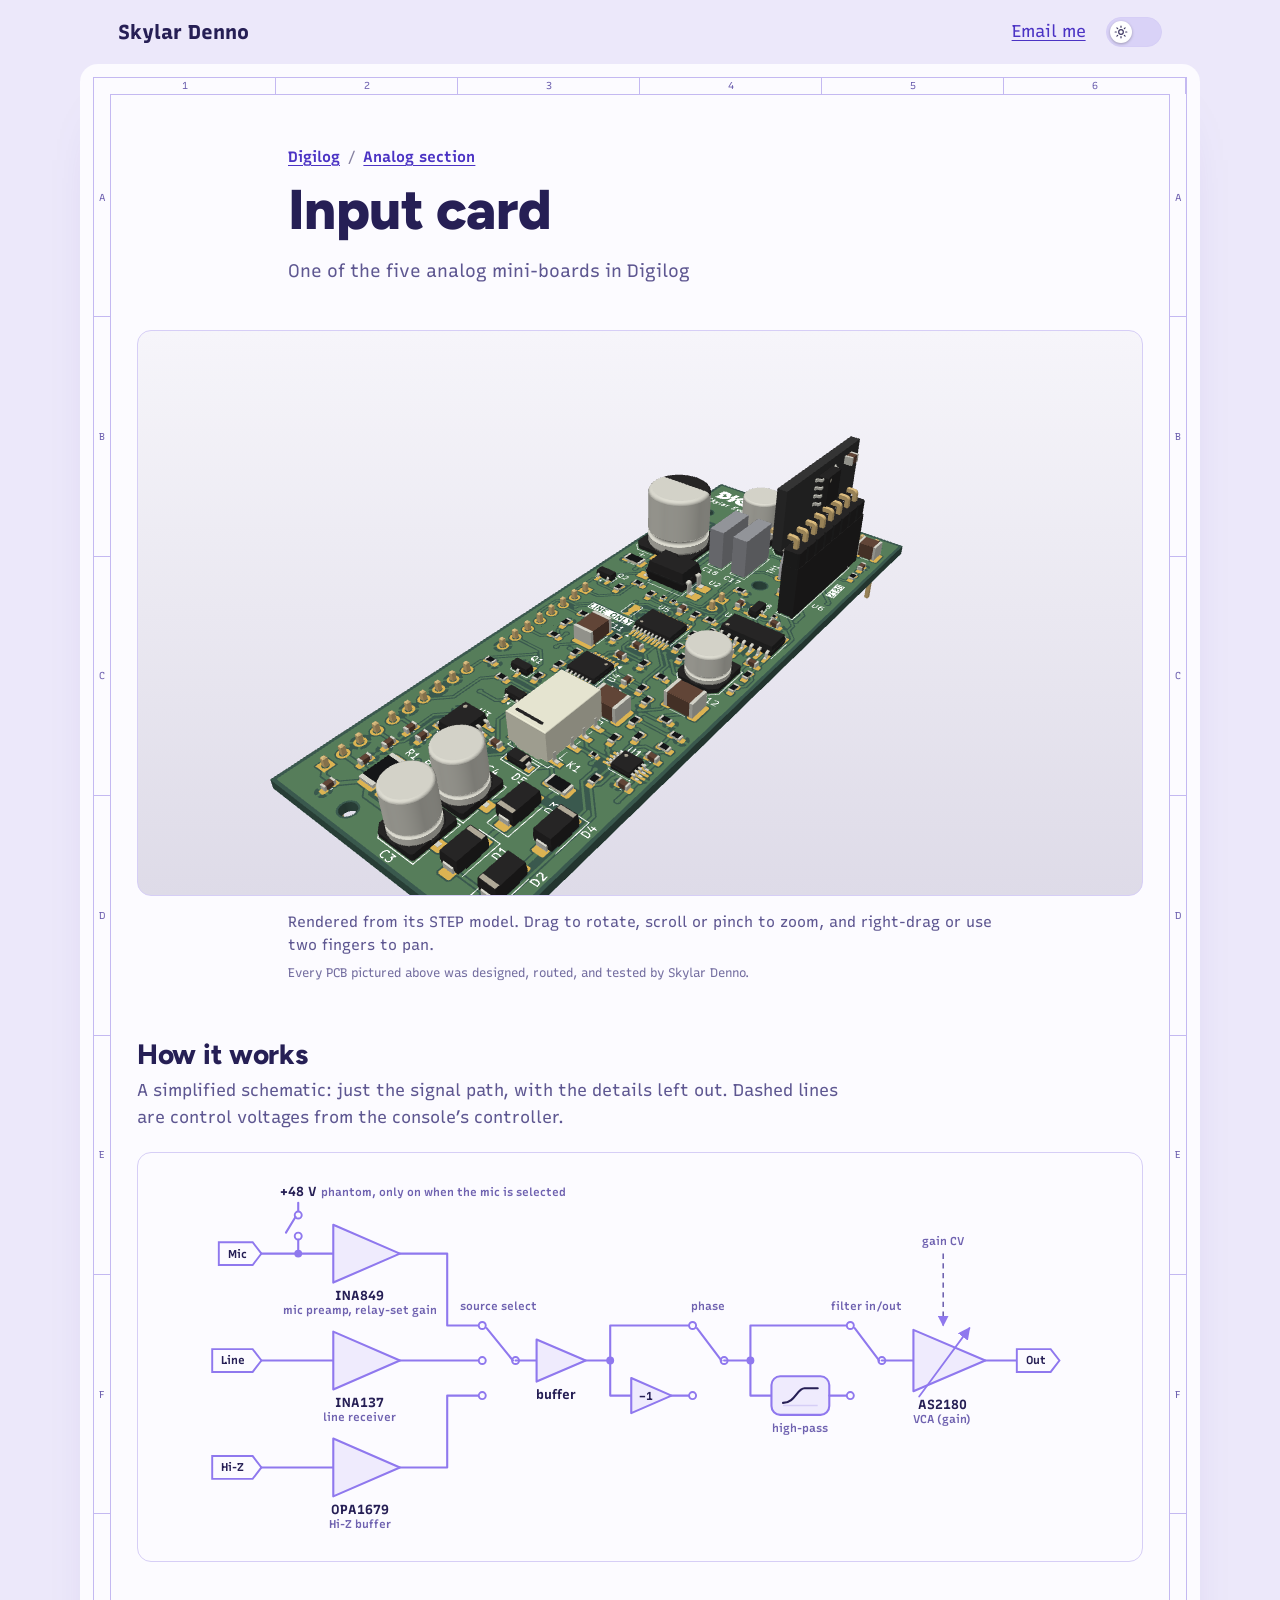
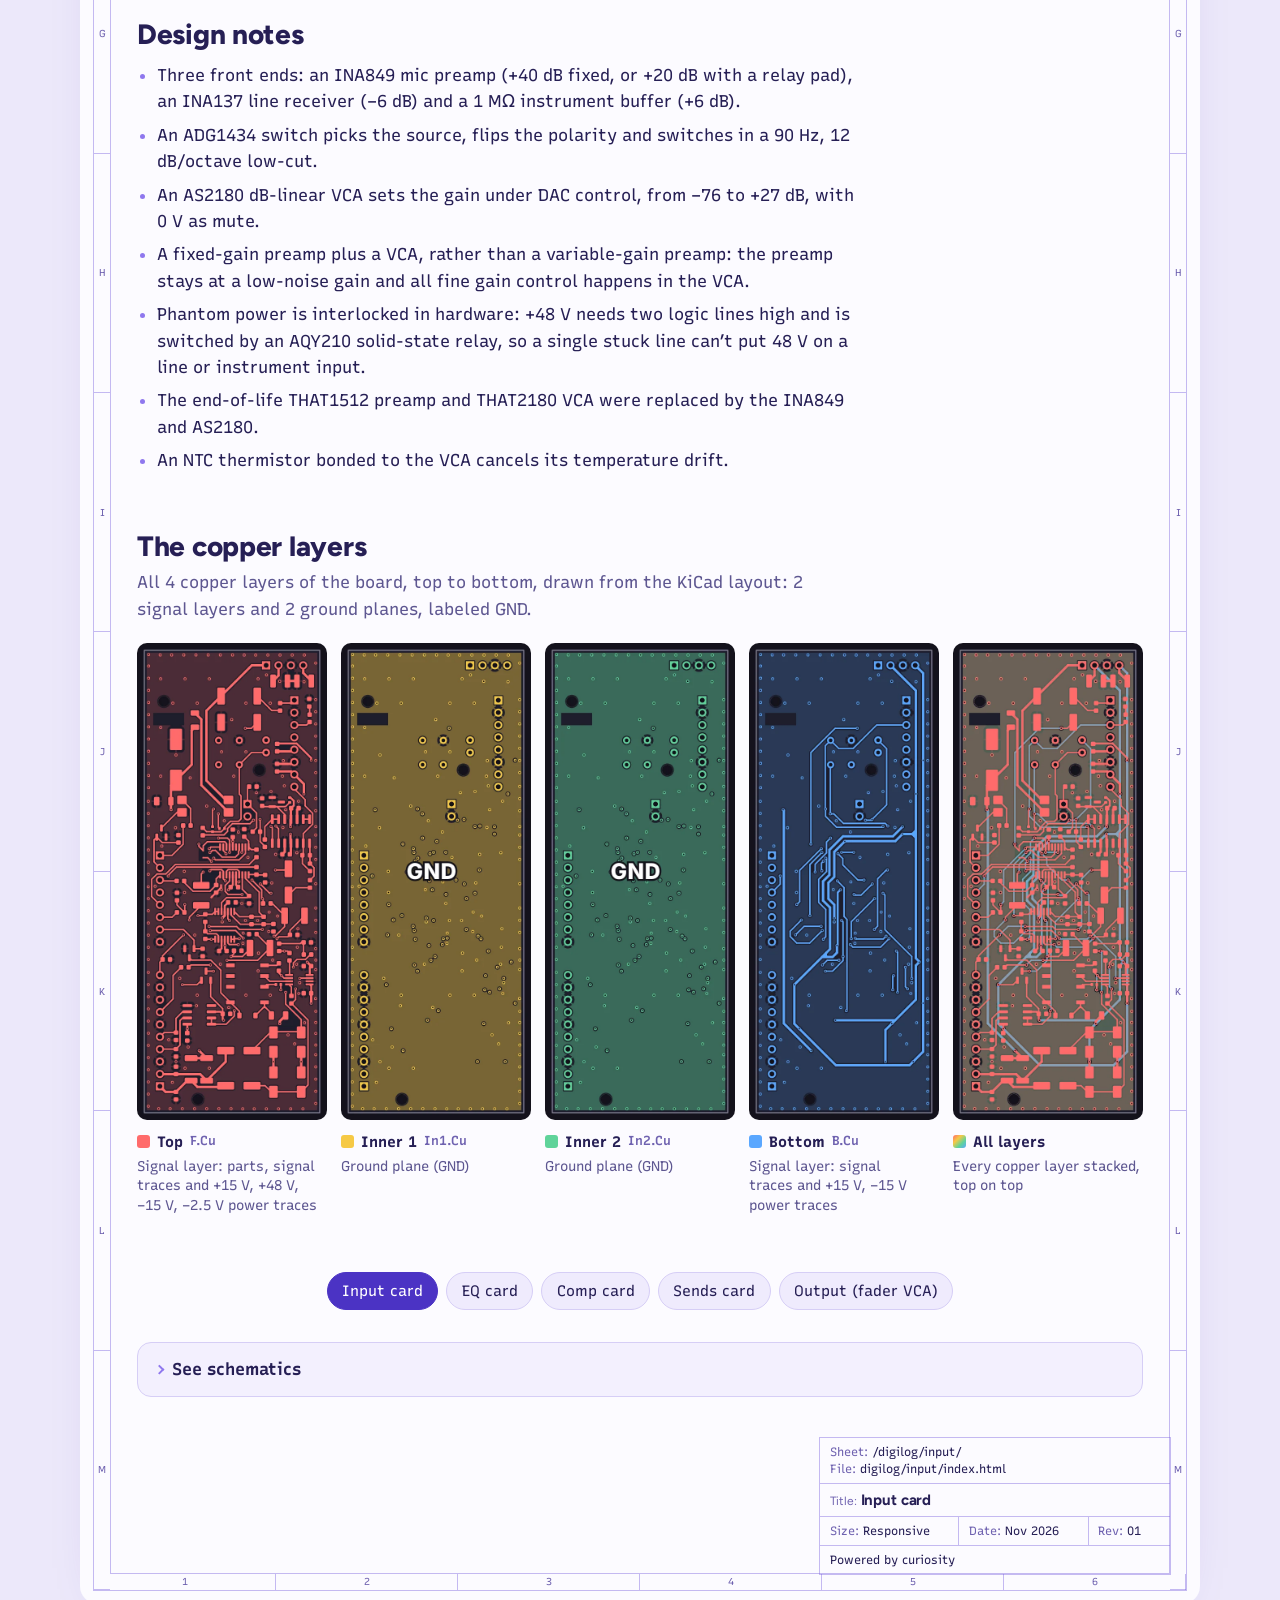
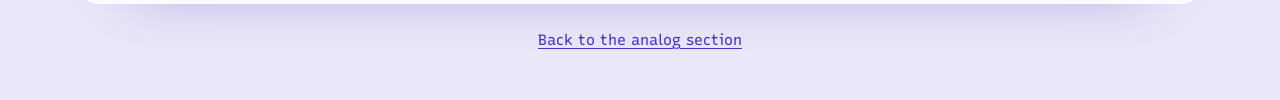
<file: digilog/input/index.html>
<!doctype html>
<html lang="en">
<head>
  <meta charset="utf-8">
  <meta name="viewport" content="width=device-width, initial-scale=1">
  <title>Input card | Digilog | Skylar Denno</title>
  <meta name="description" content="Interactive 3D model of the Input card. One of the five analog mini-boards in Digilog.">
  <link rel="canonical" href="https://skylar.solutions/digilog/input/">
  <meta name="color-scheme" content="light dark">
  <meta name="theme-color" content="#ece8fa">

  <!-- Apply the saved (or system) theme before first paint -->
  <script>
    (function () {
      var theme;
      try { theme = localStorage.getItem("theme"); } catch (e) {}
      if (theme !== "light" && theme !== "dark") {
        theme = matchMedia("(prefers-color-scheme: dark)").matches ? "dark" : "light";
      }
      document.documentElement.dataset.theme = theme;
    })();
  </script>

  <meta property="og:type" content="article">
  <meta property="og:url" content="https://skylar.solutions/digilog/input/">
  <meta property="og:site_name" content="Skylar Denno">
  <meta property="og:title" content="Input card | Digilog">
  <meta property="og:description" content="One of the five analog mini-boards in Digilog, in 3D.">
  <meta property="og:image" content="https://skylar.solutions/assets/img/input-card.jpg">
  <meta name="twitter:card" content="summary_large_image">

  <link rel="icon" href="../../assets/favicon.svg" type="image/svg+xml">
  <link rel="icon" href="../../assets/favicon-32.png" sizes="32x32" type="image/png">
  <link rel="apple-touch-icon" href="../../assets/apple-touch-icon.png">
  <link rel="preconnect" href="https://fonts.googleapis.com">
  <link rel="preconnect" href="https://fonts.gstatic.com" crossorigin>
  <link rel="stylesheet" href="https://fonts.googleapis.com/css2?family=Figtree:wght@400..900&family=Recursive:wght,CASL,MONO@300..1000,0..1,0..1&display=swap">
  <link rel="stylesheet" href="../../assets/site.css?v=20261109q">
  <script src="../../assets/site.js?v=20261109q" defer></script>
  <script src="../../assets/board-viewer.js?v=20261109q" defer></script>
</head>
<body>
  <a class="skip-link" href="#main">Skip to content</a>

  <header class="site-header">
    <a class="site-header__home" href="../../">Skylar Denno</a>
    <div class="site-header__end">
      <a href="mailto:skylar.denno@gmail.com">Email me</a>
      <button class="theme-switch" type="button" role="switch" aria-checked="false" aria-label="Dark mode">
        <span class="theme-switch__thumb" aria-hidden="true">
          <svg class="theme-switch__icon theme-switch__sun" viewBox="0 0 24 24" fill="none" stroke="currentColor" stroke-width="2" stroke-linecap="round">
            <circle cx="12" cy="12" r="4"/>
            <path d="M12 2v2M12 20v2M4.93 4.93l1.41 1.41M17.66 17.66l1.41 1.41M2 12h2M20 12h2M6.34 17.66l-1.41 1.41M19.07 4.93l-1.41 1.41"/>
          </svg>
          <svg class="theme-switch__icon theme-switch__moon" viewBox="0 0 24 24">
            <path fill="currentColor" d="M12 3a6 6 0 0 0 9 9 9 9 0 1 1-9-9Z"/>
          </svg>
        </span>
      </button>
    </div>
  </header>

  <!-- Drawn as schematic sheet "/digilog/input/" -->
  <main class="sheet article" id="main">
    <div class="sheet-frame" aria-hidden="true"></div>

    <header class="article__intro">
      <p class="crumbs"><a href="../">Digilog</a><span class="crumbs__sep" aria-hidden="true">/</span><a href="../analog/">Analog section</a></p>
      <h1 class="article__title">Input card</h1>
      <p class="article__meta">One of the five analog mini-boards in Digilog</p>
    </header>

    <!-- Interactive 3D model (assets/board-viewer.js). Rebuild the .bin with tools/step-to-mesh.mjs. -->
    <figure class="board-figure board-figure--solo">
      <div class="board-viewer" data-board-viewer data-src="../../assets/models/input-card.bin?v=20261109q">
        <img class="board-viewer__poster" src="../../assets/img/input-card.jpg" width="1600" height="900" alt="3D render of the Input card circuit board">
        <canvas class="board-viewer__canvas" tabindex="0" role="img"
                aria-label="Interactive 3D model of the Input card. Arrow keys rotate, Shift with arrows pans, plus and minus zoom, 0 resets the view."></canvas>
        <p class="board-viewer__status" data-viewer-status role="status" hidden></p>
        <button class="board-viewer__reset" type="button" data-viewer-reset hidden>Reset view</button>
      </div>
      <figcaption class="board-figure__caption">Rendered from its STEP model. Drag to rotate, scroll or pinch to zoom, and right-drag or use two fingers to pan.</figcaption>
            <p class="board-credit">Every PCB pictured above was designed, routed, and tested by Skylar Denno.</p>
    </figure>

    <section class="card-section" aria-labelledby="schematic-title">
      <h2 class="card-section__title" id="schematic-title">How it works</h2>
      <p class="card-section__lead">A simplified schematic: just the signal path, with the details left out. Dashed lines are control voltages from the console’s controller.</p>
      <figure class="schematic">
        <svg class="sch" viewBox="0 0 1100 420" role="img" aria-labelledby="sch-t sch-d"><title id="sch-t">Input card, simplified schematic</title><desc id="sch-d">Mic, line and Hi-Z inputs each get their own amplifier. A selector picks one, then a buffer, a switchable polarity flip, a switchable high-pass filter, and a VCA that sets the gain from a control voltage, before the output.</desc><defs><marker id="sch-arrow" viewBox="0 0 10 10" refX="9" refY="5" markerWidth="7" markerHeight="7" orient="auto-start-reverse"><path d="M0 0L10 5L0 10Z" fill="currentColor"/></marker></defs><path class="sch-port" d="M69.38 79 L108 79 L118 92 L108 105 L69.38 105Z"/><text class="sch-pt" x="79.38" y="96.5" text-anchor="start">Mic</text><path class="sch-port" d="M61.84 201 L108 201 L118 214 L108 227 L61.84 227Z"/><text class="sch-pt" x="71.84" y="218.5" text-anchor="start">Line</text><path class="sch-port" d="M61.84 323 L108 323 L118 336 L108 349 L61.84 349Z"/><text class="sch-pt" x="71.84" y="340.5" text-anchor="start">Hi-Z</text><text class="sch-t" x="160" y="26" text-anchor="middle">+48 V</text><text class="sch-s" x="186" y="26" text-anchor="start">phantom, only on when the mic is selected</text><path class="sch-w" d="M160 34 L160 44"/><circle class="sch-contact" cx="160" cy="48" r="4"/><circle class="sch-contact" cx="160" cy="72" r="4"/><path class="sch-w" d="M157 50 L146 68"/><path class="sch-w" d="M160 76 L160 92"/><circle class="sch-dot" cx="160" cy="92" r="4.5"/><path class="sch-w" d="M118 92 L200 92"/><path class="sch-w" d="M118 214 L200 214"/><path class="sch-w" d="M118 336 L200 336"/><path class="sch-p" d="M200 59 L276 92 L200 125Z"/><text class="sch-t" x="230.4" y="145" text-anchor="middle">INA849</text><text class="sch-s" x="230.4" y="161" text-anchor="middle">mic preamp, relay-set gain</text><path class="sch-p" d="M200 181 L276 214 L200 247Z"/><text class="sch-t" x="230.4" y="267" text-anchor="middle">INA137</text><text class="sch-s" x="230.4" y="283" text-anchor="middle">line receiver</text><path class="sch-p" d="M200 303 L276 336 L200 369Z"/><text class="sch-t" x="230.4" y="389" text-anchor="middle">OPA1679</text><text class="sch-s" x="230.4" y="405" text-anchor="middle">Hi-Z buffer</text><path class="sch-w" d="M276 92 L330 92 L330 174 L370 174"/><path class="sch-w" d="M276 214 L370 214"/><path class="sch-w" d="M276 336 L330 336 L330 254 L370 254"/><circle class="sch-contact" cx="370" cy="174" r="4"/><circle class="sch-contact" cx="370" cy="214" r="4"/><circle class="sch-contact" cx="370" cy="254" r="4"/><circle class="sch-contact" cx="408" cy="214" r="4"/><path class="sch-w" d="M405 214 L375 177"/><text class="sch-s" x="389" y="156" text-anchor="middle">source select</text><path class="sch-w" d="M408 214 L432 214"/><path class="sch-p" d="M432 190 L488 214 L432 238Z"/><text class="sch-t" x="454.4" y="258" text-anchor="middle">buffer</text><path class="sch-w" d="M488 214 L516 214"/><circle class="sch-dot" cx="516" cy="214" r="4.5"/><path class="sch-w" d="M516 214 L516 174 L610 174"/><path class="sch-w" d="M516 214 L516 254 L540 254"/><path class="sch-p" d="M540 234 L586 254 L540 274Z"/><text class="sch-in" x="556.56" y="259" text-anchor="middle">−1</text><path class="sch-w" d="M586 254 L610 254"/><circle class="sch-contact" cx="610" cy="174" r="4"/><circle class="sch-contact" cx="610" cy="254" r="4"/><circle class="sch-contact" cx="646" cy="214" r="4"/><path class="sch-w" d="M643 214 L615 177"/><text class="sch-s" x="628" y="156" text-anchor="middle">phase</text><path class="sch-w" d="M646 214 L676 214"/><circle class="sch-dot" cx="676" cy="214" r="4.5"/><path class="sch-w" d="M676 214 L676 174 L790 174"/><path class="sch-w" d="M676 214 L676 254 L700 254"/><rect class="sch-p" x="700" y="232" width="66" height="44" rx="10"/><path class="sch-icon" d="M713.2 262.316 C727.06 262.316 729.04 245.684 737.752 245.684 L752.8 245.684"/><path class="sch-axis" d="M713.2 265.316 L752.8 265.316"/><path class="sch-w" d="M766 254 L790 254"/><text class="sch-s" x="733" y="296" text-anchor="middle">high-pass</text><circle class="sch-contact" cx="790" cy="174" r="4"/><circle class="sch-contact" cx="790" cy="254" r="4"/><circle class="sch-contact" cx="826" cy="214" r="4"/><path class="sch-w" d="M823 214 L795 177"/><text class="sch-s" x="808" y="156" text-anchor="middle">filter in/out</text><path class="sch-w" d="M826 214 L862 214"/><path class="sch-p" d="M862 179 L944 214 L862 249Z"/><path class="sch-vca" d="M868.56 255 L925.96 177" marker-end="url(#sch-arrow)"/><text class="sch-t" x="894.8" y="269" text-anchor="middle">AS2180</text><text class="sch-s" x="894.8" y="285" text-anchor="middle">VCA (gain)</text><path class="sch-cv" d="M896 92 L896 174" marker-end="url(#sch-arrow)"/><text class="sch-s" x="896" y="82" text-anchor="middle">gain CV</text><path class="sch-w" d="M944 214 L980 214"/><path class="sch-port" d="M980 201 L1018.62 201 L1028.62 214 L1018.62 227 L980 227Z"/><text class="sch-pt" x="990" y="218.5" text-anchor="start">Out</text></svg>
      </figure>
    </section>

    <section class="card-section" aria-labelledby="notes-title">
      <h2 class="card-section__title" id="notes-title">Design notes</h2>
      <ul class="notes-list">
        <li>Three front ends: an INA849 mic preamp (+40 dB fixed, or +20 dB with a relay pad), an INA137 line receiver (−6 dB) and a 1 MΩ instrument buffer (+6 dB).</li>
        <li>An ADG1434 switch picks the source, flips the polarity and switches in a 90 Hz, 12 dB/octave low-cut.</li>
        <li>An AS2180 dB-linear VCA sets the gain under DAC control, from −76 to +27 dB, with 0 V as mute.</li>
        <li>A fixed-gain preamp plus a VCA, rather than a variable-gain preamp: the preamp stays at a low-noise gain and all fine gain control happens in the VCA.</li>
        <li>Phantom power is interlocked in hardware: +48 V needs two logic lines high and is switched by an AQY210 solid-state relay, so a single stuck line can’t put 48 V on a line or instrument input.</li>
        <li>The end-of-life THAT1512 preamp and THAT2180 VCA were replaced by the INA849 and AS2180.</li>
        <li>An NTC thermistor bonded to the VCA cancels its temperature drift.</li>
      </ul>
    </section>

    <section class="card-section" aria-labelledby="layers-title">
      <h2 class="card-section__title" id="layers-title">The copper layers</h2>
      <p class="card-section__lead">All 4 copper layers of the board, top to bottom, drawn from the KiCad layout: 2 signal layers and 2 ground planes, labeled GND.</p>
      <ul class="layer-grid">
        <li class="layer">
          <picture>
            <source type="image/webp" srcset="../../assets/img/layers/input-fcu.webp">
            <img src="../../assets/img/layers/input-fcu.jpg" width="468" height="1176" loading="lazy" alt="Top copper layer (F.Cu) of the input card. Signal layer: parts, signal traces and +15 V, +48 V, −15 V, −2.5 V power traces">
          </picture>
          <p class="layer__name"><span class="layer__swatch" style="--sw: #ff6b6b"></span>Top <span class="layer__code">F.Cu</span></p>
          <p class="layer__what">Signal layer: parts, signal traces and +15 V, +48 V, −15 V, −2.5 V power traces</p>
        </li>
        <li class="layer">
          <picture>
            <source type="image/webp" srcset="../../assets/img/layers/input-in1cu.webp">
            <img src="../../assets/img/layers/input-in1cu.jpg" width="468" height="1176" loading="lazy" alt="Inner 1 copper layer (In1.Cu) of the input card. Ground plane (GND)">
          </picture>
          <p class="layer__name"><span class="layer__swatch" style="--sw: #f6c945"></span>Inner 1 <span class="layer__code">In1.Cu</span></p>
          <p class="layer__what">Ground plane (GND)</p>
        </li>
        <li class="layer">
          <picture>
            <source type="image/webp" srcset="../../assets/img/layers/input-in2cu.webp">
            <img src="../../assets/img/layers/input-in2cu.jpg" width="468" height="1176" loading="lazy" alt="Inner 2 copper layer (In2.Cu) of the input card. Ground plane (GND)">
          </picture>
          <p class="layer__name"><span class="layer__swatch" style="--sw: #5fd39a"></span>Inner 2 <span class="layer__code">In2.Cu</span></p>
          <p class="layer__what">Ground plane (GND)</p>
        </li>
        <li class="layer">
          <picture>
            <source type="image/webp" srcset="../../assets/img/layers/input-bcu.webp">
            <img src="../../assets/img/layers/input-bcu.jpg" width="468" height="1176" loading="lazy" alt="Bottom copper layer (B.Cu) of the input card. Signal layer: signal traces and +15 V, −15 V power traces">
          </picture>
          <p class="layer__name"><span class="layer__swatch" style="--sw: #5aa7ff"></span>Bottom <span class="layer__code">B.Cu</span></p>
          <p class="layer__what">Signal layer: signal traces and +15 V, −15 V power traces</p>
        </li>
        <li class="layer">
          <picture>
            <source type="image/webp" srcset="../../assets/img/layers/input-all.webp">
            <img src="../../assets/img/layers/input-all.jpg" width="468" height="1176" loading="lazy" alt="All copper layers of the input card stacked together">
          </picture>
          <p class="layer__name"><span class="layer__swatch"></span>All layers</p>
          <p class="layer__what">Every copper layer stacked, top on top</p>
        </li>
      </ul>
    </section>

    <nav class="card-nav" aria-label="The five mini-boards">
      <ul>
        <li><a href="../input/" aria-current="page">Input card</a></li>
        <li><a href="../eq/">EQ card</a></li>
        <li><a href="../comp/">Comp card</a></li>
        <li><a href="../sends/">Sends card</a></li>
        <li><a href="../output/">Output (fader VCA)</a></li>
      </ul>
    </nav>


    <!-- Full schematics, rendered from the KiCad files with tools/render-schematic.py -->
    <details class="schematics">
      <summary>See schematics</summary>
      <div class="schematics__pages">
        <figure class="schematics__page">
          <a href="../../assets/schematics/input.svg?v=20261109q" target="_blank" rel="noopener">
            <img src="../../assets/schematics/input.svg?v=20261109q" width="1576" height="1069" loading="lazy" alt="Full schematic: Input card">
          </a>
          <figcaption>Input card. Opens full size in a new tab.</figcaption>
        </figure>
      </div>
    </details>

    <!-- Schematic title block. Update the date and rev when you change the page. -->
    <footer class="title-block" aria-hidden="true">
      <p class="title-block__wide"><span>Sheet:</span> /digilog/input/<br><span>File:</span> digilog/input/index.html</p>
      <p class="title-block__wide title-block__title"><span>Title:</span> Input card</p>
      <p><span>Size:</span> Responsive</p>
      <p><span>Date:</span> Nov 2026</p>
      <p><span>Rev:</span> 01</p>
      <p class="title-block__wide">Powered by curiosity</p>
    </footer>
  </main>

  <footer class="site-footer">
    <a href="../analog/">Back to the analog section</a>
  </footer>
</body>
</html>
</file>
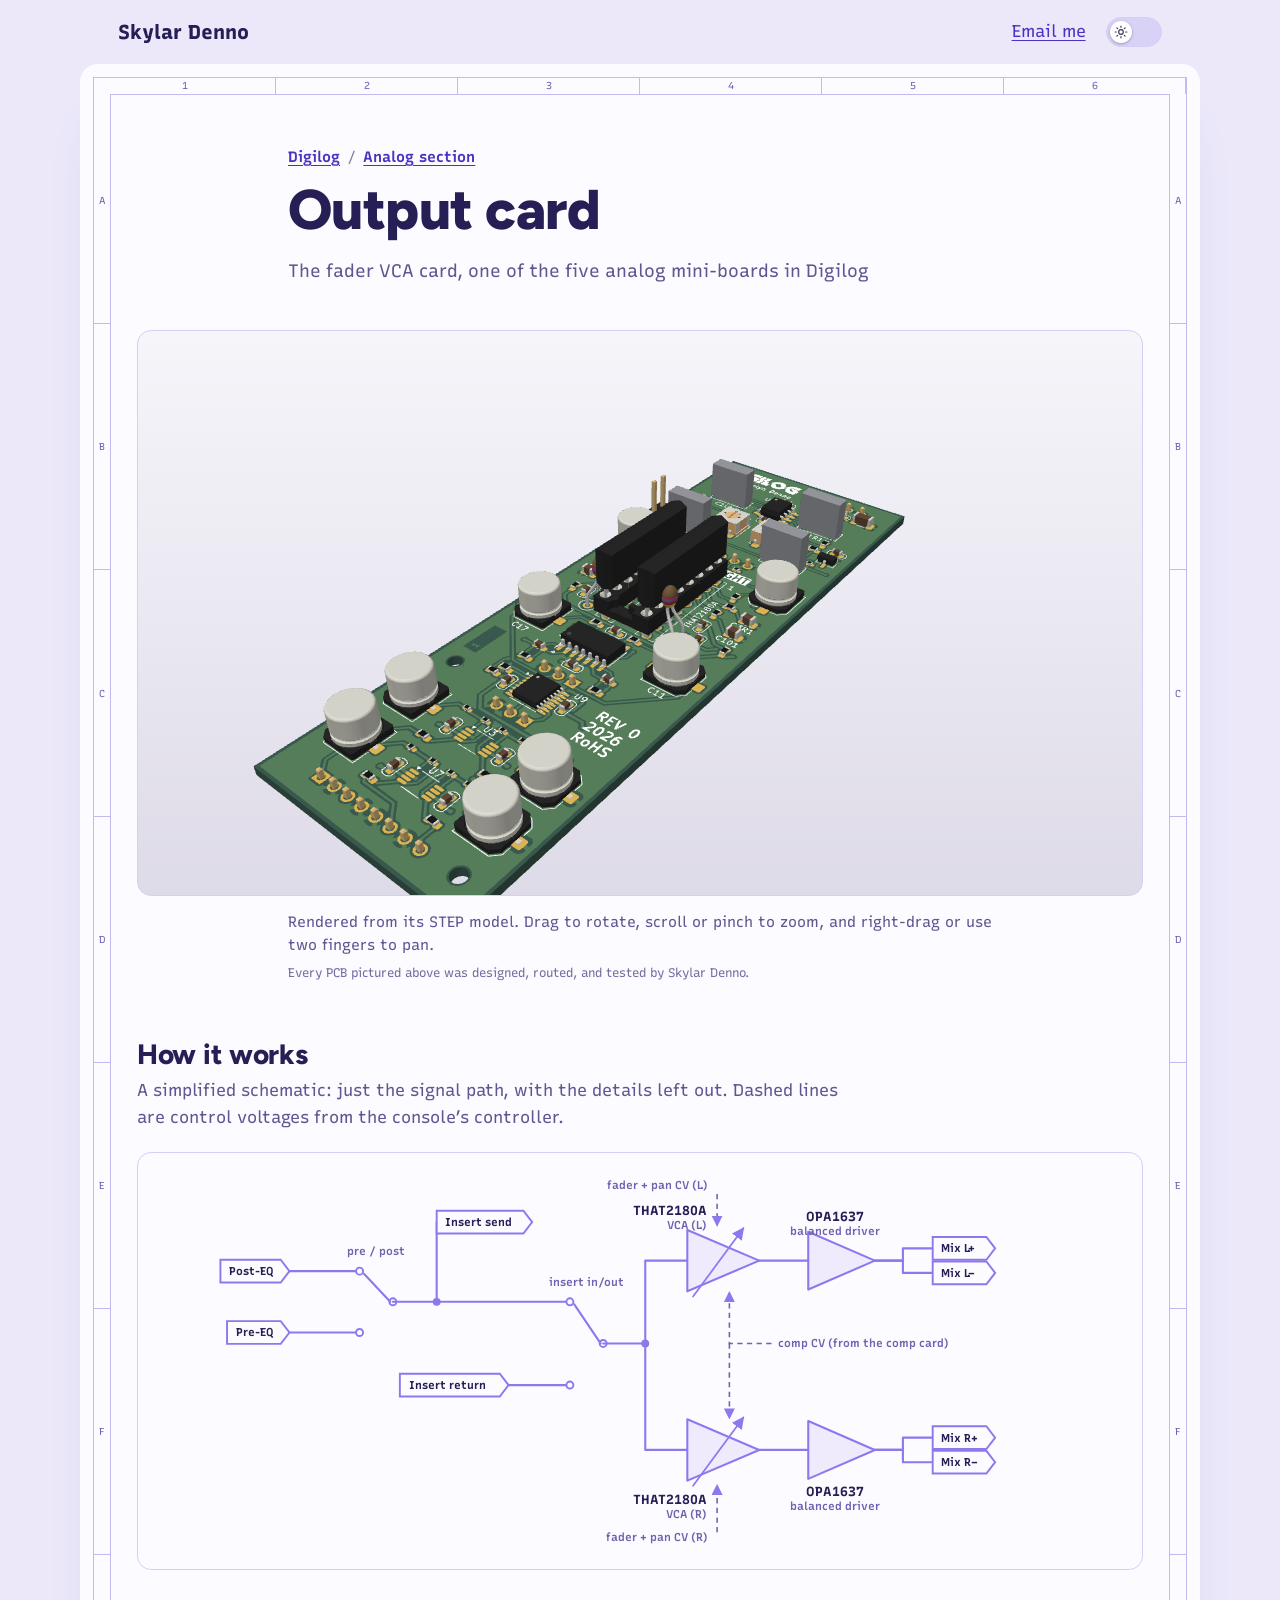
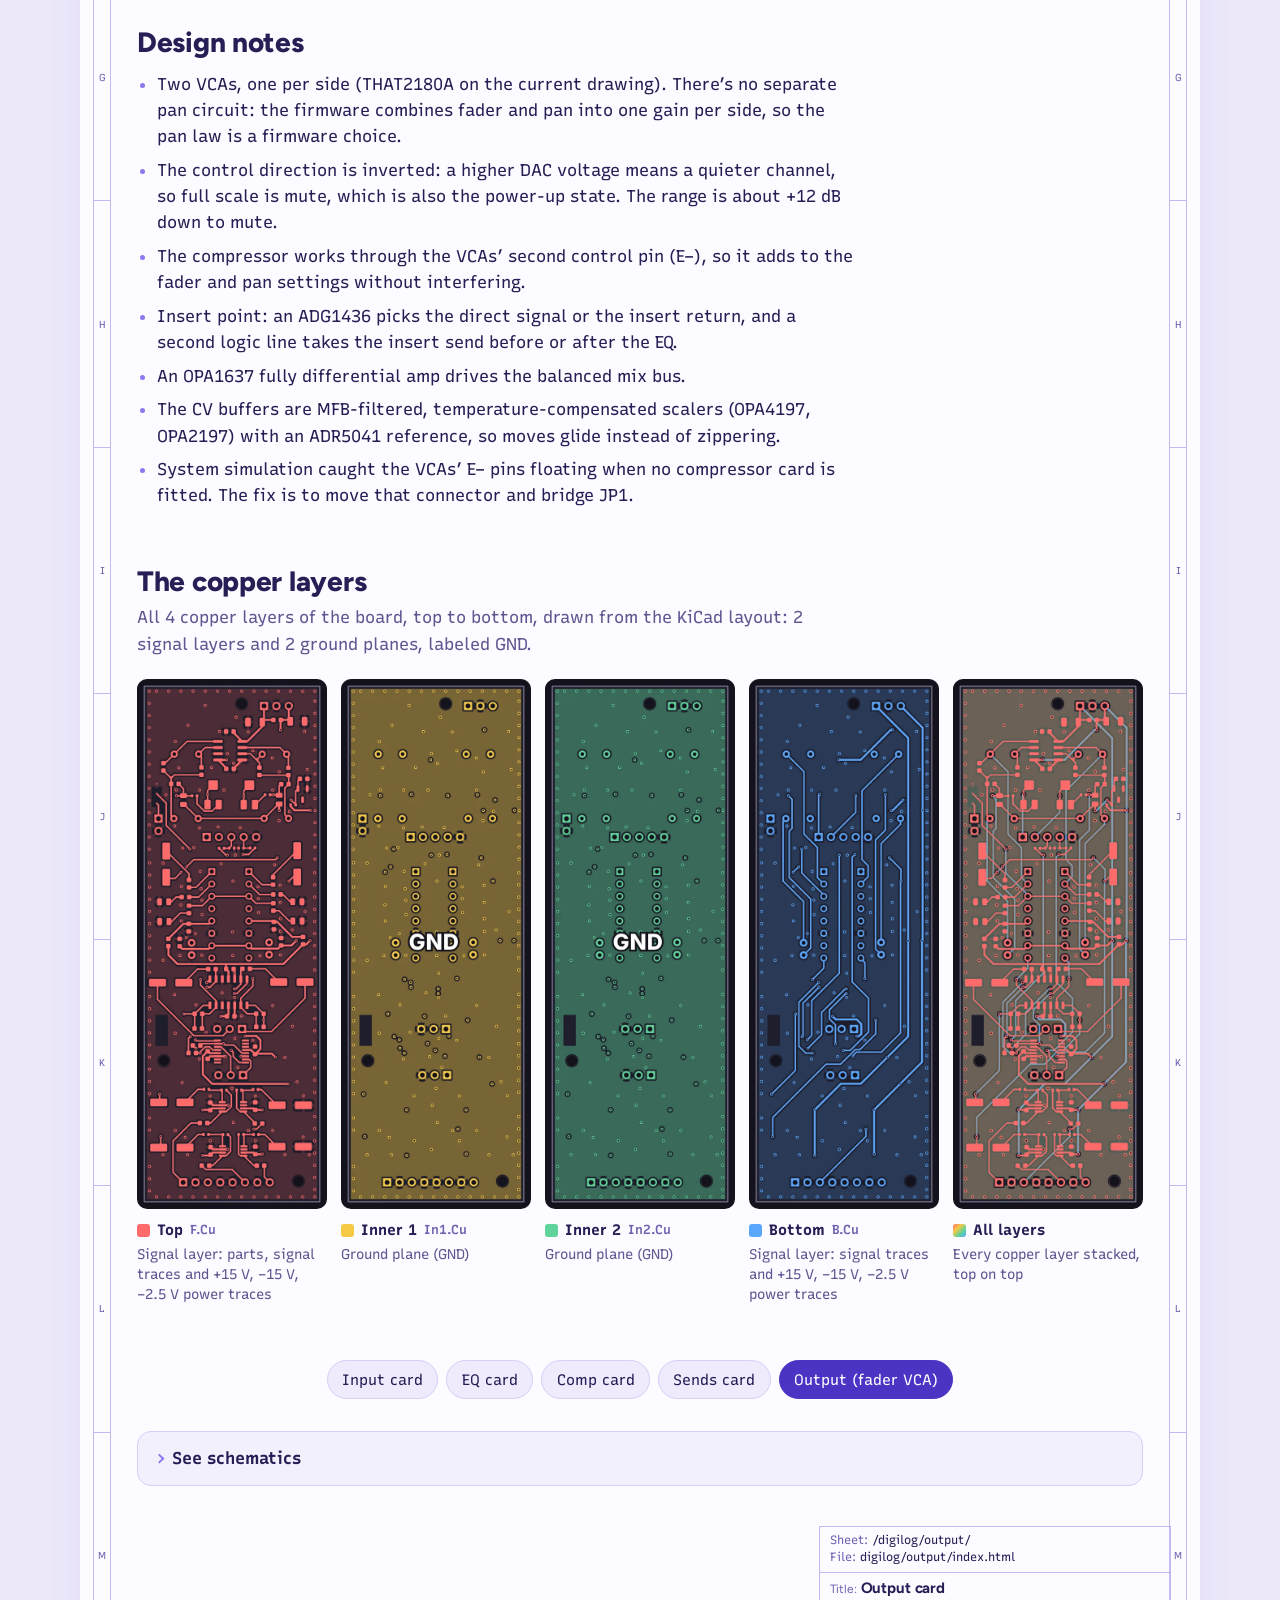
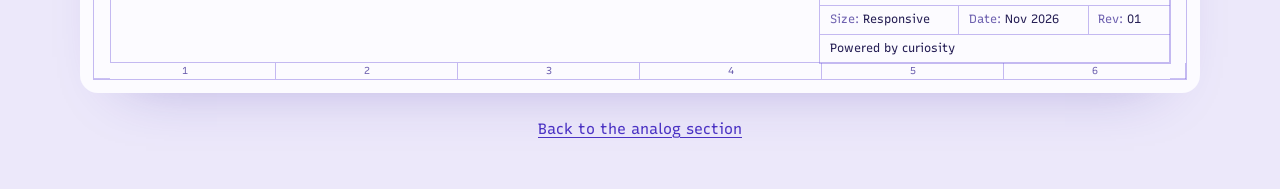
<file: digilog/output/index.html>
<!doctype html>
<html lang="en">
<head>
  <meta charset="utf-8">
  <meta name="viewport" content="width=device-width, initial-scale=1">
  <title>Output card | Digilog | Skylar Denno</title>
  <meta name="description" content="Interactive 3D model of the Output card. The fader VCA card, one of the five analog mini-boards in Digilog.">
  <link rel="canonical" href="https://skylar.solutions/digilog/output/">
  <meta name="color-scheme" content="light dark">
  <meta name="theme-color" content="#ece8fa">

  <!-- Apply the saved (or system) theme before first paint -->
  <script>
    (function () {
      var theme;
      try { theme = localStorage.getItem("theme"); } catch (e) {}
      if (theme !== "light" && theme !== "dark") {
        theme = matchMedia("(prefers-color-scheme: dark)").matches ? "dark" : "light";
      }
      document.documentElement.dataset.theme = theme;
    })();
  </script>

  <meta property="og:type" content="article">
  <meta property="og:url" content="https://skylar.solutions/digilog/output/">
  <meta property="og:site_name" content="Skylar Denno">
  <meta property="og:title" content="Output card | Digilog">
  <meta property="og:description" content="The fader VCA card, one of the five analog mini-boards in Digilog, in 3D.">
  <meta property="og:image" content="https://skylar.solutions/assets/img/fader-vca-card.jpg">
  <meta name="twitter:card" content="summary_large_image">

  <link rel="icon" href="../../assets/favicon.svg" type="image/svg+xml">
  <link rel="icon" href="../../assets/favicon-32.png" sizes="32x32" type="image/png">
  <link rel="apple-touch-icon" href="../../assets/apple-touch-icon.png">
  <link rel="preconnect" href="https://fonts.googleapis.com">
  <link rel="preconnect" href="https://fonts.gstatic.com" crossorigin>
  <link rel="stylesheet" href="https://fonts.googleapis.com/css2?family=Figtree:wght@400..900&family=Recursive:wght,CASL,MONO@300..1000,0..1,0..1&display=swap">
  <link rel="stylesheet" href="../../assets/site.css?v=20261109q">
  <script src="../../assets/site.js?v=20261109q" defer></script>
  <script src="../../assets/board-viewer.js?v=20261109q" defer></script>
</head>
<body>
  <a class="skip-link" href="#main">Skip to content</a>

  <header class="site-header">
    <a class="site-header__home" href="../../">Skylar Denno</a>
    <div class="site-header__end">
      <a href="mailto:skylar.denno@gmail.com">Email me</a>
      <button class="theme-switch" type="button" role="switch" aria-checked="false" aria-label="Dark mode">
        <span class="theme-switch__thumb" aria-hidden="true">
          <svg class="theme-switch__icon theme-switch__sun" viewBox="0 0 24 24" fill="none" stroke="currentColor" stroke-width="2" stroke-linecap="round">
            <circle cx="12" cy="12" r="4"/>
            <path d="M12 2v2M12 20v2M4.93 4.93l1.41 1.41M17.66 17.66l1.41 1.41M2 12h2M20 12h2M6.34 17.66l-1.41 1.41M19.07 4.93l-1.41 1.41"/>
          </svg>
          <svg class="theme-switch__icon theme-switch__moon" viewBox="0 0 24 24">
            <path fill="currentColor" d="M12 3a6 6 0 0 0 9 9 9 9 0 1 1-9-9Z"/>
          </svg>
        </span>
      </button>
    </div>
  </header>

  <!-- Drawn as schematic sheet "/digilog/output/" -->
  <main class="sheet article" id="main">
    <div class="sheet-frame" aria-hidden="true"></div>

    <header class="article__intro">
      <p class="crumbs"><a href="../">Digilog</a><span class="crumbs__sep" aria-hidden="true">/</span><a href="../analog/">Analog section</a></p>
      <h1 class="article__title">Output card</h1>
      <p class="article__meta">The fader VCA card, one of the five analog mini-boards in Digilog</p>
    </header>

    <!-- Interactive 3D model (assets/board-viewer.js). Rebuild the .bin with tools/step-to-mesh.mjs. -->
    <figure class="board-figure board-figure--solo">
      <div class="board-viewer" data-board-viewer data-src="../../assets/models/fader-vca-card.bin?v=20261109q">
        <img class="board-viewer__poster" src="../../assets/img/fader-vca-card.jpg" width="1600" height="900" alt="3D render of the Output card circuit board">
        <canvas class="board-viewer__canvas" tabindex="0" role="img"
                aria-label="Interactive 3D model of the Output card. Arrow keys rotate, Shift with arrows pans, plus and minus zoom, 0 resets the view."></canvas>
        <p class="board-viewer__status" data-viewer-status role="status" hidden></p>
        <button class="board-viewer__reset" type="button" data-viewer-reset hidden>Reset view</button>
      </div>
      <figcaption class="board-figure__caption">Rendered from its STEP model. Drag to rotate, scroll or pinch to zoom, and right-drag or use two fingers to pan.</figcaption>
            <p class="board-credit">Every PCB pictured above was designed, routed, and tested by Skylar Denno.</p>
    </figure>

    <section class="card-section" aria-labelledby="schematic-title">
      <h2 class="card-section__title" id="schematic-title">How it works</h2>
      <p class="card-section__lead">A simplified schematic: just the signal path, with the details left out. Dashed lines are control voltages from the console’s controller.</p>
      <figure class="schematic">
        <svg class="sch" viewBox="0 0 1100 430" role="img" aria-labelledby="sch-t sch-d"><title id="sch-t">Output (fader VCA) card, simplified schematic</title><desc id="sch-d">Pick the pre-EQ or post-EQ signal, send it out to the insert matrix and either take the insert return or skip it, then split it into left and right THAT2180 VCAs. Each VCA&#x27;s gain comes from its fader and pan CV plus the compressor CV, and an OPA1637 turns each side into a balanced mix output.</desc><defs><marker id="sch-arrow" viewBox="0 0 10 10" refX="9" refY="5" markerWidth="7" markerHeight="7" orient="auto-start-reverse"><path d="M0 0L10 5L0 10Z" fill="currentColor"/></marker></defs><path class="sch-port" d="M71.22 99 L140 99 L150 112 L140 125 L71.22 125Z"/><text class="sch-pt" x="81.22" y="116.5" text-anchor="start">Post-EQ</text><path class="sch-port" d="M78.76 169 L140 169 L150 182 L140 195 L78.76 195Z"/><text class="sch-pt" x="88.76" y="186.5" text-anchor="start">Pre-EQ</text><path class="sch-w" d="M150 112 L230 112"/><path class="sch-w" d="M150 182 L230 182"/><circle class="sch-contact" cx="230" cy="112" r="4"/><circle class="sch-contact" cx="230" cy="182" r="4"/><circle class="sch-contact" cx="268" cy="147" r="4"/><path class="sch-w" d="M265 147 L235 115"/><text class="sch-s" x="249" y="94" text-anchor="middle">pre / post</text><path class="sch-w" d="M268 147 L318 147"/><circle class="sch-dot" cx="318" cy="147" r="4.5"/><path class="sch-w" d="M318 147 L318 56"/><path class="sch-port" d="M318 43 L416.94 43 L426.94 56 L416.94 69 L318 69Z"/><text class="sch-pt" x="328" y="60.5" text-anchor="start">Insert send</text><path class="sch-w" d="M318 147 L470 147"/><path class="sch-port" d="M275.98 229 L390 229 L400 242 L390 255 L275.98 255Z"/><text class="sch-pt" x="285.98" y="246.5" text-anchor="start">Insert return</text><path class="sch-w" d="M400 242 L470 242"/><circle class="sch-contact" cx="470" cy="147" r="4"/><circle class="sch-contact" cx="470" cy="242" r="4"/><circle class="sch-contact" cx="508" cy="194.5" r="4"/><path class="sch-w" d="M505 194.5 L475 150"/><text class="sch-s" x="489" y="129" text-anchor="middle">insert in/out</text><path class="sch-w" d="M508 194.5 L556 194.5"/><circle class="sch-dot" cx="556" cy="194.5" r="4.5"/><path class="sch-w" d="M556 194.5 L556 100 L604 100"/><path class="sch-w" d="M556 194.5 L556 316 L604 316"/><path class="sch-p" d="M604 65 L686 100 L604 135Z"/><path class="sch-vca" d="M610.56 141 L667.96 63" marker-end="url(#sch-arrow)"/><text class="sch-t" x="626" y="48" text-anchor="end">THAT2180A</text><text class="sch-s" x="626" y="64" text-anchor="end">VCA (L)</text><path class="sch-w" d="M686 100 L742 100"/><path class="sch-p" d="M742 67 L818 100 L742 133Z"/><text class="sch-t" x="772.4" y="55" text-anchor="middle">OPA1637</text><text class="sch-s" x="772.4" y="71" text-anchor="middle">balanced driver</text><path class="sch-w" d="M818 100 L850 100 L850 86 L884 86"/><path class="sch-w" d="M818 100 L850 100 L850 114 L884 114"/><path class="sch-port" d="M884 73 L945.24 73 L955.24 86 L945.24 99 L884 99Z"/><text class="sch-pt" x="894" y="90.5" text-anchor="start">Mix L+</text><path class="sch-port" d="M884 101 L945.24 101 L955.24 114 L945.24 127 L884 127Z"/><text class="sch-pt" x="894" y="118.5" text-anchor="start">Mix L−</text><path class="sch-p" d="M604 281 L686 316 L604 351Z"/><path class="sch-vca" d="M610.56 357 L667.96 279" marker-end="url(#sch-arrow)"/><text class="sch-t" x="626" y="378" text-anchor="end">THAT2180A</text><text class="sch-s" x="626" y="394" text-anchor="end">VCA (R)</text><path class="sch-w" d="M686 316 L742 316"/><path class="sch-p" d="M742 283 L818 316 L742 349Z"/><text class="sch-t" x="772.4" y="369" text-anchor="middle">OPA1637</text><text class="sch-s" x="772.4" y="385" text-anchor="middle">balanced driver</text><path class="sch-w" d="M818 316 L850 316 L850 302 L884 302"/><path class="sch-w" d="M818 316 L850 316 L850 330 L884 330"/><path class="sch-port" d="M884 289 L945.24 289 L955.24 302 L945.24 315 L884 315Z"/><text class="sch-pt" x="894" y="306.5" text-anchor="start">Mix R+</text><path class="sch-port" d="M884 317 L945.24 317 L955.24 330 L945.24 343 L884 343Z"/><text class="sch-pt" x="894" y="334.5" text-anchor="start">Mix R−</text><path class="sch-cv" d="M638 24 L638 60" marker-end="url(#sch-arrow)"/><text class="sch-s" x="628" y="18" text-anchor="end">fader + pan CV (L)</text><path class="sch-cv" d="M638 410 L638 356" marker-end="url(#sch-arrow)"/><text class="sch-s" x="628" y="420" text-anchor="end">fader + pan CV (R)</text><path class="sch-cv" d="M700 194.5 L652 194.5 L652 136" marker-end="url(#sch-arrow)"/><path class="sch-cv" d="M652 194.5 L652 280" marker-end="url(#sch-arrow)"/><text class="sch-s" x="708" y="198.5" text-anchor="start">comp CV (from the comp card)</text></svg>
      </figure>
    </section>

    <section class="card-section" aria-labelledby="notes-title">
      <h2 class="card-section__title" id="notes-title">Design notes</h2>
      <ul class="notes-list">
        <li>Two VCAs, one per side (THAT2180A on the current drawing). There’s no separate pan circuit: the firmware combines fader and pan into one gain per side, so the pan law is a firmware choice.</li>
        <li>The control direction is inverted: a higher DAC voltage means a quieter channel, so full scale is mute, which is also the power-up state. The range is about +12 dB down to mute.</li>
        <li>The compressor works through the VCAs’ second control pin (E−), so it adds to the fader and pan settings without interfering.</li>
        <li>Insert point: an ADG1436 picks the direct signal or the insert return, and a second logic line takes the insert send before or after the EQ.</li>
        <li>An OPA1637 fully differential amp drives the balanced mix bus.</li>
        <li>The CV buffers are MFB-filtered, temperature-compensated scalers (OPA4197, OPA2197) with an ADR5041 reference, so moves glide instead of zippering.</li>
        <li>System simulation caught the VCAs’ E− pins floating when no compressor card is fitted. The fix is to move that connector and bridge JP1.</li>
      </ul>
    </section>

    <section class="card-section" aria-labelledby="layers-title">
      <h2 class="card-section__title" id="layers-title">The copper layers</h2>
      <p class="card-section__lead">All 4 copper layers of the board, top to bottom, drawn from the KiCad layout: 2 signal layers and 2 ground planes, labeled GND.</p>
      <ul class="layer-grid">
        <li class="layer">
          <picture>
            <source type="image/webp" srcset="../../assets/img/layers/output-fcu.webp">
            <img src="../../assets/img/layers/output-fcu.jpg" width="468" height="1308" loading="lazy" alt="Top copper layer (F.Cu) of the output card. Signal layer: parts, signal traces and +15 V, −15 V, −2.5 V power traces">
          </picture>
          <p class="layer__name"><span class="layer__swatch" style="--sw: #ff6b6b"></span>Top <span class="layer__code">F.Cu</span></p>
          <p class="layer__what">Signal layer: parts, signal traces and +15 V, −15 V, −2.5 V power traces</p>
        </li>
        <li class="layer">
          <picture>
            <source type="image/webp" srcset="../../assets/img/layers/output-in1cu.webp">
            <img src="../../assets/img/layers/output-in1cu.jpg" width="468" height="1308" loading="lazy" alt="Inner 1 copper layer (In1.Cu) of the output card. Ground plane (GND)">
          </picture>
          <p class="layer__name"><span class="layer__swatch" style="--sw: #f6c945"></span>Inner 1 <span class="layer__code">In1.Cu</span></p>
          <p class="layer__what">Ground plane (GND)</p>
        </li>
        <li class="layer">
          <picture>
            <source type="image/webp" srcset="../../assets/img/layers/output-in2cu.webp">
            <img src="../../assets/img/layers/output-in2cu.jpg" width="468" height="1308" loading="lazy" alt="Inner 2 copper layer (In2.Cu) of the output card. Ground plane (GND)">
          </picture>
          <p class="layer__name"><span class="layer__swatch" style="--sw: #5fd39a"></span>Inner 2 <span class="layer__code">In2.Cu</span></p>
          <p class="layer__what">Ground plane (GND)</p>
        </li>
        <li class="layer">
          <picture>
            <source type="image/webp" srcset="../../assets/img/layers/output-bcu.webp">
            <img src="../../assets/img/layers/output-bcu.jpg" width="468" height="1308" loading="lazy" alt="Bottom copper layer (B.Cu) of the output card. Signal layer: signal traces and +15 V, −15 V, −2.5 V power traces">
          </picture>
          <p class="layer__name"><span class="layer__swatch" style="--sw: #5aa7ff"></span>Bottom <span class="layer__code">B.Cu</span></p>
          <p class="layer__what">Signal layer: signal traces and +15 V, −15 V, −2.5 V power traces</p>
        </li>
        <li class="layer">
          <picture>
            <source type="image/webp" srcset="../../assets/img/layers/output-all.webp">
            <img src="../../assets/img/layers/output-all.jpg" width="468" height="1308" loading="lazy" alt="All copper layers of the output card stacked together">
          </picture>
          <p class="layer__name"><span class="layer__swatch"></span>All layers</p>
          <p class="layer__what">Every copper layer stacked, top on top</p>
        </li>
      </ul>
    </section>

    <nav class="card-nav" aria-label="The five mini-boards">
      <ul>
        <li><a href="../input/">Input card</a></li>
        <li><a href="../eq/">EQ card</a></li>
        <li><a href="../comp/">Comp card</a></li>
        <li><a href="../sends/">Sends card</a></li>
        <li><a href="../output/" aria-current="page">Output (fader VCA)</a></li>
      </ul>
    </nav>


    <!-- Full schematics, rendered from the KiCad files with tools/render-schematic.py -->
    <details class="schematics">
      <summary>See schematics</summary>
      <div class="schematics__pages">
        <figure class="schematics__page">
          <a href="../../assets/schematics/output.svg?v=20261109q" target="_blank" rel="noopener">
            <img src="../../assets/schematics/output.svg?v=20261109q" width="1557" height="937" loading="lazy" alt="Full schematic: Output (pan/fader) card">
          </a>
          <figcaption>Output (pan/fader) card. Opens full size in a new tab.</figcaption>
        </figure>
      </div>
    </details>

    <!-- Schematic title block. Update the date and rev when you change the page. -->
    <footer class="title-block" aria-hidden="true">
      <p class="title-block__wide"><span>Sheet:</span> /digilog/output/<br><span>File:</span> digilog/output/index.html</p>
      <p class="title-block__wide title-block__title"><span>Title:</span> Output card</p>
      <p><span>Size:</span> Responsive</p>
      <p><span>Date:</span> Nov 2026</p>
      <p><span>Rev:</span> 01</p>
      <p class="title-block__wide">Powered by curiosity</p>
    </footer>
  </main>

  <footer class="site-footer">
    <a href="../analog/">Back to the analog section</a>
  </footer>
</body>
</html>
</file>
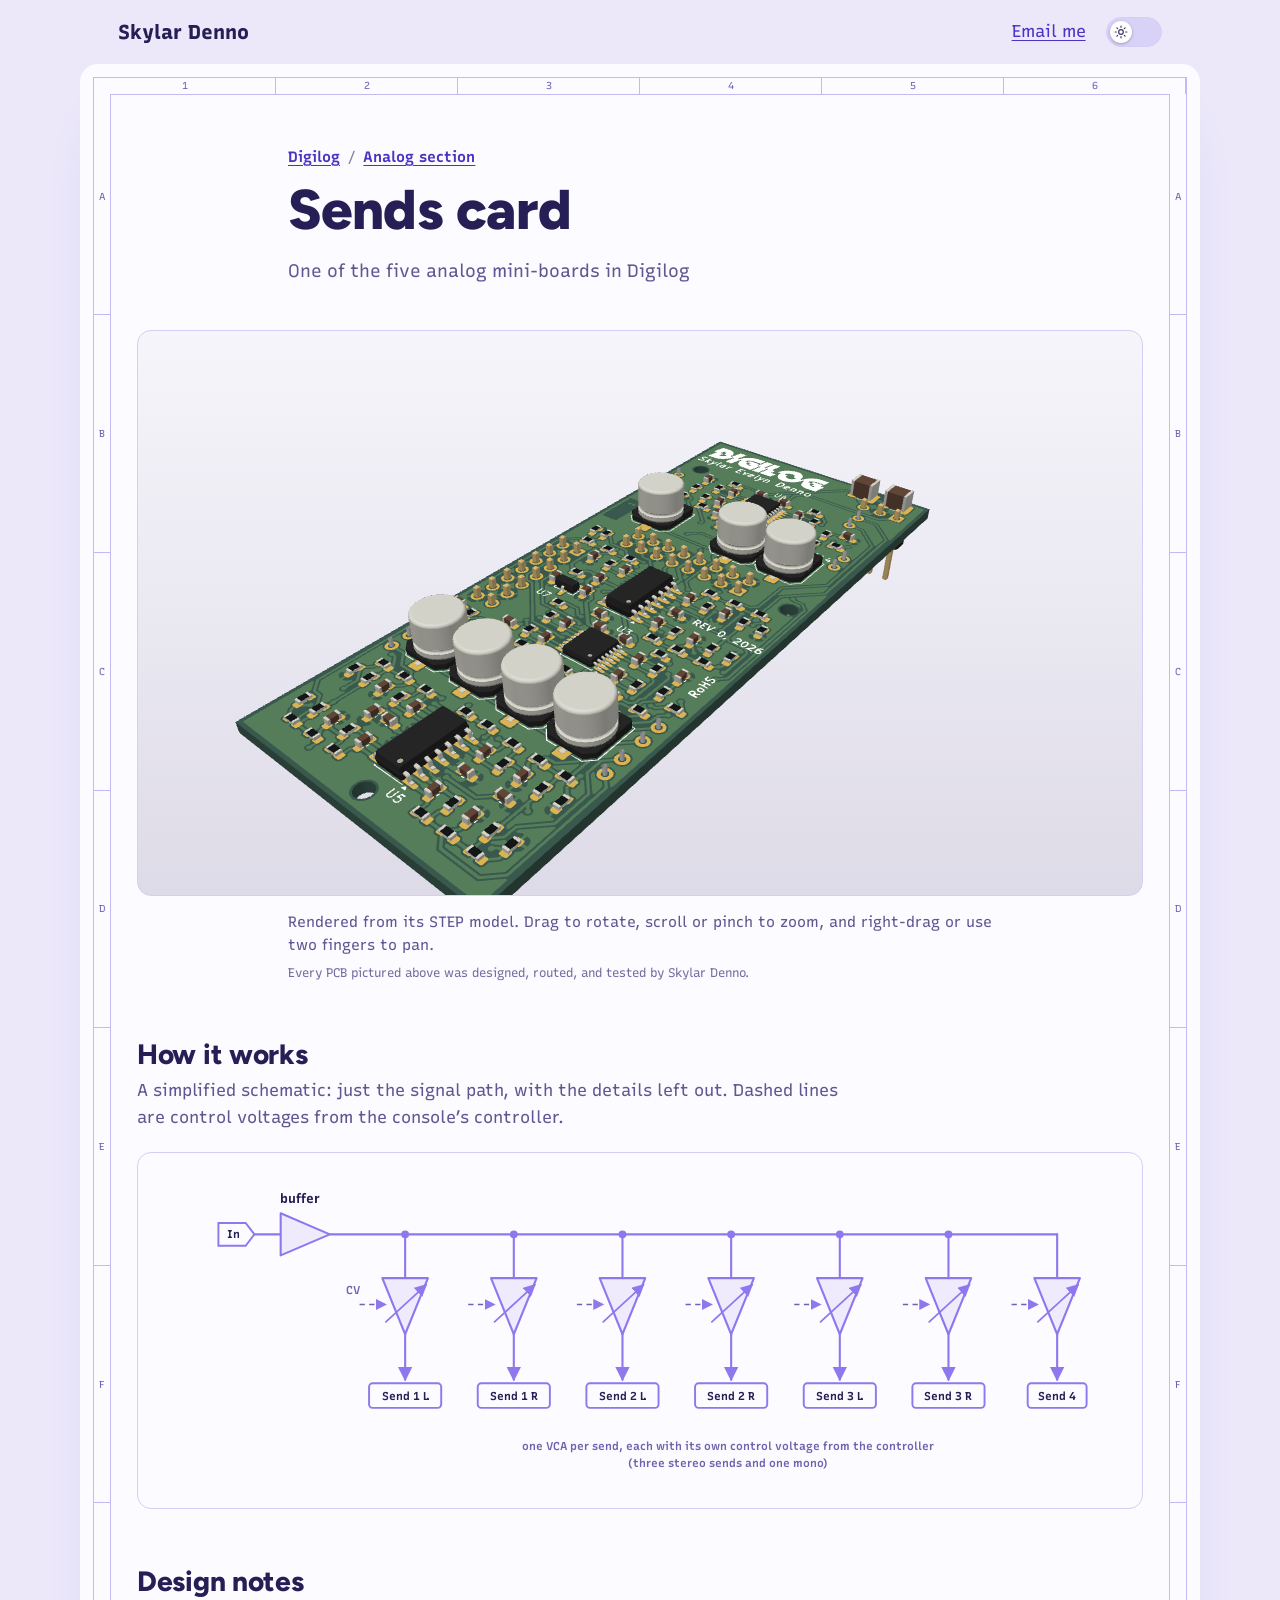
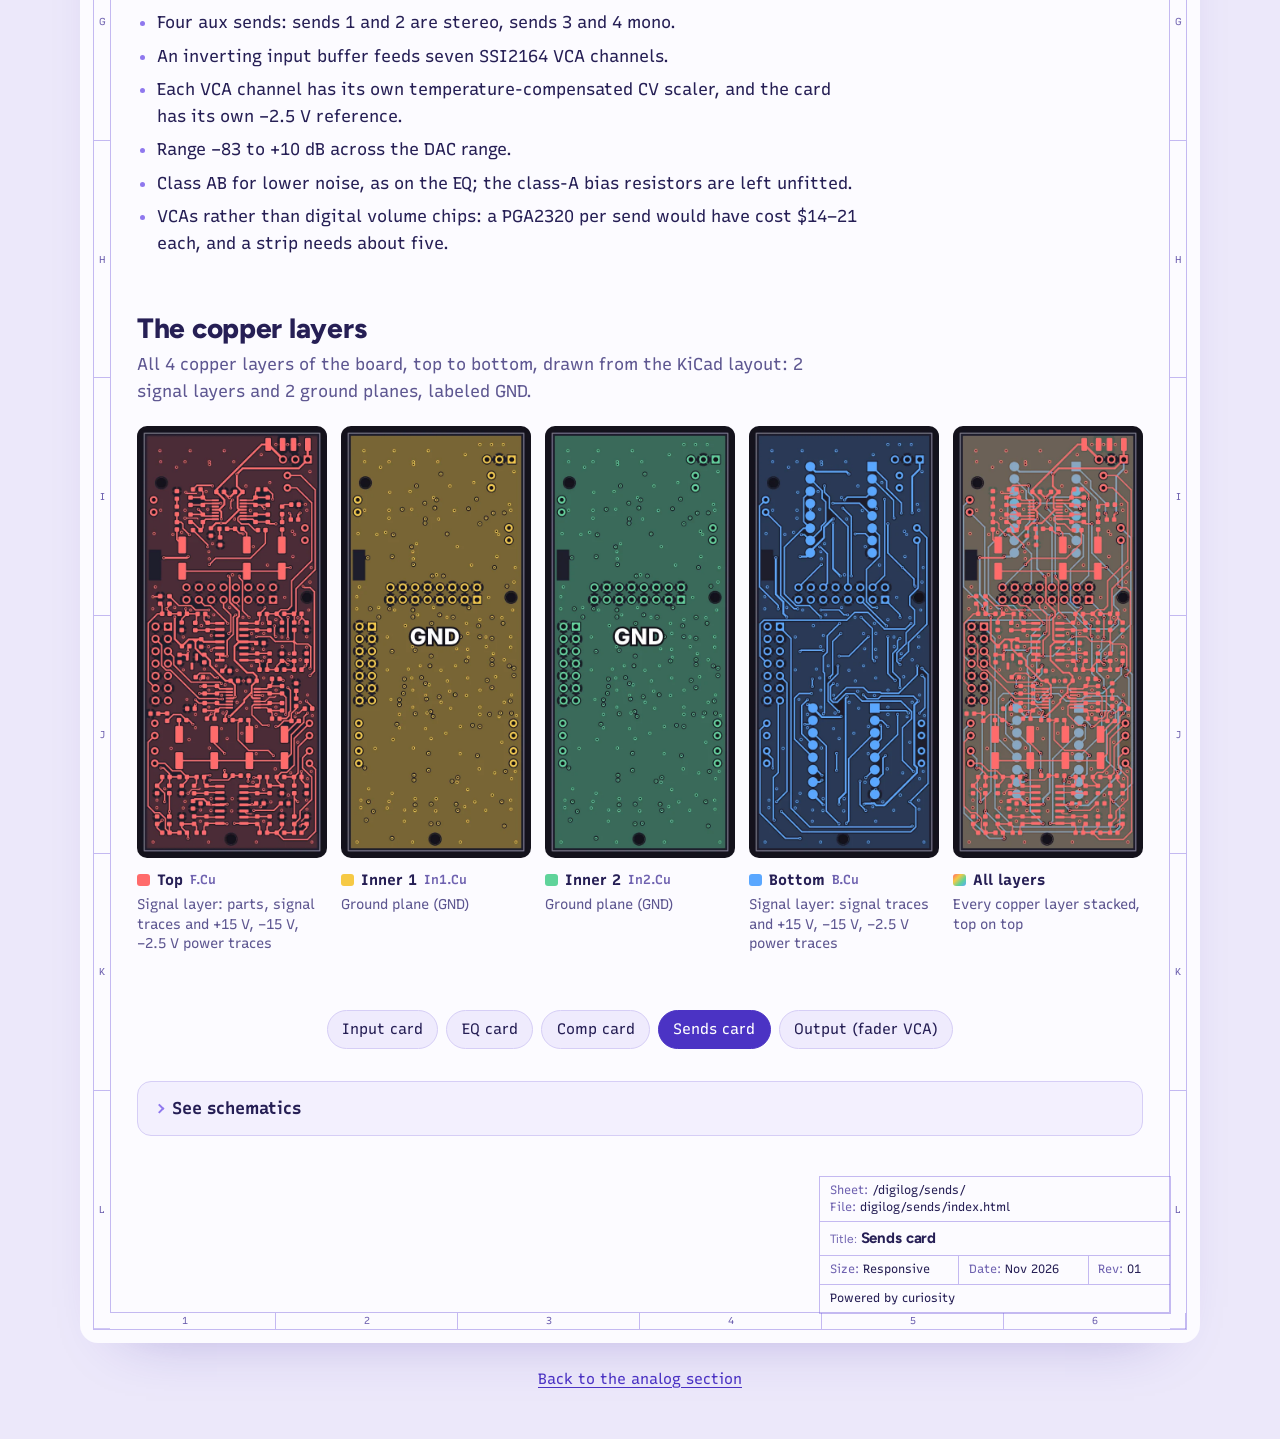
<file: digilog/sends/index.html>
<!doctype html>
<html lang="en">
<head>
  <meta charset="utf-8">
  <meta name="viewport" content="width=device-width, initial-scale=1">
  <title>Sends card | Digilog | Skylar Denno</title>
  <meta name="description" content="Interactive 3D model of the Sends card. One of the five analog mini-boards in Digilog.">
  <link rel="canonical" href="https://skylar.solutions/digilog/sends/">
  <meta name="color-scheme" content="light dark">
  <meta name="theme-color" content="#ece8fa">

  <!-- Apply the saved (or system) theme before first paint -->
  <script>
    (function () {
      var theme;
      try { theme = localStorage.getItem("theme"); } catch (e) {}
      if (theme !== "light" && theme !== "dark") {
        theme = matchMedia("(prefers-color-scheme: dark)").matches ? "dark" : "light";
      }
      document.documentElement.dataset.theme = theme;
    })();
  </script>

  <meta property="og:type" content="article">
  <meta property="og:url" content="https://skylar.solutions/digilog/sends/">
  <meta property="og:site_name" content="Skylar Denno">
  <meta property="og:title" content="Sends card | Digilog">
  <meta property="og:description" content="One of the five analog mini-boards in Digilog, in 3D.">
  <meta property="og:image" content="https://skylar.solutions/assets/img/sends-card.jpg">
  <meta name="twitter:card" content="summary_large_image">

  <link rel="icon" href="../../assets/favicon.svg" type="image/svg+xml">
  <link rel="icon" href="../../assets/favicon-32.png" sizes="32x32" type="image/png">
  <link rel="apple-touch-icon" href="../../assets/apple-touch-icon.png">
  <link rel="preconnect" href="https://fonts.googleapis.com">
  <link rel="preconnect" href="https://fonts.gstatic.com" crossorigin>
  <link rel="stylesheet" href="https://fonts.googleapis.com/css2?family=Figtree:wght@400..900&family=Recursive:wght,CASL,MONO@300..1000,0..1,0..1&display=swap">
  <link rel="stylesheet" href="../../assets/site.css?v=20261109q">
  <script src="../../assets/site.js?v=20261109q" defer></script>
  <script src="../../assets/board-viewer.js?v=20261109q" defer></script>
</head>
<body>
  <a class="skip-link" href="#main">Skip to content</a>

  <header class="site-header">
    <a class="site-header__home" href="../../">Skylar Denno</a>
    <div class="site-header__end">
      <a href="mailto:skylar.denno@gmail.com">Email me</a>
      <button class="theme-switch" type="button" role="switch" aria-checked="false" aria-label="Dark mode">
        <span class="theme-switch__thumb" aria-hidden="true">
          <svg class="theme-switch__icon theme-switch__sun" viewBox="0 0 24 24" fill="none" stroke="currentColor" stroke-width="2" stroke-linecap="round">
            <circle cx="12" cy="12" r="4"/>
            <path d="M12 2v2M12 20v2M4.93 4.93l1.41 1.41M17.66 17.66l1.41 1.41M2 12h2M20 12h2M6.34 17.66l-1.41 1.41M19.07 4.93l-1.41 1.41"/>
          </svg>
          <svg class="theme-switch__icon theme-switch__moon" viewBox="0 0 24 24">
            <path fill="currentColor" d="M12 3a6 6 0 0 0 9 9 9 9 0 1 1-9-9Z"/>
          </svg>
        </span>
      </button>
    </div>
  </header>

  <!-- Drawn as schematic sheet "/digilog/sends/" -->
  <main class="sheet article" id="main">
    <div class="sheet-frame" aria-hidden="true"></div>

    <header class="article__intro">
      <p class="crumbs"><a href="../">Digilog</a><span class="crumbs__sep" aria-hidden="true">/</span><a href="../analog/">Analog section</a></p>
      <h1 class="article__title">Sends card</h1>
      <p class="article__meta">One of the five analog mini-boards in Digilog</p>
    </header>

    <!-- Interactive 3D model (assets/board-viewer.js). Rebuild the .bin with tools/step-to-mesh.mjs. -->
    <figure class="board-figure board-figure--solo">
      <div class="board-viewer" data-board-viewer data-src="../../assets/models/sends-card.bin?v=20261109q">
        <img class="board-viewer__poster" src="../../assets/img/sends-card.jpg" width="1600" height="900" alt="3D render of the Sends card circuit board">
        <canvas class="board-viewer__canvas" tabindex="0" role="img"
                aria-label="Interactive 3D model of the Sends card. Arrow keys rotate, Shift with arrows pans, plus and minus zoom, 0 resets the view."></canvas>
        <p class="board-viewer__status" data-viewer-status role="status" hidden></p>
        <button class="board-viewer__reset" type="button" data-viewer-reset hidden>Reset view</button>
      </div>
      <figcaption class="board-figure__caption">Rendered from its STEP model. Drag to rotate, scroll or pinch to zoom, and right-drag or use two fingers to pan.</figcaption>
            <p class="board-credit">Every PCB pictured above was designed, routed, and tested by Skylar Denno.</p>
    </figure>

    <section class="card-section" aria-labelledby="schematic-title">
      <h2 class="card-section__title" id="schematic-title">How it works</h2>
      <p class="card-section__lead">A simplified schematic: just the signal path, with the details left out. Dashed lines are control voltages from the console’s controller.</p>
      <figure class="schematic">
        <svg class="sch" viewBox="0 0 1100 360" role="img" aria-labelledby="sch-t sch-d"><title id="sch-t">Sends card, simplified schematic</title><desc id="sch-d">One input buffer feeds seven VCAs side by side: three stereo sends (left and right) and one mono send. Each VCA has its own control voltage, so every send level is set independently.</desc><defs><marker id="sch-arrow" viewBox="0 0 10 10" refX="9" refY="5" markerWidth="7" markerHeight="7" orient="auto-start-reverse"><path d="M0 0L10 5L0 10Z" fill="currentColor"/></marker></defs><path class="sch-port" d="M68.92 57 L100 57 L110 70 L100 83 L68.92 83Z"/><text class="sch-pt" x="78.92" y="74.5" text-anchor="start">In</text><path class="sch-w" d="M110 70 L140 70"/><path class="sch-p" d="M140 46 L196 70 L140 94Z"/><text class="sch-t" x="162.4" y="34" text-anchor="middle">buffer</text><path class="sch-w" d="M196 70 L1026 70"/><circle class="sch-dot" cx="282" cy="70" r="4.5"/><path class="sch-w" d="M282 70 L282 120"/><path class="sch-p" d="M256 120 L282 184 L308 120Z"/><path class="sch-vca" d="M260 169.92 L306 127.68" marker-end="url(#sch-arrow)"/><path class="sch-cv" d="M230 150 L260 150" marker-end="url(#sch-arrow)"/><path class="sch-w" d="M282 184 L282 236" marker-end="url(#sch-arrow)"/><rect class="sch-port" x="240.84" y="240" width="82.32" height="28" rx="4"/><text class="sch-pt" x="282" y="259" text-anchor="middle">Send 1 L</text><circle class="sch-dot" cx="406" cy="70" r="4.5"/><path class="sch-w" d="M406 70 L406 120"/><path class="sch-p" d="M380 120 L406 184 L432 120Z"/><path class="sch-vca" d="M384 169.92 L430 127.68" marker-end="url(#sch-arrow)"/><path class="sch-cv" d="M354 150 L384 150" marker-end="url(#sch-arrow)"/><path class="sch-w" d="M406 184 L406 236" marker-end="url(#sch-arrow)"/><rect class="sch-port" x="364.84" y="240" width="82.32" height="28" rx="4"/><text class="sch-pt" x="406" y="259" text-anchor="middle">Send 1 R</text><circle class="sch-dot" cx="530" cy="70" r="4.5"/><path class="sch-w" d="M530 70 L530 120"/><path class="sch-p" d="M504 120 L530 184 L556 120Z"/><path class="sch-vca" d="M508 169.92 L554 127.68" marker-end="url(#sch-arrow)"/><path class="sch-cv" d="M478 150 L508 150" marker-end="url(#sch-arrow)"/><path class="sch-w" d="M530 184 L530 236" marker-end="url(#sch-arrow)"/><rect class="sch-port" x="488.84" y="240" width="82.32" height="28" rx="4"/><text class="sch-pt" x="530" y="259" text-anchor="middle">Send 2 L</text><circle class="sch-dot" cx="654" cy="70" r="4.5"/><path class="sch-w" d="M654 70 L654 120"/><path class="sch-p" d="M628 120 L654 184 L680 120Z"/><path class="sch-vca" d="M632 169.92 L678 127.68" marker-end="url(#sch-arrow)"/><path class="sch-cv" d="M602 150 L632 150" marker-end="url(#sch-arrow)"/><path class="sch-w" d="M654 184 L654 236" marker-end="url(#sch-arrow)"/><rect class="sch-port" x="612.84" y="240" width="82.32" height="28" rx="4"/><text class="sch-pt" x="654" y="259" text-anchor="middle">Send 2 R</text><circle class="sch-dot" cx="778" cy="70" r="4.5"/><path class="sch-w" d="M778 70 L778 120"/><path class="sch-p" d="M752 120 L778 184 L804 120Z"/><path class="sch-vca" d="M756 169.92 L802 127.68" marker-end="url(#sch-arrow)"/><path class="sch-cv" d="M726 150 L756 150" marker-end="url(#sch-arrow)"/><path class="sch-w" d="M778 184 L778 236" marker-end="url(#sch-arrow)"/><rect class="sch-port" x="736.84" y="240" width="82.32" height="28" rx="4"/><text class="sch-pt" x="778" y="259" text-anchor="middle">Send 3 L</text><circle class="sch-dot" cx="902" cy="70" r="4.5"/><path class="sch-w" d="M902 70 L902 120"/><path class="sch-p" d="M876 120 L902 184 L928 120Z"/><path class="sch-vca" d="M880 169.92 L926 127.68" marker-end="url(#sch-arrow)"/><path class="sch-cv" d="M850 150 L880 150" marker-end="url(#sch-arrow)"/><path class="sch-w" d="M902 184 L902 236" marker-end="url(#sch-arrow)"/><rect class="sch-port" x="860.84" y="240" width="82.32" height="28" rx="4"/><text class="sch-pt" x="902" y="259" text-anchor="middle">Send 3 R</text><path class="sch-w" d="M1026 70 L1026 120"/><path class="sch-p" d="M1000 120 L1026 184 L1052 120Z"/><path class="sch-vca" d="M1004 169.92 L1050 127.68" marker-end="url(#sch-arrow)"/><path class="sch-cv" d="M974 150 L1004 150" marker-end="url(#sch-arrow)"/><path class="sch-w" d="M1026 184 L1026 236" marker-end="url(#sch-arrow)"/><rect class="sch-port" x="992.38" y="240" width="67.24" height="28" rx="4"/><text class="sch-pt" x="1026" y="259" text-anchor="middle">Send 4</text><text class="sch-s" x="222" y="138" text-anchor="middle">CV</text><text class="sch-s" x="650" y="316" text-anchor="middle">one VCA per send, each with its own control voltage from the controller</text><text class="sch-s" x="650" y="336" text-anchor="middle">(three stereo sends and one mono)</text></svg>
      </figure>
    </section>

    <section class="card-section" aria-labelledby="notes-title">
      <h2 class="card-section__title" id="notes-title">Design notes</h2>
      <ul class="notes-list">
        <li>Four aux sends: sends 1 and 2 are stereo, sends 3 and 4 mono.</li>
        <li>An inverting input buffer feeds seven SSI2164 VCA channels.</li>
        <li>Each VCA channel has its own temperature-compensated CV scaler, and the card has its own −2.5 V reference.</li>
        <li>Range −83 to +10 dB across the DAC range.</li>
        <li>Class AB for lower noise, as on the EQ; the class-A bias resistors are left unfitted.</li>
        <li>VCAs rather than digital volume chips: a PGA2320 per send would have cost $14–21 each, and a strip needs about five.</li>
      </ul>
    </section>

    <section class="card-section" aria-labelledby="layers-title">
      <h2 class="card-section__title" id="layers-title">The copper layers</h2>
      <p class="card-section__lead">All 4 copper layers of the board, top to bottom, drawn from the KiCad layout: 2 signal layers and 2 ground planes, labeled GND.</p>
      <ul class="layer-grid">
        <li class="layer">
          <picture>
            <source type="image/webp" srcset="../../assets/img/layers/sends-fcu.webp">
            <img src="../../assets/img/layers/sends-fcu.jpg" width="468" height="1068" loading="lazy" alt="Top copper layer (F.Cu) of the sends card. Signal layer: parts, signal traces and +15 V, −15 V, −2.5 V power traces">
          </picture>
          <p class="layer__name"><span class="layer__swatch" style="--sw: #ff6b6b"></span>Top <span class="layer__code">F.Cu</span></p>
          <p class="layer__what">Signal layer: parts, signal traces and +15 V, −15 V, −2.5 V power traces</p>
        </li>
        <li class="layer">
          <picture>
            <source type="image/webp" srcset="../../assets/img/layers/sends-in1cu.webp">
            <img src="../../assets/img/layers/sends-in1cu.jpg" width="468" height="1068" loading="lazy" alt="Inner 1 copper layer (In1.Cu) of the sends card. Ground plane (GND)">
          </picture>
          <p class="layer__name"><span class="layer__swatch" style="--sw: #f6c945"></span>Inner 1 <span class="layer__code">In1.Cu</span></p>
          <p class="layer__what">Ground plane (GND)</p>
        </li>
        <li class="layer">
          <picture>
            <source type="image/webp" srcset="../../assets/img/layers/sends-in2cu.webp">
            <img src="../../assets/img/layers/sends-in2cu.jpg" width="468" height="1068" loading="lazy" alt="Inner 2 copper layer (In2.Cu) of the sends card. Ground plane (GND)">
          </picture>
          <p class="layer__name"><span class="layer__swatch" style="--sw: #5fd39a"></span>Inner 2 <span class="layer__code">In2.Cu</span></p>
          <p class="layer__what">Ground plane (GND)</p>
        </li>
        <li class="layer">
          <picture>
            <source type="image/webp" srcset="../../assets/img/layers/sends-bcu.webp">
            <img src="../../assets/img/layers/sends-bcu.jpg" width="468" height="1068" loading="lazy" alt="Bottom copper layer (B.Cu) of the sends card. Signal layer: signal traces and +15 V, −15 V, −2.5 V power traces">
          </picture>
          <p class="layer__name"><span class="layer__swatch" style="--sw: #5aa7ff"></span>Bottom <span class="layer__code">B.Cu</span></p>
          <p class="layer__what">Signal layer: signal traces and +15 V, −15 V, −2.5 V power traces</p>
        </li>
        <li class="layer">
          <picture>
            <source type="image/webp" srcset="../../assets/img/layers/sends-all.webp">
            <img src="../../assets/img/layers/sends-all.jpg" width="468" height="1068" loading="lazy" alt="All copper layers of the sends card stacked together">
          </picture>
          <p class="layer__name"><span class="layer__swatch"></span>All layers</p>
          <p class="layer__what">Every copper layer stacked, top on top</p>
        </li>
      </ul>
    </section>

    <nav class="card-nav" aria-label="The five mini-boards">
      <ul>
        <li><a href="../input/">Input card</a></li>
        <li><a href="../eq/">EQ card</a></li>
        <li><a href="../comp/">Comp card</a></li>
        <li><a href="../sends/" aria-current="page">Sends card</a></li>
        <li><a href="../output/">Output (fader VCA)</a></li>
      </ul>
    </nav>


    <!-- Full schematics, rendered from the KiCad files with tools/render-schematic.py -->
    <details class="schematics">
      <summary>See schematics</summary>
      <div class="schematics__pages">
        <figure class="schematics__page">
          <a href="../../assets/schematics/sends.svg?v=20261109q" target="_blank" rel="noopener">
            <img src="../../assets/schematics/sends.svg?v=20261109q" width="1643" height="1110" loading="lazy" alt="Full schematic: Sends card">
          </a>
          <figcaption>Sends card. Opens full size in a new tab.</figcaption>
        </figure>
      </div>
    </details>

    <!-- Schematic title block. Update the date and rev when you change the page. -->
    <footer class="title-block" aria-hidden="true">
      <p class="title-block__wide"><span>Sheet:</span> /digilog/sends/<br><span>File:</span> digilog/sends/index.html</p>
      <p class="title-block__wide title-block__title"><span>Title:</span> Sends card</p>
      <p><span>Size:</span> Responsive</p>
      <p><span>Date:</span> Nov 2026</p>
      <p><span>Rev:</span> 01</p>
      <p class="title-block__wide">Powered by curiosity</p>
    </footer>
  </main>

  <footer class="site-footer">
    <a href="../analog/">Back to the analog section</a>
  </footer>
</body>
</html>
</file>
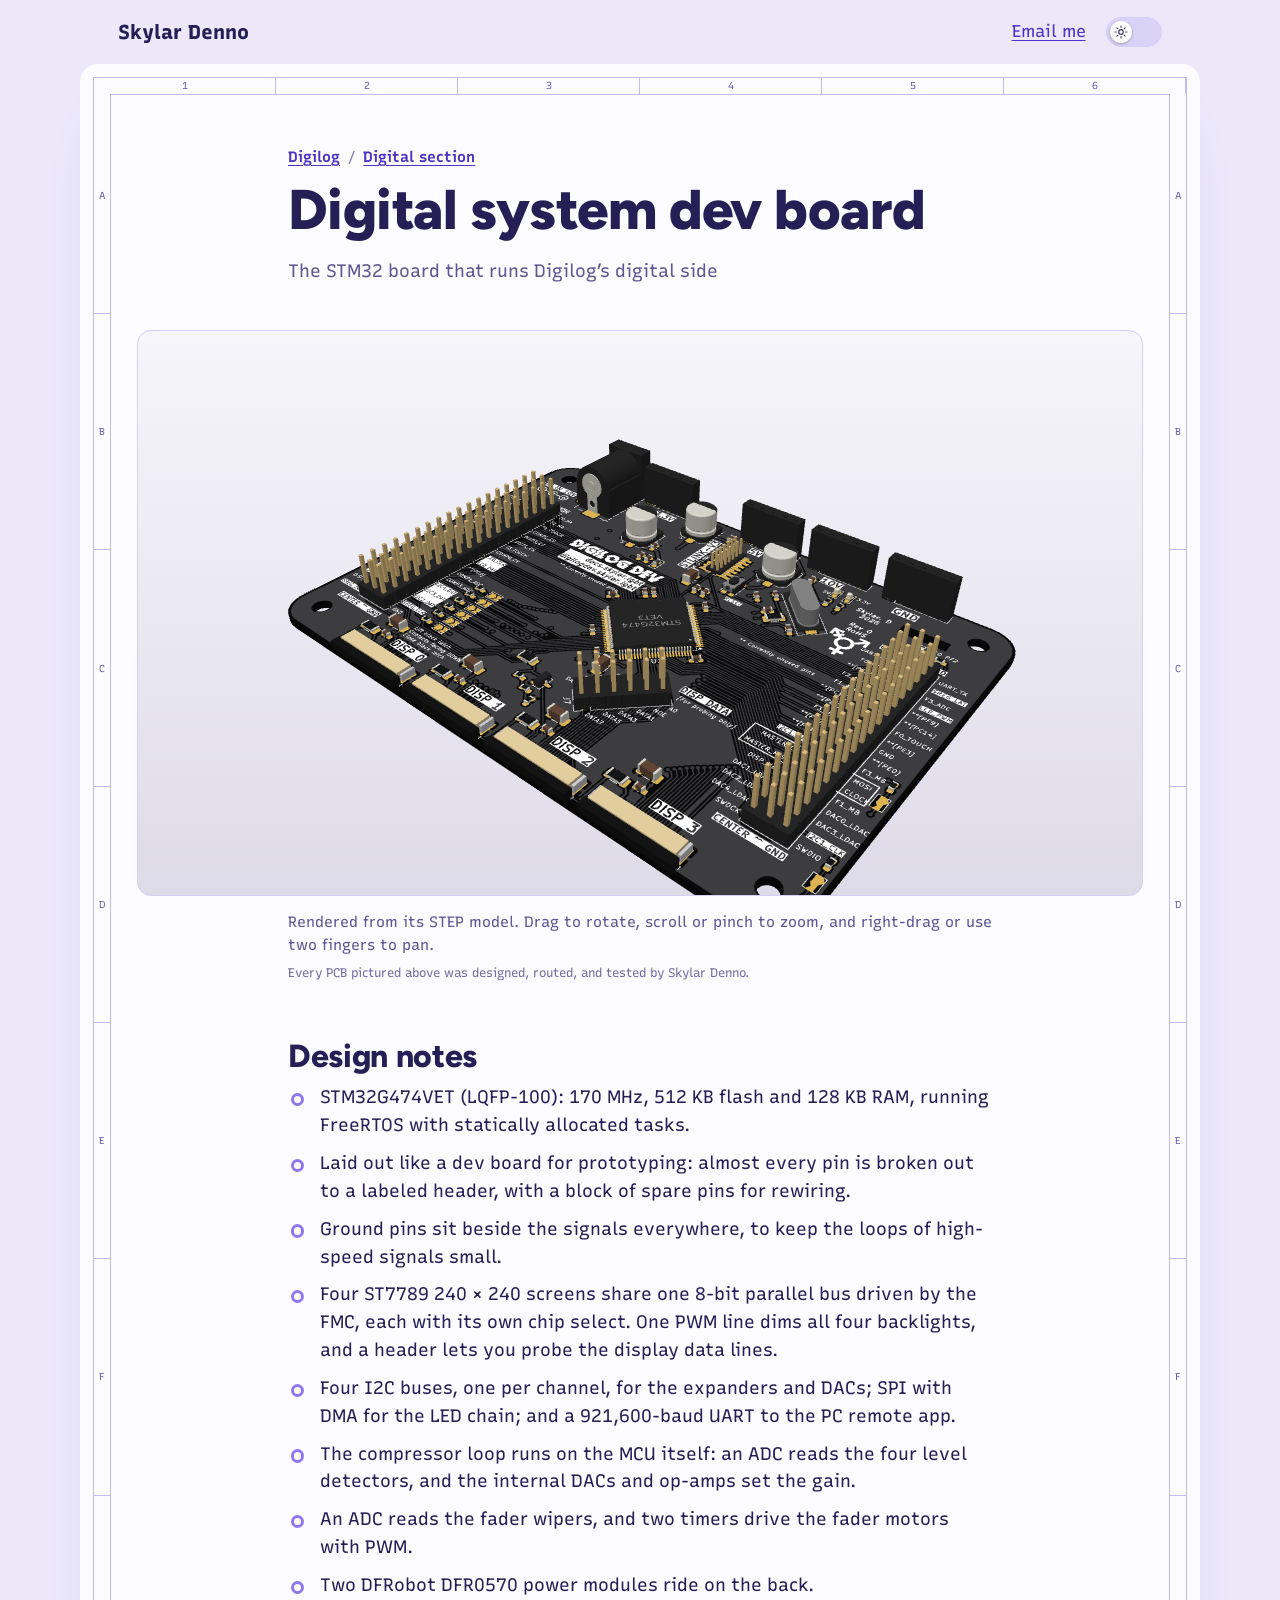
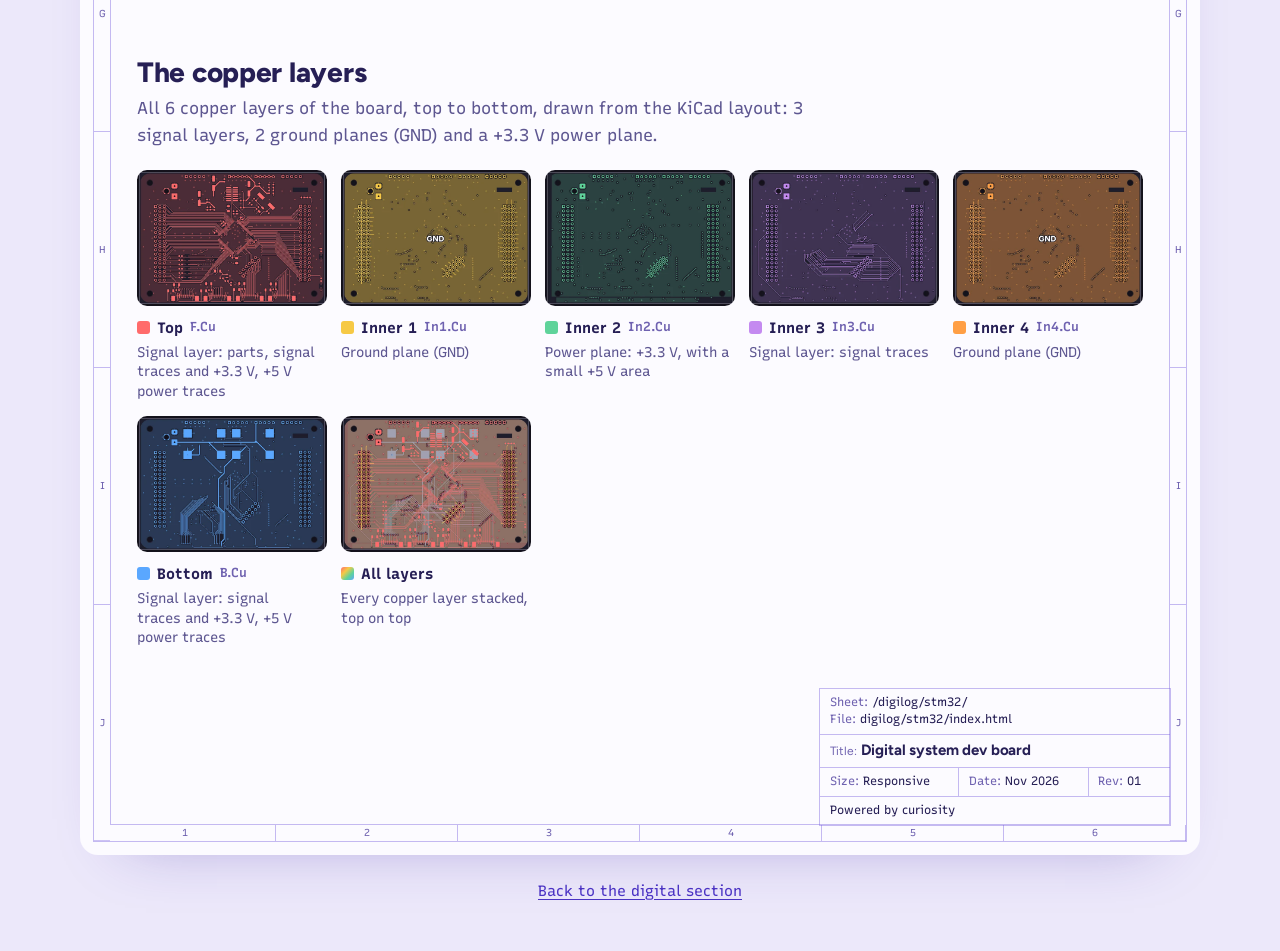
<file: digilog/stm32/index.html>
<!doctype html>
<html lang="en">
<head>
  <meta charset="utf-8">
  <meta name="viewport" content="width=device-width, initial-scale=1">
  <title>Digital system dev board | Digilog | Skylar Denno</title>
  <meta name="description" content="Interactive 3D model of Digilog’s digital system dev board: a prototype board laid out like a dev board, with ground pins all over to keep high-speed signal loops small.">
  <link rel="canonical" href="https://skylar.solutions/digilog/stm32/">
  <meta name="color-scheme" content="light dark">
  <meta name="theme-color" content="#ece8fa">

  <!-- Apply the saved (or system) theme before first paint -->
  <script>
    (function () {
      var theme;
      try { theme = localStorage.getItem("theme"); } catch (e) {}
      if (theme !== "light" && theme !== "dark") {
        theme = matchMedia("(prefers-color-scheme: dark)").matches ? "dark" : "light";
      }
      document.documentElement.dataset.theme = theme;
    })();
  </script>

  <meta property="og:type" content="article">
  <meta property="og:url" content="https://skylar.solutions/digilog/stm32/">
  <meta property="og:site_name" content="Skylar Denno">
  <meta property="og:title" content="Digital system dev board | Digilog">
  <meta property="og:description" content="The digital side of Digilog, in 3D.">
  <meta property="og:image" content="https://skylar.solutions/assets/img/digital-dev-board.jpg">
  <meta name="twitter:card" content="summary_large_image">

  <link rel="icon" href="../../assets/favicon.svg" type="image/svg+xml">
  <link rel="icon" href="../../assets/favicon-32.png" sizes="32x32" type="image/png">
  <link rel="apple-touch-icon" href="../../assets/apple-touch-icon.png">
  <link rel="preconnect" href="https://fonts.googleapis.com">
  <link rel="preconnect" href="https://fonts.gstatic.com" crossorigin>
  <link rel="stylesheet" href="https://fonts.googleapis.com/css2?family=Figtree:wght@400..900&family=Recursive:wght,CASL,MONO@300..1000,0..1,0..1&display=swap">
  <link rel="stylesheet" href="../../assets/site.css?v=20261109q">
  <script src="../../assets/site.js?v=20261109q" defer></script>
  <script src="../../assets/board-viewer.js?v=20261109q" defer></script>
</head>
<body>
  <a class="skip-link" href="#main">Skip to content</a>

  <header class="site-header">
    <a class="site-header__home" href="../../">Skylar Denno</a>
    <div class="site-header__end">
      <a href="mailto:skylar.denno@gmail.com">Email me</a>
      <button class="theme-switch" type="button" role="switch" aria-checked="false" aria-label="Dark mode">
        <span class="theme-switch__thumb" aria-hidden="true">
          <svg class="theme-switch__icon theme-switch__sun" viewBox="0 0 24 24" fill="none" stroke="currentColor" stroke-width="2" stroke-linecap="round">
            <circle cx="12" cy="12" r="4"/>
            <path d="M12 2v2M12 20v2M4.93 4.93l1.41 1.41M17.66 17.66l1.41 1.41M2 12h2M20 12h2M6.34 17.66l-1.41 1.41M19.07 4.93l-1.41 1.41"/>
          </svg>
          <svg class="theme-switch__icon theme-switch__moon" viewBox="0 0 24 24">
            <path fill="currentColor" d="M12 3a6 6 0 0 0 9 9 9 9 0 1 1-9-9Z"/>
          </svg>
        </span>
      </button>
    </div>
  </header>

  <!-- Drawn as schematic sheet "/digilog/stm32/" -->
  <main class="sheet article" id="main">
    <div class="sheet-frame" aria-hidden="true"></div>

    <header class="article__intro">
      <p class="crumbs"><a href="../">Digilog</a><span class="crumbs__sep" aria-hidden="true">/</span><a href="../digital/">Digital section</a></p>
      <h1 class="article__title">Digital system dev board</h1>
      <p class="article__meta">The STM32 board that runs Digilog’s digital side</p>
    </header>

    <!-- Interactive 3D model (assets/board-viewer.js). Rebuild the .bin with tools/step-to-mesh.mjs. -->
    <figure class="board-figure board-figure--solo">
      <div class="board-viewer" data-board-viewer data-src="../../assets/models/digital-dev-board.bin?v=20261109q">
        <img class="board-viewer__poster" src="../../assets/img/digital-dev-board.jpg" width="1600" height="900" alt="3D render of the digital system dev board: a matte black PCB with an STM32 in the middle, four display connectors along one edge, big labeled pin headers, and a barrel jack with power headers">
        <canvas class="board-viewer__canvas" tabindex="0" role="img"
                aria-label="Interactive 3D model of the digital system dev board. Arrow keys rotate, Shift with arrows pans, plus and minus zoom, 0 resets the view."></canvas>
        <p class="board-viewer__status" data-viewer-status role="status" hidden></p>
        <button class="board-viewer__reset" type="button" data-viewer-reset hidden>Reset view</button>
      </div>
      <figcaption class="board-figure__caption">Rendered from its STEP model. Drag to rotate, scroll or pinch to zoom, and right-drag or use two fingers to pan.</figcaption>
            <p class="board-credit">Every PCB pictured above was designed, routed, and tested by Skylar Denno.</p>
    </figure>

    <div class="prose">
      <h2>Design notes</h2>

      <ul class="notes-list">
        <li>STM32G474VET (LQFP-100): 170 MHz, 512 KB flash and 128 KB RAM, running FreeRTOS with statically allocated tasks.</li>
        <li>Laid out like a dev board for prototyping: almost every pin is broken out to a labeled header, with a block of spare pins for rewiring.</li>
        <li>Ground pins sit beside the signals everywhere, to keep the loops of high-speed signals small.</li>
        <li>Four ST7789 240 × 240 screens share one 8-bit parallel bus driven by the FMC, each with its own chip select. One PWM line dims all four backlights, and a header lets you probe the display data lines.</li>
        <li>Four I2C buses, one per channel, for the expanders and DACs; SPI with DMA for the LED chain; and a 921,600-baud UART to the PC remote app.</li>
        <li>The compressor loop runs on the MCU itself: an ADC reads the four level detectors, and the internal DACs and op-amps set the gain.</li>
        <li>An ADC reads the fader wipers, and two timers drive the fader motors with PWM.</li>
        <li>Two DFRobot DFR0570 power modules ride on the back.</li>
      </ul>
    </div>

    <section class="card-section" aria-labelledby="layers-title">
      <h2 class="card-section__title" id="layers-title">The copper layers</h2>
      <p class="card-section__lead">All 6 copper layers of the board, top to bottom, drawn from the KiCad layout: 3 signal layers, 2 ground planes (GND) and a +3.3 V power plane.</p>
      <ul class="layer-grid layer-grid--wide">
        <li class="layer">
          <picture>
            <source type="image/webp" srcset="../../assets/img/layers/digital-fcu.webp">
            <img src="../../assets/img/layers/digital-fcu.jpg" width="640" height="460" loading="lazy" alt="Top copper layer (F.Cu) of the digital system dev board. Signal layer: parts, signal traces and +3.3 V, +5 V power traces">
          </picture>
          <p class="layer__name"><span class="layer__swatch" style="--sw: #ff6b6b"></span>Top <span class="layer__code">F.Cu</span></p>
          <p class="layer__what">Signal layer: parts, signal traces and +3.3 V, +5 V power traces</p>
        </li>
        <li class="layer">
          <picture>
            <source type="image/webp" srcset="../../assets/img/layers/digital-in1cu.webp">
            <img src="../../assets/img/layers/digital-in1cu.jpg" width="640" height="460" loading="lazy" alt="Inner 1 copper layer (In1.Cu) of the digital system dev board. Ground plane (GND)">
          </picture>
          <p class="layer__name"><span class="layer__swatch" style="--sw: #f6c945"></span>Inner 1 <span class="layer__code">In1.Cu</span></p>
          <p class="layer__what">Ground plane (GND)</p>
        </li>
        <li class="layer">
          <picture>
            <source type="image/webp" srcset="../../assets/img/layers/digital-in2cu.webp">
            <img src="../../assets/img/layers/digital-in2cu.jpg" width="640" height="460" loading="lazy" alt="Inner 2 copper layer (In2.Cu) of the digital system dev board. Power plane: +3.3 V, with a small +5 V area">
          </picture>
          <p class="layer__name"><span class="layer__swatch" style="--sw: #5fd39a"></span>Inner 2 <span class="layer__code">In2.Cu</span></p>
          <p class="layer__what">Power plane: +3.3 V, with a small +5 V area</p>
        </li>
        <li class="layer">
          <picture>
            <source type="image/webp" srcset="../../assets/img/layers/digital-in3cu.webp">
            <img src="../../assets/img/layers/digital-in3cu.jpg" width="640" height="460" loading="lazy" alt="Inner 3 copper layer (In3.Cu) of the digital system dev board. Signal layer: signal traces">
          </picture>
          <p class="layer__name"><span class="layer__swatch" style="--sw: #c48af0"></span>Inner 3 <span class="layer__code">In3.Cu</span></p>
          <p class="layer__what">Signal layer: signal traces</p>
        </li>
        <li class="layer">
          <picture>
            <source type="image/webp" srcset="../../assets/img/layers/digital-in4cu.webp">
            <img src="../../assets/img/layers/digital-in4cu.jpg" width="640" height="460" loading="lazy" alt="Inner 4 copper layer (In4.Cu) of the digital system dev board. Ground plane (GND)">
          </picture>
          <p class="layer__name"><span class="layer__swatch" style="--sw: #ff9f45"></span>Inner 4 <span class="layer__code">In4.Cu</span></p>
          <p class="layer__what">Ground plane (GND)</p>
        </li>
        <li class="layer">
          <picture>
            <source type="image/webp" srcset="../../assets/img/layers/digital-bcu.webp">
            <img src="../../assets/img/layers/digital-bcu.jpg" width="640" height="460" loading="lazy" alt="Bottom copper layer (B.Cu) of the digital system dev board. Signal layer: signal traces and +3.3 V, +5 V power traces">
          </picture>
          <p class="layer__name"><span class="layer__swatch" style="--sw: #5aa7ff"></span>Bottom <span class="layer__code">B.Cu</span></p>
          <p class="layer__what">Signal layer: signal traces and +3.3 V, +5 V power traces</p>
        </li>
        <li class="layer">
          <picture>
            <source type="image/webp" srcset="../../assets/img/layers/digital-all.webp">
            <img src="../../assets/img/layers/digital-all.jpg" width="640" height="460" loading="lazy" alt="All copper layers of the digital system dev board stacked together">
          </picture>
          <p class="layer__name"><span class="layer__swatch"></span>All layers</p>
          <p class="layer__what">Every copper layer stacked, top on top</p>
        </li>
      </ul>
    </section>

    <!-- Schematic title block. Update the date and rev when you change the page. -->
    <footer class="title-block" aria-hidden="true">
      <p class="title-block__wide"><span>Sheet:</span> /digilog/stm32/<br><span>File:</span> digilog/stm32/index.html</p>
      <p class="title-block__wide title-block__title"><span>Title:</span> Digital system dev board</p>
      <p><span>Size:</span> Responsive</p>
      <p><span>Date:</span> Nov 2026</p>
      <p><span>Rev:</span> 01</p>
      <p class="title-block__wide">Powered by curiosity</p>
    </footer>
  </main>

  <footer class="site-footer">
    <a href="../digital/">Back to the digital section</a>
  </footer>
</body>
</html>
</file>
<file: assets/site.css>
/* ==========================================================================
   skylar.solutions: shared styles for every page
   1. Theme tokens      2. Base             3. Theme switch
   4. Page chrome       5. Schematic sheet  6. Home page
   7. Project pages     8. PCB stage        9. Reduced motion
   ========================================================================== */

/* 1. Theme tokens --------------------------------------------------------
   Light is the default; [data-theme="dark"] is set on <html> by the inline
   script in each page's <head> and by the switch (assets/site.js). */

/* Light: pastel lavender with purple accents */
:root {
  color-scheme: light;

  --bg: #ece8fa;            /* page */
  --surface: #fcfbff;       /* schematic sheets */
  --surface-edge: transparent;
  --panel: #e5dffb;         /* sidebar */
  --sunk: #f3f0fe;          /* panels inside a sheet */
  --line: #d6cef6;          /* borders */
  --ink: #261f55;           /* text */
  --ink-soft: #5e5791;      /* secondary text */

  --accent: #8f78ee;        /* wires, symbols, bullets */
  --accent-soft: #efebfd;   /* tag and symbol fills */
  --accent-line: #d6cef6;   /* tag borders */
  --link: #4b33c4;          /* links (contrast-safe purple) */
  --button: #4b33c4;
  --button-hover: #3a25a3;
  --selection: #d9cefd;
  --frame: rgba(118, 93, 222, 0.42); /* sheet frame and title block */
  --label: #6f62b0;         /* reference designators, zone markers */
  --shadow: rgba(58, 37, 163, 0.4);

  --board: #f1edfe;         /* PCB stage */
  --board-dot: rgba(74, 45, 166, 0.2);
  --chip-ring: rgba(38, 31, 85, 0.3);
  --trace: #4a2da6;         /* PCB copper, the "darker purple" */
  --pulse: #f4f0ff;
  --pulse-glow: none;

  --switch-track: #d9d2f7;
  --switch-thumb: #ffffff;
  --switch-icon: #3b3560;

  --font: "Recursive", ui-sans-serif, system-ui, -apple-system, "Segoe UI", Roboto, sans-serif;
  --radius-sheet: 18px;
  --radius-card: 14px;
  --radius-chip: 10px;
  --gutter: clamp(1rem, 3vw, 2.5rem);
}

/* Dark: dark grey with indigo highlights */
:root[data-theme="dark"] {
  color-scheme: dark;

  --bg: #1b1b20;
  --surface: #232329;
  --surface-edge: #2e2e36;
  --panel: #2a2a31;
  --sunk: #2c2c34;
  --line: #393944;
  --ink: #ecebf3;
  --ink-soft: #a7a5b6;

  --accent: #6f6cf0;
  --accent-soft: #2c2b4d;
  --accent-line: #403e78;
  --link: #a9aaff;
  --button: #5f5ce8;
  --button-hover: #4d4ad4;
  --selection: #3d3b80;
  --frame: rgba(111, 108, 240, 0.45);
  --label: #8e8cd0;
  --shadow: rgba(0, 0, 0, 0.5);

  --board: #24233b;
  --board-dot: rgba(143, 140, 255, 0.2);
  --chip-ring: rgba(255, 255, 255, 0.1);
  --trace: #8c89ff;
  --pulse: #ffffff;
  --pulse-glow: drop-shadow(0 0 4px rgba(170, 168, 255, 0.95));

  --switch-track: #5552d9;
  --switch-thumb: #121216;
  --switch-icon: #f1f0ff;
}

/* 2. Base ---------------------------------------------------------------- */
*,
*::before,
*::after {
  box-sizing: border-box;
}

/* Recursive is a variable font: CASL makes it casual, MONO makes it monospaced.
   Set --casl / --mono on any element to dial them in. */
* {
  font-variation-settings: "CASL" var(--casl, 0), "MONO" var(--mono, 0);
}

html {
  -webkit-text-size-adjust: 100%;
  text-size-adjust: 100%;
  background: var(--bg);
}

body {
  margin: 0;
  background: var(--bg);
  color: var(--ink);
  font-family: var(--font);
  font-size: 1.0625rem;
  line-height: 1.6;
  -webkit-font-smoothing: antialiased;
  font-kerning: normal;
}

img {
  display: block;
  max-width: 100%;
  height: auto;
}

h1,
h2,
h3 {
  margin: 0;
  line-height: 1.15;
  font-weight: 750;
  text-wrap: balance;
}

p {
  margin: 0;
  text-wrap: pretty;
}

a {
  color: var(--link);
  text-decoration-thickness: 1px;
  text-underline-offset: 0.18em;
}

a:hover {
  text-decoration-thickness: 2px;
}

:focus-visible {
  outline: 3px solid var(--link);
  outline-offset: 3px;
}

::selection {
  background: var(--selection);
  color: var(--ink);
}

.skip-link {
  position: absolute;
  left: 1rem;
  top: -4rem;
  z-index: 10;
  padding: 0.6rem 1rem;
  border-radius: 999px;
  background: var(--button);
  color: #fff;
  font-weight: 650;
  text-decoration: none;
}

.skip-link:focus {
  top: 1rem;
}

.tags {
  display: flex;
  flex-wrap: wrap;
  gap: 0.5rem;
  margin: 0;
  padding: 0;
  list-style: none;
}

.tag {
  padding: 0.3rem 0.75rem;
  border: 1px solid var(--accent-line);
  border-radius: 999px;
  background: var(--accent-soft);
  font-size: 0.875rem;
  line-height: 1.3;
}

/* 3. Theme switch --------------------------------------------------------
   Light: white thumb with a monochrome sun. Dark: the thumb slides right,
   turns black, and shows a light moon on an indigo track. */
.theme-switch {
  position: relative;
  flex: none;
  width: 56px;
  height: 30px;
  padding: 0;
  border: 1px solid var(--line);
  border-radius: 999px;
  background: var(--switch-track);
  cursor: pointer;
  transition: background-color 0.35s ease, border-color 0.35s ease;
  view-transition-name: theme-switch;
}

.theme-switch__thumb {
  position: absolute;
  top: 3px;
  left: 3px;
  display: grid;
  place-items: center;
  width: 22px;
  height: 22px;
  border-radius: 50%;
  background: var(--switch-thumb);
  color: var(--switch-icon);
  box-shadow: 0 1px 3px rgba(0, 0, 0, 0.28);
  transition: transform 0.45s cubic-bezier(0.45, 1.45, 0.55, 1), background-color 0.35s ease, color 0.35s ease;
}

.theme-switch__icon {
  grid-area: 1 / 1;
  width: 14px;
  height: 14px;
  transition: opacity 0.3s ease, transform 0.45s cubic-bezier(0.45, 1.45, 0.55, 1);
}

.theme-switch__moon {
  opacity: 0;
  transform: rotate(-100deg) scale(0.4);
}

/* little stars that appear on the dark track */
.theme-switch::before,
.theme-switch::after {
  content: "";
  position: absolute;
  border-radius: 50%;
  background: #fff;
  opacity: 0;
  transition: opacity 0.25s ease;
}

.theme-switch::before {
  top: 7px;
  left: 10px;
  width: 3px;
  height: 3px;
}

.theme-switch::after {
  top: 17px;
  left: 18px;
  width: 2px;
  height: 2px;
}

[data-theme="dark"] .theme-switch__thumb {
  transform: translateX(26px);
}

[data-theme="dark"] .theme-switch__sun {
  opacity: 0;
  transform: rotate(100deg) scale(0.4);
}

[data-theme="dark"] .theme-switch__moon {
  opacity: 1;
  transform: none;
}

[data-theme="dark"] .theme-switch::before,
[data-theme="dark"] .theme-switch::after {
  opacity: 0.85;
  transition-delay: 0.2s;
}

/* Theme change cross-fades the page; the switch animates on its own. */
::view-transition-old(root),
::view-transition-new(root) {
  animation-duration: 0.35s;
}

::view-transition-old(theme-switch) {
  display: none;
}

::view-transition-new(theme-switch) {
  animation: none;
}

/* 4. Page chrome --------------------------------------------------------- */
.topbar {
  display: flex;
  justify-content: flex-end;
  max-width: 1180px;
  margin: 0 auto;
  padding: 1rem var(--gutter) 0;
}

.site-header {
  display: flex;
  align-items: center;
  justify-content: space-between;
  gap: 1rem;
  max-width: 1120px;
  margin: 0 auto;
  padding: 1rem var(--gutter);
}

.site-header__home {
  --casl: 0;
  color: var(--ink);
  font-size: 1.25rem;
  font-weight: 800;
  text-decoration: none;
}

.site-header__home:hover {
  color: var(--link);
}

.site-header__end {
  display: flex;
  align-items: center;
  gap: 1.25rem;
}

.site-footer {
  padding: 1.5rem var(--gutter) 3rem;
  text-align: center;
  font-size: 0.9375rem;
}

/* 5. Schematic sheet ------------------------------------------------------
   .sheet is a page of a schematic: a frame with zone markers (drawn by
   assets/site.js), wire dividers with parts on them, and a title block in
   the bottom-right corner. */
.sheet {
  --sheet-pad: clamp(1.25rem, 5vw, 2rem);
  position: relative;
  padding: var(--sheet-pad);
  border: 1px solid var(--surface-edge);
  border-radius: var(--radius-sheet);
  background: var(--surface);
  box-shadow: 0 30px 60px -45px var(--shadow);
}

.sheet-frame {
  --band: 16px;
  --cols: 6;
  --rows: 4;
  position: absolute;
  inset: 12px;
  display: none;
  border: 1px solid var(--frame);
  pointer-events: none;
}

.sheet-frame::before {
  content: "";
  position: absolute;
  inset: var(--band);
  border: 1px solid var(--frame);
}

.sheet-frame::after {
  --tick-x: repeating-linear-gradient(90deg, transparent 0 calc(100% / var(--cols) - 1px), var(--frame) 0 calc(100% / var(--cols)));
  --tick-y: repeating-linear-gradient(180deg, transparent 0 calc(100% / var(--rows) - 1px), var(--frame) 0 calc(100% / var(--rows)));
  content: "";
  position: absolute;
  inset: 0;
  background:
    var(--tick-x) top / 100% var(--band) no-repeat,
    var(--tick-x) bottom / 100% var(--band) no-repeat,
    var(--tick-y) left / var(--band) 100% no-repeat,
    var(--tick-y) right / var(--band) 100% no-repeat;
}

.zone {
  position: absolute;
  color: var(--label);
  font-size: 10px;
  line-height: 1;
  font-variant-numeric: tabular-nums;
}

.zone--top,
.zone--bottom {
  left: calc((var(--i) + 0.5) * 100% / var(--cols));
  transform: translateX(-50%);
}

.zone--top {
  top: 3px;
}

.zone--bottom {
  bottom: 3px;
}

.zone--left,
.zone--right {
  top: calc((var(--i) + 0.5) * 100% / var(--rows));
  width: var(--band);
  text-align: center;
  transform: translateY(-50%);
}

.zone--left {
  left: 0;
}

.zone--right {
  right: 0;
}

@media (min-width: 720px) {
  .sheet {
    --sheet-pad: 3.5rem;
  }

  .sheet-frame {
    display: block;
  }
}

/* Title block: sits on the frame's bottom-right corner, like in KiCad */
.title-block {
  display: grid;
  grid-template-columns: repeat(3, auto);
  width: min(100%, 22rem);
  margin: 2.5rem 0 0 auto;
  border: 1px solid var(--frame);
  color: var(--ink);
  font-size: 0.75rem;
  line-height: 1.4;
}

.title-block > p {
  padding: 0.35rem 0.6rem;
  border-top: 1px solid var(--frame);
}

.title-block > p:first-child {
  border-top: 0;
}

.title-block__wide {
  grid-column: 1 / -1;
}

/* a narrow cell that follows another narrow cell gets a divider */
.title-block > p:not(.title-block__wide) + p:not(.title-block__wide) {
  border-left: 1px solid var(--frame);
}

.title-block span {
  color: var(--label);
}

.title-block__title {
  --casl: 0.5;
  font-size: 0.9375rem;
  font-weight: 700;
}

.title-block__title span {
  font-size: 0.75rem;
  font-weight: 400;
}

@media (min-width: 720px) {
  .title-block {
    /* land exactly on the inner frame line: 12px inset + 16px band */
    margin-right: calc(28px - var(--sheet-pad));
    margin-bottom: calc(28px - var(--sheet-pad));
  }
}

/* Wire dividers: a schematic wire with one part on it */
.wire {
  --dot: radial-gradient(circle, var(--accent) 3px, transparent 3.5px);
  display: flex;
  align-items: center;
  color: var(--accent);
  background: var(--dot) left center / 8px 8px no-repeat, var(--dot) right center / 8px 8px no-repeat;
}

.wire::before,
.wire::after {
  content: "";
  flex: 1;
  height: 2px;
  background: currentColor;
}

.wire::before {
  margin-left: 4px;
}

.wire::after {
  margin-right: 4px;
}

.wire__part {
  display: block;
  flex: none;
  overflow: visible;
}

.wire__part path {
  fill: none;
  stroke: currentColor;
  stroke-width: 2;
  stroke-linejoin: round;
}

.wire__part .wire__fill {
  fill: var(--accent-soft);
}

.wire__part circle {
  fill: currentColor;
}

.wire__part text {
  --mono: 1;
  fill: var(--label);
  font-family: var(--font);
  font-size: 10px;
  font-weight: 700;
  text-anchor: middle;
}

/* 6. Home page ------------------------------------------------------------ */
.home {
  display: grid;
  gap: clamp(1rem, 2.5vw, 1.75rem);
  align-items: start;
  max-width: 1180px;
  margin: 0 auto;
  padding: 1rem var(--gutter) var(--gutter);
}

@media (min-width: 960px) {
  .home {
    grid-template-columns: minmax(280px, 350px) minmax(0, 1fr);
  }
}

.profile {
  display: grid;
  gap: 2rem;
  padding: clamp(1.5rem, 3vw, 2rem);
  border: 1px solid var(--surface-edge);
  border-radius: var(--radius-sheet);
  background: var(--panel);
}

@media (min-width: 960px) and (min-height: 1100px) {
  .profile {
    position: sticky;
    top: var(--gutter);
  }
}

.profile__name {
  --casl: 0; /* Recursive's straight "linear" style: more serious than the casual one */
  font-size: clamp(2.6rem, 7vw, 3.3rem);
  font-weight: 800;
  line-height: 0.95;
  letter-spacing: -0.025em;
}

.profile__headline {
  margin-top: 1rem;
  color: var(--ink-soft);
  font-size: 1.125rem;
  line-height: 1.45;
}

.profile__subhead {
  margin-bottom: 0.75rem;
  font-size: 1rem;
}

/* Contact list drawn as J1, a 4-pin connector: body, pins, pin numbers */
.contact {
  --body: 12px;
  --pin: 18px;
  --pin-gap: 10px;
  position: relative;
  display: grid;
  gap: 0.9rem;
  margin: 1.4rem 0 0;
  padding: 0.65rem 0 0.65rem calc(var(--body) + var(--pin) + var(--pin-gap));
  counter-reset: pin;
}

.contact::before {
  content: "";
  position: absolute;
  top: 0;
  bottom: 0;
  left: 0;
  width: var(--body);
  border: 2px solid var(--accent);
  border-radius: 3px;
  background: var(--accent-soft);
}

.contact::after {
  content: "J1";
  position: absolute;
  top: -1.3rem;
  left: 0;
  color: var(--label);
  font-size: 0.6875rem;
  font-weight: 700;
  font-variation-settings: "MONO" 1, "CASL" 0;
}

.contact > div {
  position: relative;
  counter-increment: pin;
}

.contact > div::before {
  content: "";
  position: absolute;
  top: 0.6rem;
  left: calc(-1 * (var(--pin) + var(--pin-gap)));
  width: var(--pin);
  height: 2px;
  background: var(--accent);
}

.contact > div::after {
  content: counter(pin);
  position: absolute;
  top: -0.05rem;
  left: calc(4px - var(--pin) - var(--pin-gap));
  color: var(--label);
  font-size: 0.625rem;
  font-weight: 700;
  line-height: 1;
  font-variation-settings: "MONO" 1, "CASL" 0;
}

.contact dt {
  color: var(--ink-soft);
  font-size: 0.8125rem;
  font-weight: 650;
}

.contact dd {
  margin: 0;
  font-size: 0.9375rem;
  overflow-wrap: break-word;
}

.home-sheet {
  display: grid;
  gap: 1.5rem;
}

.section__title {
  --casl: 0.5;
  margin-bottom: 1rem;
  font-size: 1.375rem;
}

.about__hello {
  --casl: 0.7;
  margin-bottom: 0.6rem;
  font-size: 1.3rem;
  font-weight: 650;
  line-height: 1.3;
}

/* Featured project: the whole card is one link */
.project-feature {
  position: relative;
  overflow: hidden;
  border: 1px solid var(--line);
  border-radius: var(--radius-card);
  background: var(--surface);
  transition: border-color 0.25s ease, box-shadow 0.25s ease;
}

.project-feature.is-live {
  border-color: var(--accent);
  box-shadow: 0 26px 50px -32px var(--shadow);
}

.project-feature .pcb-stage {
  border-bottom: 1px solid var(--line);
}

.project-feature__body {
  display: grid;
  gap: 0.9rem;
  justify-items: start;
  padding: clamp(1.25rem, 3vw, 1.75rem);
}

.project-feature__title {
  --casl: 0.5;
  font-size: clamp(1.3rem, 2.4vw, 1.6rem);
  line-height: 1.2;
}

.project-feature__title a {
  color: inherit;
  text-decoration: none;
}

.project-feature__title a::after {
  content: "";
  position: absolute;
  inset: 0;
  z-index: 1;
}

.project-feature__more {
  color: var(--link);
  font-weight: 650;
  text-decoration: underline;
  text-decoration-thickness: 1px;
  text-underline-offset: 0.18em;
}

.project-feature.is-live .project-feature__more {
  text-decoration-thickness: 2px;
}

@supports selector(:has(*)) {
  .project-feature__title a:focus-visible {
    outline: none;
  }

  .project-feature:has(a:focus-visible) {
    outline: 3px solid var(--link);
    outline-offset: 4px;
  }
}

.edu__degree {
  font-weight: 650;
}

.edu__school {
  color: var(--ink-soft);
}

.edu__dates {
  margin-top: 0.25rem;
  color: var(--ink-soft);
  font-size: 0.9375rem;
}

/* Awards list, with PCB vias for bullets */
.awards {
  margin: 0;
  padding: 0;
  list-style: none;
}

.award {
  display: grid;
  grid-template-columns: auto 1fr auto;
  column-gap: 0.9rem;
  align-items: baseline;
  padding: 0.8rem 0;
  border-top: 1px solid var(--line);
}

.award:first-child {
  padding-top: 0;
  border-top: 0;
}

.award::before {
  content: "";
  width: 0.7rem;
  height: 0.7rem;
  border: 3px solid var(--accent);
  border-radius: 50%;
}

.award__name {
  font-weight: 650;
}

.award__org {
  grid-column: 2;
  color: var(--ink-soft);
  font-size: 0.9375rem;
}

.award__year {
  grid-column: 3;
  grid-row: 1;
  color: var(--ink-soft);
  font-variant-numeric: tabular-nums;
}

/* 7. Project pages -------------------------------------------------------- */
.article {
  width: min(1120px, 100% - 2 * var(--gutter));
  margin: 0 auto;
}

.article__intro,
.prose,
.talk {
  max-width: 44rem;
  margin-inline: auto;
}

.article__intro {
  padding: clamp(0.5rem, 3vw, 1.5rem) 0 clamp(1.75rem, 4vw, 2.75rem);
}

.article__title {
  --casl: 1;
  font-size: clamp(2.1rem, 5vw, 3.5rem);
  font-weight: 820;
  line-height: 1.04;
  letter-spacing: -0.015em;
}

.article__meta {
  margin-top: 1.1rem;
  color: var(--ink-soft);
  font-size: 1.125rem;
}

.article__figure {
  margin: 0 0 clamp(2.5rem, 6vw, 4rem);
}

.article__figure .pcb-stage {
  border: 1px solid var(--line);
  border-radius: var(--radius-card);
}

.prose {
  font-size: 1.125rem;
  line-height: 1.7;
}

.prose > * + * {
  margin-top: 1.15em;
}

.prose h2 {
  --casl: 0.6;
  margin-bottom: -0.2em;
  font-size: clamp(1.6rem, 3.5vw, 2rem);
  font-weight: 780;
}

.prose ul {
  display: grid;
  gap: 0.7em;
  padding: 0;
  list-style: none;
}

.prose li {
  position: relative;
  padding-left: 1.75em;
}

.prose li::before {
  content: "";
  position: absolute;
  top: 0.48em;
  left: 0.15em;
  width: 0.75em;
  height: 0.75em;
  border: 3px solid var(--accent);
  border-radius: 50%;
}

.article .wire {
  max-width: 44rem;
  margin: clamp(2.5rem, 6vw, 3.5rem) auto 0;
}

.talk {
  margin-top: clamp(2rem, 5vw, 3rem);
  padding: clamp(1.75rem, 5vw, 2.75rem);
  border: 1px solid var(--line);
  border-radius: var(--radius-card);
  background: var(--sunk);
}

.talk__title {
  --casl: 1;
  font-size: clamp(1.6rem, 4vw, 2.25rem);
  font-weight: 820;
  line-height: 1.1;
}

.talk__text {
  --casl: 1;
  margin-top: 0.6rem;
  color: var(--link);
  font-size: 1.35rem;
  font-weight: 700;
}

.talk__actions {
  display: flex;
  flex-wrap: wrap;
  gap: 0.75rem;
  margin-top: 1.75rem;
}

.button {
  display: inline-flex;
  align-items: center;
  min-height: 2.9rem;
  padding: 0.6rem 1.35rem;
  border: 2px solid var(--button);
  border-radius: 999px;
  background: var(--button);
  color: #fff;
  font-weight: 650;
  text-decoration: none;
  transition: background-color 0.2s ease, border-color 0.2s ease;
}

.button:hover {
  border-color: var(--button-hover);
  background: var(--button-hover);
}

.button--quiet {
  border-color: var(--link);
  background: transparent;
  color: var(--link);
}

.button--quiet:hover {
  border-color: var(--link);
  background: var(--surface);
}

/* 8. PCB stage + trace animation ------------------------------------------ */
.pcb-stage {
  position: relative;
  overflow: hidden;
  container-type: inline-size;
  background-color: var(--board);
  /* KiCad-style dot grid */
  background-image: radial-gradient(circle, var(--board-dot) 1px, transparent 1.6px);
  background-position: center;
  background-size: 18px 18px;
}

.pcb-canvas {
  position: relative;
  width: 100%;
  aspect-ratio: 1000 / 560;
}

/* On narrow stages, zoom in so the console stays big; the trace ends get cropped. */
@container (max-width: 540px) {
  .pcb-canvas {
    width: 128%;
    margin-left: -14%;
  }
}

.pcb-chip {
  position: absolute;
  top: 7.142857%;     /* 40 / 560 */
  left: 18%;          /* 180 / 1000 */
  width: 64%;         /* 640 / 1000 */
  height: 85.714286%; /* 480 / 560 */
  display: block;
  margin: 0;
}

.pcb-chip img {
  width: 100%;
  height: 100%;
  object-fit: cover;
  border-radius: var(--radius-chip);
  box-shadow: 0 0 0 1px var(--chip-ring), 0 18px 30px -20px rgba(20, 16, 50, 0.7);
}

.pcb-layer {
  position: absolute;
  inset: 0;
  width: 100%;
  height: 100%;
  overflow: visible;
  pointer-events: none;
}

.pcb-trace {
  fill: none;
  stroke: var(--trace);
  stroke-linecap: round;
  stroke-linejoin: round;
  stroke-dashoffset: var(--hide);
  transition: stroke-dashoffset 0.3s cubic-bezier(0.55, 0, 0.8, 0.3);
}

.is-live .pcb-trace {
  stroke-dashoffset: 0;
  transition: stroke-dashoffset var(--dur) cubic-bezier(0.2, 0.75, 0.25, 1) var(--delay);
}

.pcb-signals {
  filter: var(--pulse-glow);
}

.pcb-pulse {
  fill: none;
  stroke: var(--pulse);
  stroke-linecap: round;
}

.pcb-pad,
.pcb-pin1 {
  fill: var(--trace);
}

.pcb-via {
  fill: var(--board);
  stroke: var(--trace);
}

.pcb-pad,
.pcb-via,
.pcb-pin1 {
  transform: scale(0);
  transform-box: fill-box;
  transform-origin: center;
  transition: transform 0.16s ease-in;
}

.is-live .pcb-pad,
.is-live .pcb-via,
.is-live .pcb-pin1 {
  transform: scale(1);
  transition: transform 0.34s cubic-bezier(0.34, 1.56, 0.64, 1) var(--delay);
}

.pcb-silk {
  --mono: 1;
  fill: var(--trace);
  font-family: var(--font);
  font-size: 20px;
  font-weight: 700;
  opacity: 0;
  transition: opacity 0.15s ease;
}

.is-live .pcb-silk {
  opacity: 0.75;
  transition: opacity 0.4s ease var(--delay);
}

/* 8b. 3D board viewer -------------------------------------------------------
   Fixed colours on purpose: the 3D view looks the same in light and dark mode.
   Sized with the padding trick (not aspect-ratio) so older browsers get it right. */
.board-figure {
  margin: clamp(2.5rem, 6vw, 3.5rem) 0;
}

.board-viewer {
  position: relative;
  overflow: hidden;
  border: 1px solid var(--line);
  border-radius: var(--radius-card);
  background: #e7e5ee;
  background: linear-gradient(180deg, #f6f5fa 0%, #dedbe8 100%);
  color-scheme: light;
}

.board-viewer::before {
  content: "";
  display: block;
  padding-top: 56.25%; /* 16:9 */
}

@media (max-width: 640px) {
  .board-viewer::before {
    padding-top: 80%;
  }
}

.board-viewer__poster,
.board-viewer__canvas {
  position: absolute;
  top: 0;
  left: 0;
  width: 100%;
  height: 100%;
}

.board-viewer__poster {
  object-fit: cover;
  transition: opacity 0.5s ease;
}

.board-viewer.is-ready .board-viewer__poster {
  opacity: 0;
  pointer-events: none;
}

.board-viewer__canvas {
  z-index: 1;
  display: block;
  cursor: grab;
  outline: none;
  -ms-touch-action: pan-y;
  touch-action: pan-y;          /* page can still scroll past it on phones */
  -webkit-tap-highlight-color: transparent;
}

.board-viewer.is-engaged .board-viewer__canvas {
  -ms-touch-action: none;
  touch-action: none;           /* once grabbed, every gesture moves the model */
}

.board-viewer__canvas:active {
  cursor: grabbing;
}

.board-viewer__canvas:focus-visible {
  box-shadow: inset 0 0 0 3px #4b33c4;
}

.board-viewer__status {
  position: absolute;
  z-index: 2;
  left: 50%;
  bottom: 0.9rem;
  max-width: calc(100% - 2rem);
  margin: 0;
  padding: 0.4rem 0.9rem;
  border-radius: 999px;
  background: rgba(32, 28, 52, 0.8);
  color: #ffffff;
  font-size: 0.8125rem;
  line-height: 1.4;
  text-align: center;
  pointer-events: none;
  -webkit-transform: translateX(-50%);
  transform: translateX(-50%);
}

.board-viewer__status[hidden],
.board-viewer__reset[hidden] {
  display: none;
}

.board-viewer__reset {
  position: absolute;
  z-index: 2;
  top: 0.75rem;
  right: 0.75rem;
  padding: 0.35rem 0.8rem;
  border: 1px solid rgba(32, 28, 52, 0.18);
  border-radius: 999px;
  background: rgba(255, 255, 255, 0.88);
  color: #262040;
  font: 600 0.8125rem/1.4 var(--font);
  cursor: pointer;
}

.board-viewer__reset:hover {
  background: #ffffff;
}

.board-viewer__reset:focus-visible {
  outline: 3px solid #4b33c4;
  outline-offset: 2px;
}

.board-figure__caption {
  max-width: 44rem;
  margin: 0.9rem auto 0;
  color: var(--ink-soft);
  font-size: 0.9375rem;
  line-height: 1.55;
}

/* Denoise page ------------------------------------------------------------------ */
.prose + .article__figure {
  margin-top: clamp(1.5rem, 4vw, 2.25rem);
}

.wave-hero img {
  display: block;
  width: 100%;
  height: auto;
  border: 1px solid var(--line);
  border-radius: var(--radius-card);
}

.listen {
  max-width: 44rem;
  margin: 0 auto clamp(2.5rem, 6vw, 3.5rem);
}

.listen__title {
  --casl: 0.6;
  font-size: 1.25rem;
  font-weight: 750;
}

.listen__lead {
  margin-top: 0.35rem;
  color: var(--ink-soft);
}

.listen__grid {
  display: grid;
  gap: 0.75rem;
  margin-top: 1rem;
}

.listen__item {
  margin: 0;
  padding: 0.75rem 0.9rem;
  border: 1px solid var(--line);
  border-radius: var(--radius-card);
  background: var(--sunk);
}

.listen__item figcaption {
  margin-bottom: 0.45rem;
  font-size: 0.9375rem;
  font-weight: 650;
}

.listen__item audio {
  display: block;
  width: 100%;
}

/* Signal-chain diagram, drawn like the rest of the schematic */
.pipeline {
  overflow-x: auto;
}

.pipeline__svg {
  display: block;
  width: 100%;
  min-width: 640px;
  height: auto;
  color: var(--accent);
}

.pipe-wire path {
  fill: none;
  stroke: var(--accent);
  stroke-width: 2.5;
}

.pipe-dot {
  fill: var(--accent);
}

.pipe-box rect,
.pipe-box circle {
  fill: var(--accent-soft);
  stroke: var(--accent);
  stroke-width: 2.5;
}

.pipe-text text {
  fill: var(--ink);
  font: 700 17px var(--font);
  text-anchor: middle;
}

.pipe-note text {
  fill: var(--label);
  font: 600 13px var(--font);
  text-anchor: middle;
}

/* The two models side by side */
.versions {
  display: grid;
  grid-template-columns: repeat(auto-fit, minmax(min(300px, 100%), 1fr));
  gap: 1rem;
  max-width: 52rem;
  margin: clamp(1.75rem, 4vw, 2.5rem) auto clamp(2rem, 5vw, 3rem);
}

.version {
  padding: clamp(1.25rem, 3vw, 1.6rem);
  border: 1px solid var(--line);
  border-radius: var(--radius-card);
  background: var(--sunk);
}

.version__title {
  --casl: 0.6;
  font-size: 1.35rem;
  font-weight: 780;
}

.version__kind {
  margin-top: 0.2rem;
  color: var(--ink-soft);
  font-size: 0.9375rem;
  font-weight: 650;
}

.ctx {
  display: block;
  width: 100%;
  max-width: 280px;
  height: auto;
  margin: 1rem 0;
  color: var(--accent);
}

.ctx-frame {
  stroke-width: 2;
}

.ctx-frame--now {
  fill: var(--button);
  stroke: var(--button);
}

.ctx-frame--used {
  fill: var(--accent-soft);
  stroke: var(--accent);
}

.ctx-frame--unknown {
  fill: none;
  stroke: var(--line);
  stroke-dasharray: 4 3;
}

.ctx-arrow {
  fill: none;
  stroke: var(--accent);
  stroke-width: 2;
}

.ctx text {
  fill: var(--label);
  font: 600 11px var(--font);
  text-anchor: middle;
}

.version__specs {
  display: grid;
  gap: 0.5rem;
  margin: 1.1rem 0 0;
  padding-top: 1rem;
  border-top: 1px solid var(--line);
}

.version__specs div {
  display: grid;
  grid-template-columns: 6.5rem 1fr;
  gap: 0.75rem;
}

.version__specs dt {
  color: var(--label);
  font-size: 0.875rem;
  font-weight: 650;
}

.version__specs dd {
  margin: 0;
  font-size: 0.9375rem;
}

/* Pictures from the report */
.figure-pair {
  display: grid;
  grid-template-columns: repeat(auto-fit, minmax(min(280px, 100%), 1fr));
  gap: 1rem;
  align-items: start;
  max-width: 52rem;
  margin: clamp(1.5rem, 4vw, 2.25rem) auto clamp(2rem, 5vw, 3rem);
}

.figure-pair > .shot {
  margin: 0;
}

.shot__img {
  display: block;
  width: 100%;
  height: auto;
  border: 1px solid var(--line);
  border-radius: 10px;
}

.shot--narrow {
  max-width: 40rem;
  margin-right: auto;
  margin-left: auto;
}

/* Home page: second project card, with a playhead that sweeps on hover */
.project-card {
  position: relative;
  display: grid;
  overflow: hidden;
  margin-top: 1rem;
  border: 1px solid var(--line);
  border-radius: var(--radius-card);
  background: var(--surface);
  transition: border-color 0.25s ease, box-shadow 0.25s ease;
}

@media (min-width: 1100px) {
  .project-card {
    grid-template-columns: minmax(0, 0.9fr) minmax(0, 1.1fr);
  }
}

.project-card__media {
  position: relative;
  display: flex;
  align-items: center;
  background: #1b1830; /* matches the waveform image */
}

.project-card__media img {
  display: block;
  width: 100%;
  height: auto;
}

.project-card__playhead {
  position: absolute;
  top: 0;
  bottom: 0;
  left: 4%;
  width: 2px;
  background: #f4f0ff;
  box-shadow: 0 0 10px rgba(185, 166, 255, 0.9);
  opacity: 0;
  transition: opacity 0.2s ease;
}

.project-card:hover .project-card__playhead,
.project-card:focus-within .project-card__playhead {
  opacity: 1;
  animation: playhead 2.84s linear infinite; /* the clip's real length */
}

@keyframes playhead {
  from { left: 4%; }
  to { left: 96%; }
}

.project-card:hover {
  border-color: var(--accent);
  box-shadow: 0 26px 50px -32px var(--shadow);
}

.project-card__body {
  display: grid;
  align-content: center;
  justify-items: start;
  gap: 0.8rem;
  padding: clamp(1.1rem, 3vw, 1.5rem);
}

.project-card__title {
  --casl: 0.5;
  font-size: 1.2rem;
  line-height: 1.25;
}

.project-card__title a {
  color: inherit;
  text-decoration: none;
}

.project-card__title a::after {
  content: "";
  position: absolute;
  inset: 0;
  z-index: 1;
}

@supports selector(:has(*)) {
  .project-card__title a:focus-visible {
    outline: none;
  }

  .project-card:has(a:focus-visible) {
    outline: 3px solid var(--link);
    outline-offset: 4px;
  }
}

/* Digilog page: the digital board, featured ahead of the analog boards */
.board-feature {
  margin: clamp(2.5rem, 6vw, 3.5rem) 0;
}

.board-feature__link {
  display: grid;
  overflow: hidden;
  border: 1px solid var(--line);
  border-radius: var(--radius-card);
  background: var(--surface);
  color: var(--ink);
  text-decoration: none;
  transition: border-color 0.25s ease, box-shadow 0.25s ease;
}

@media (min-width: 760px) {
  .board-feature__link {
    grid-template-columns: minmax(0, 1.3fr) minmax(0, 1fr);
  }
}

.board-feature__link img {
  display: block;
  width: 100%;
  height: 100%;
  object-fit: cover;
  background: #e7e5ee; /* same fixed backdrop as the 3D viewer */
}

.board-feature__body {
  display: grid;
  align-content: center;
  justify-items: start;
  gap: 0.75rem;
  padding: clamp(1.25rem, 3vw, 1.75rem);
}

.board-feature__title {
  --casl: 0.6;
  font-size: clamp(1.3rem, 2.6vw, 1.55rem);
  font-weight: 780;
}

.board-feature__link:hover {
  border-color: var(--accent);
  box-shadow: 0 26px 50px -32px var(--shadow);
}

.board-cards__lead {
  max-width: 44rem;
  margin: -0.4rem 0 1rem;
  color: var(--ink-soft);
}

/* Digilog page: links to the mini-board pages */
.board-cards {
  margin: 0 0 clamp(2.5rem, 6vw, 3.5rem);
}

.board-cards__title {
  --casl: 0.6;
  margin: 0 0 1rem;
  font-size: 1.25rem;
  font-weight: 750;
}

.board-cards__grid {
  display: grid;
  grid-template-columns: repeat(auto-fit, minmax(150px, 1fr));
  gap: 0.75rem;
  margin: 0;
  padding: 0;
  list-style: none;
}

.board-card {
  display: block;
  overflow: hidden;
  border: 1px solid var(--line);
  border-radius: var(--radius-card);
  background: var(--surface);
  color: var(--ink);
  text-decoration: none;
  transition: border-color 0.2s ease, box-shadow 0.2s ease;
}

.board-card img {
  display: block;
  width: 100%;
  height: auto;
  background: #e7e5ee; /* same fixed backdrop as the 3D viewer */
}

.board-card span {
  display: block;
  padding: 0.55rem 0.8rem 0.65rem;
  font-size: 0.9375rem;
  font-weight: 650;
}

.board-card:hover {
  border-color: var(--accent);
  box-shadow: 0 16px 30px -24px var(--shadow);
}

/* Mini-board pages: simplified schematic and copper layer grid */
.card-section {
  margin: clamp(2.5rem, 6vw, 3.5rem) 0 0;
}

.card-section__title {
  --casl: 0.6;
  font-size: clamp(1.4rem, 3vw, 1.75rem);
  font-weight: 780;
}

.card-section__lead {
  max-width: 44rem;
  margin-top: 0.45rem;
  color: var(--ink-soft);
}

.schematic {
  overflow-x: auto;
  margin: 1.25rem 0 0;
  padding: clamp(0.75rem, 2vw, 1.25rem);
  border: 1px solid var(--line);
  border-radius: var(--radius-card);
  background: var(--surface);
}

.sch {
  display: block;
  width: 100%;
  min-width: 760px;
  height: auto;
  color: var(--accent);
}

.sch-w,
.sch-vca {
  fill: none;
  stroke: var(--accent);
  stroke-width: 2.4;
  stroke-linecap: round;
  stroke-linejoin: round;
}

.sch-vca {
  stroke-width: 2;
}

.sch-cv {
  fill: none;
  stroke: var(--label);
  stroke-width: 1.8;
  stroke-dasharray: 6 5;
}

.sch-p {
  fill: var(--accent-soft);
  stroke: var(--accent);
  stroke-width: 2.4;
  stroke-linejoin: round;
}

.sch-off {
  fill: none;
  stroke: var(--label);
  stroke-width: 1.8;
  stroke-dasharray: 7 6;
}

.sch-dot {
  fill: var(--accent);
}

.sch-contact,
.sch-port {
  fill: var(--surface);
  stroke: var(--accent);
  stroke-width: 2.2;
}

.sch-icon {
  fill: none;
  stroke: var(--ink);
  stroke-width: 2.4;
  stroke-linecap: round;
}

.sch-axis {
  fill: none;
  stroke: var(--line);
  stroke-width: 1.5;
}

.sch-t {
  fill: var(--ink);
  font: 700 15px var(--font);
}

.sch-s {
  fill: var(--label);
  font: 600 13px var(--font);
}

.sch-pt {
  fill: var(--ink);
  font: 650 13px var(--font);
}

.sch-in {
  fill: var(--ink);
  font: 700 13px var(--font);
}

.sch-code {
  fill: var(--label);
  font: 700 11px var(--font);
  letter-spacing: 0.04em;
}

.layer-grid {
  display: grid;
  grid-template-columns: repeat(auto-fit, minmax(118px, 1fr));
  gap: 0.9rem;
  margin: 1.25rem 0 0;
  padding: 0;
  list-style: none;
}

.layer img {
  display: block;
  width: 100%;
  height: auto;
  border-radius: 10px;
  background: #14131c; /* same fixed backdrop as the renders */
}

.layer__name {
  display: flex;
  flex-wrap: wrap;
  align-items: center;
  gap: 0.25rem 0.45rem;
  margin-top: 0.6rem;
  font-size: 0.9375rem;
  font-weight: 700;
}

.layer__swatch {
  width: 0.8rem;
  height: 0.8rem;
  border-radius: 3px;
  background: var(--sw, linear-gradient(135deg, #ff6b6b, #f6c945, #5fd39a, #5aa7ff));
}

.layer__code {
  color: var(--label);
  font-size: 0.8125rem;
  font-weight: 600;
}

.layer__what {
  margin-top: 0.2rem;
  color: var(--ink-soft);
  font-size: 0.875rem;
  line-height: 1.4;
}

.card-section + .card-nav {
  margin-top: clamp(2.5rem, 6vw, 3.5rem);
}

/* Mini-board pages: breadcrumb, solo viewer, and links between the five cards */
.crumbs {
  margin-bottom: 0.75rem;
  font-size: 0.9375rem;
  font-weight: 650;
}

.board-figure--solo {
  margin-top: 0;
}

.card-nav ul {
  display: flex;
  flex-wrap: wrap;
  justify-content: center;
  gap: 0.5rem;
  margin: 0;
  padding: 0;
  list-style: none;
}

.card-nav a {
  display: inline-block;
  padding: 0.4rem 0.9rem;
  border: 1px solid var(--accent-line);
  border-radius: 999px;
  background: var(--accent-soft);
  color: var(--ink);
  font-size: 0.9375rem;
  text-decoration: none;
}

.card-nav a:hover {
  border-color: var(--accent);
}

.card-nav a[aria-current="page"] {
  border-color: var(--button);
  background: var(--button);
  color: #fff;
}

/* 9. Reduced motion: traces simply fade in; no drawing, pulses or slides ---- */
@media (prefers-reduced-motion: reduce) {
  .pcb-trace,
  .is-live .pcb-trace {
    stroke-dashoffset: 0;
    opacity: 0;
    transition: opacity 0.2s ease;
  }

  .pcb-pad,
  .pcb-via,
  .pcb-pin1,
  .is-live .pcb-pad,
  .is-live .pcb-via,
  .is-live .pcb-pin1 {
    transform: none;
    opacity: 0;
    transition: opacity 0.2s ease;
  }

  .is-live .pcb-trace,
  .is-live .pcb-pad,
  .is-live .pcb-via,
  .is-live .pcb-pin1 {
    opacity: 1;
  }

  .pcb-pulse {
    display: none;
  }

  .project-card__playhead {
    animation: none !important;
  }

  .project-feature,
  .button,
  .theme-switch,
  .theme-switch__thumb,
  .theme-switch__icon {
    transition: none;
  }
}

/* Show/hide checkboxes over a 3D model. Fixed colours, like the model's backdrop.
   Hidden until the model is live, since they do nothing over the still image. */
.board-viewer__toggles {
  position: absolute;
  top: 0.6rem;
  left: 0.6rem;
  z-index: 2;
  display: flex;
  flex-wrap: wrap;
  gap: 0.3rem 0.95rem;
  margin: 0;
  padding: 0.4rem 0.8rem;
  border: 0;
  border-radius: 999px;
  background: rgba(255, 255, 255, 0.84);
  color: #2a2840;
  font-size: 0.82rem;
  line-height: 1.3;
  box-shadow: 0 1px 3px rgba(30, 20, 70, 0.14);
}
.board-viewer:not(.is-ready) .board-viewer__toggles { visibility: hidden; }
.board-viewer__toggles label {
  display: inline-flex;
  align-items: center;
  gap: 0.4rem;
  cursor: pointer;
}
.board-viewer__toggles input {
  width: 1rem;
  height: 1rem;
  margin: 0;
  accent-color: #5f45d6;
}
.visually-hidden {
  position: absolute !important;
  width: 1px;
  height: 1px;
  overflow: hidden;
  clip: rect(0 0 0 0);
  clip-path: inset(50%);
  white-space: nowrap;
}

/* Landscape and square boards get wider layer tiles */
.layer-grid--wide { grid-template-columns: repeat(auto-fit, minmax(170px, 1fr)); }
.layer-grid--square { grid-template-columns: repeat(auto-fit, minmax(150px, 1fr)); }

/* Two-level breadcrumbs on the card pages */
.crumbs__sep {
  margin: 0 0.45rem;
  font-weight: 400;
  opacity: 0.55;
}

/* A short row of links with icons (the Digilog page's other boards) */
.board-cards__grid--icons { grid-template-columns: repeat(auto-fill, minmax(200px, 260px)); }

/* Narrow screens: keep up to five model checkboxes on one line */
@media (max-width: 480px) {
  .board-viewer__toggles {
    top: 0.4rem;
    left: 0.4rem;
    gap: 0.25rem 0.4rem;
    padding: 0.32rem 0.5rem;
    border-radius: 14px;
    font-size: 0.72rem;
  }
  .board-viewer__toggles label { gap: 0.25rem; }
  .board-viewer__toggles input { width: 0.85rem; height: 0.85rem; }
}

/* Design notes: short bullet lists for now */
.notes-list {
  max-width: 72ch;
  margin: 0.75rem 0 0;
  padding-left: 1.25rem;
}
.notes-list li {
  margin: 0.45rem 0;
  line-height: 1.55;
}
.notes-list li::marker { color: var(--accent); }

/* "See schematics": the full card schematics, collapsed until opened */
.schematics {
  margin: 2rem 0 0;
  border: 1px solid var(--line);
  border-radius: var(--radius-card);
  background: var(--sunk);
}
.schematics > summary {
  display: flex;
  align-items: center;
  gap: 0.6rem;
  padding: 0.8rem 1.1rem;
  cursor: pointer;
  font-weight: 650;
  color: var(--ink);
  list-style: none;
}
.schematics > summary::-webkit-details-marker { display: none; }
.schematics > summary::before {
  content: "";
  width: 0.45rem;
  height: 0.45rem;
  border-right: 2px solid var(--accent);
  border-bottom: 2px solid var(--accent);
  transform: rotate(-45deg);
  transition: transform 0.2s ease;
}
.schematics[open] > summary::before { transform: rotate(45deg); }
.schematics > summary:focus-visible { outline: 2px solid var(--link); outline-offset: 2px; border-radius: var(--radius-card); }
.schematics__pages {
  display: grid;
  gap: 1.5rem;
  padding: 0.25rem 1.1rem 1.1rem;
}
.schematics__page { margin: 0; }
.schematics__page img {
  display: block;
  width: 100%;
  height: auto;
  border: 1px solid var(--line);
  border-radius: 10px;
  background: #fcfbff;   /* the drawings are on light paper in both themes */
}
.schematics__page figcaption {
  margin-top: 0.45rem;
  font-size: 0.875rem;
  color: var(--ink-soft);
}
@media (prefers-reduced-motion: reduce) { .schematics > summary::before { transition: none; } }

/* Inside prose the list already has its own markers and grid spacing */
.prose .notes-list {
  gap: 0.55em;
  margin-top: 0.9em;
  padding-left: 0;
}
.prose .notes-list li { margin: 0; }

/* Headings and titles: Figtree, a clean sans that still feels friendly.
   (Body text stays in Recursive's straight style; the casual axis is gone from titles.) */
:root {
  --font-display: "Figtree", ui-sans-serif, system-ui, -apple-system, "Segoe UI", Roboto, sans-serif;
}
h1, h2, h3, h4,
.article__title,
.section__title,
.card-section__title,
.board-cards__title,
.board-feature__title,
.project-feature__title,
.project-card__title,
.title-block__title,
.about__hello,
.talk__title,
.talk__text,
.listen__title,
.version__title,
.profile__name,
.award__name {
  font-family: var(--font-display);
  font-variation-settings: normal;
  letter-spacing: -0.01em;
}

/* Interactive control surface (controls page): the faceplate seen from above.
   The panel is black anodized aluminium in both themes, like the 3D model. */
.surface__window {
  max-width: 600px;
  margin: 1.25rem auto 0;
  padding: clamp(0.6rem, 2.5vw, 1.25rem);
  border-radius: var(--radius-card);
  background: #141418;
  box-shadow: inset 0 0 0 1px rgba(255, 255, 255, 0.06), 0 12px 32px rgba(20, 10, 60, 0.18);
}
.surface__svg {
  display: block;
  width: 100%;
  height: auto;
  -webkit-user-select: none;
  user-select: none;
}
.surface__reset {
  display: block;
  margin: 0.9rem auto 0;
  padding: 0.45rem 1rem;
  border: 1px solid var(--line);
  border-radius: 999px;
  background: var(--sunk);
  color: var(--ink);
  font: inherit;
  font-size: 0.9rem;
  cursor: pointer;
}
.surface__reset:hover { border-color: var(--accent); }
.surface__reset:focus-visible { outline: 2px solid var(--link); outline-offset: 2px; }
.sf-panel { fill: #202024; }
.sf-hole { fill: #09090b; }
.sf-screw { fill: #3a3a40; }
.sf-screen { fill: #0c0e15; stroke: #2c2c34; stroke-width: 0.25; }
.sf-screen-text {
  font-family: "Recursive", ui-monospace, SFMono-Regular, Menlo, monospace;
  font-variation-settings: "MONO" 1;
  font-size: 3.4px;
  font-weight: 600;
  fill: #e9e6f6;
}
.sf-fadercap { stroke: #6f737b; stroke-width: 0.15; }
.sf-statusled { fill: #5a1517; }
.sf-cap-big { fill: #ecebe6; stroke: #b8b7b2; stroke-width: 0.15; }
.sf-cap-small { fill: #c9c9cd; stroke: #9a9aa0; stroke-width: 0.15; }
.sf-window { fill: #17171c; }                       /* frosted resin over the black ring board */
.sf-led { fill: #34343b; }                          /* an unlit LED: a faint spot under the resin */
.sf-led.is-on { fill: #fff6e2; }
.sf-glow { fill: #fff1d6; opacity: 0; }
.sf-glow.is-on { opacity: 0.35; }
.sf-resin { fill: rgba(214, 208, 228, 0.1); stroke: rgba(0, 0, 0, 0.55); stroke-width: 0.12; }
.sf-knob { cursor: ns-resize; outline: none; touch-action: none; }
.sf-focus { fill: none; stroke: #9d93ff; stroke-width: 0.45; opacity: 0; }
.sf-knob:focus-visible .sf-focus { opacity: 1; }
.sf-shadow { fill: #000; opacity: 0.5; }
.sf-body { fill: #1a1a1d; }
.sf-flute { stroke: #050506; stroke-width: 0.3; }
.sf-rim { fill: #28282c; }
.sf-silk-text { font-family: Arial, Helvetica, "Liberation Sans", sans-serif; font-weight: 700; fill: #eeeee8; }
.sf-silk-dark { fill: #4a4a4a; }
.sf-silk-box { fill: #eeeee8; }
.sf-silk-outline { fill: none; stroke: #eeeee8; }

/* The Digilog page's two section links: big icons, two across */
.board-cards__grid--sections { grid-template-columns: repeat(auto-fit, minmax(min(100%, 280px), 1fr)); gap: 1rem; }

/* Surface buttons, status LEDs and faders */
.sf-btn { cursor: pointer; outline: none; touch-action: manipulation; }
.sf-halo { fill: #fff6e0; opacity: 0; }
.sf-halo.is-on { opacity: 0.3; }
.sf-halo.is-red { fill: #ff4a3d; opacity: 0.45; }
.sf-cap-big { fill: #d6d5d0; stroke: #a6a5a0; }
.sf-cap-big.is-lit { fill: #fffdf6; stroke: #ffffff; }
.sf-cap-big.is-red { fill: #ff4f43; stroke: #ff9a8f; }
.sf-cap-big, .sf-cap-small { transform-box: fill-box; transform-origin: center; }
.sf-cap-big.is-down, .sf-cap-small.is-down { transform: scale(0.93); filter: brightness(0.82); }
.sf-btn:focus-visible .sf-cap-big, .sf-btn:focus-visible .sf-cap-small { stroke: #9d93ff; stroke-width: 0.5; }
.sf-statusled { fill: #46464c; }
.sf-statusled.is-on { fill: #ffffff; }
.sf-statusled.is-red { fill: #ff3b30; }
.sf-ledglow { opacity: 0; }
.sf-ledglow.is-on { opacity: 0.9; }
.sf-fader { cursor: ns-resize; outline: none; touch-action: none; }
.sf-fader:focus-visible .sf-fadercap { stroke: #9d93ff; stroke-width: 0.5; }

/* The credit under every 3D model */
.board-credit {
  max-width: 44rem;
  margin: 0.4rem auto 0;
  color: var(--ink-soft);
  font-size: 0.78rem;
  line-height: 1.45;
  opacity: 0.85;
}
.sf-silk-line-text { fill: none; stroke: #eeeee8; }
</file>
